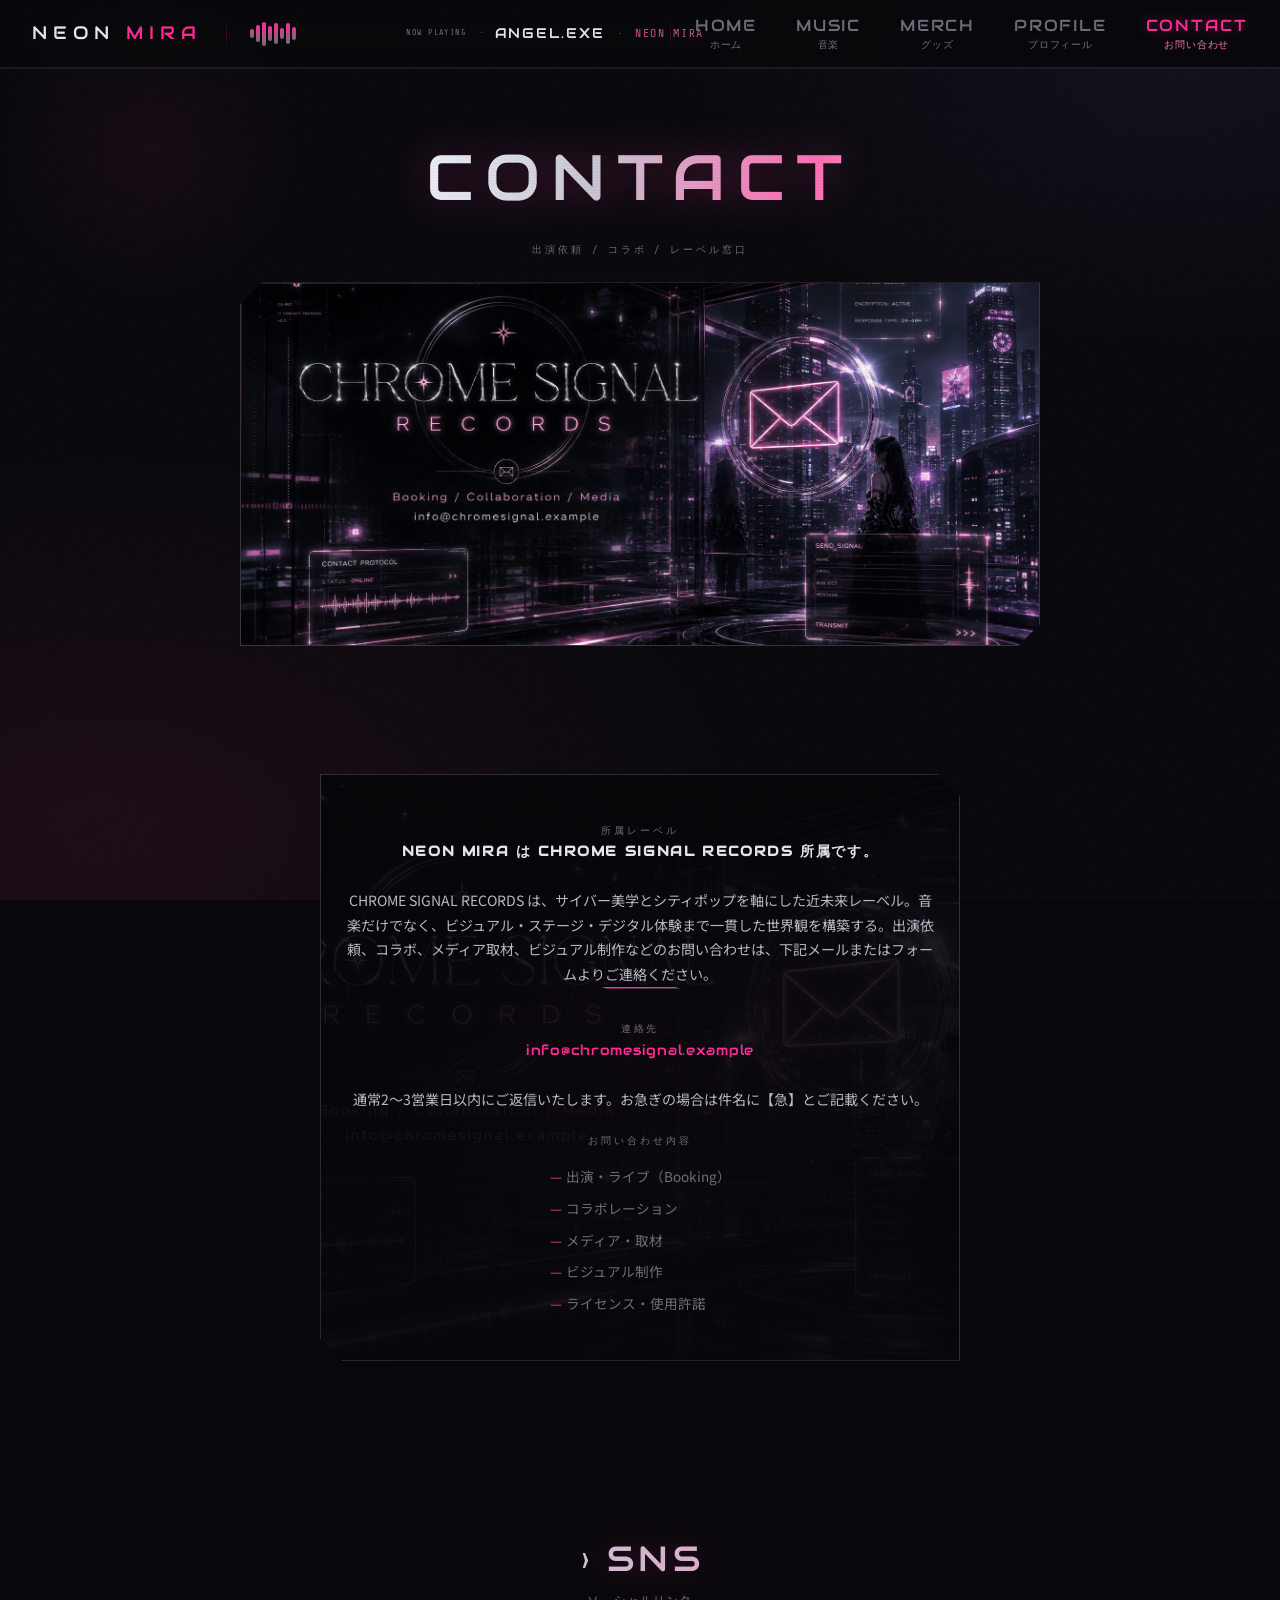
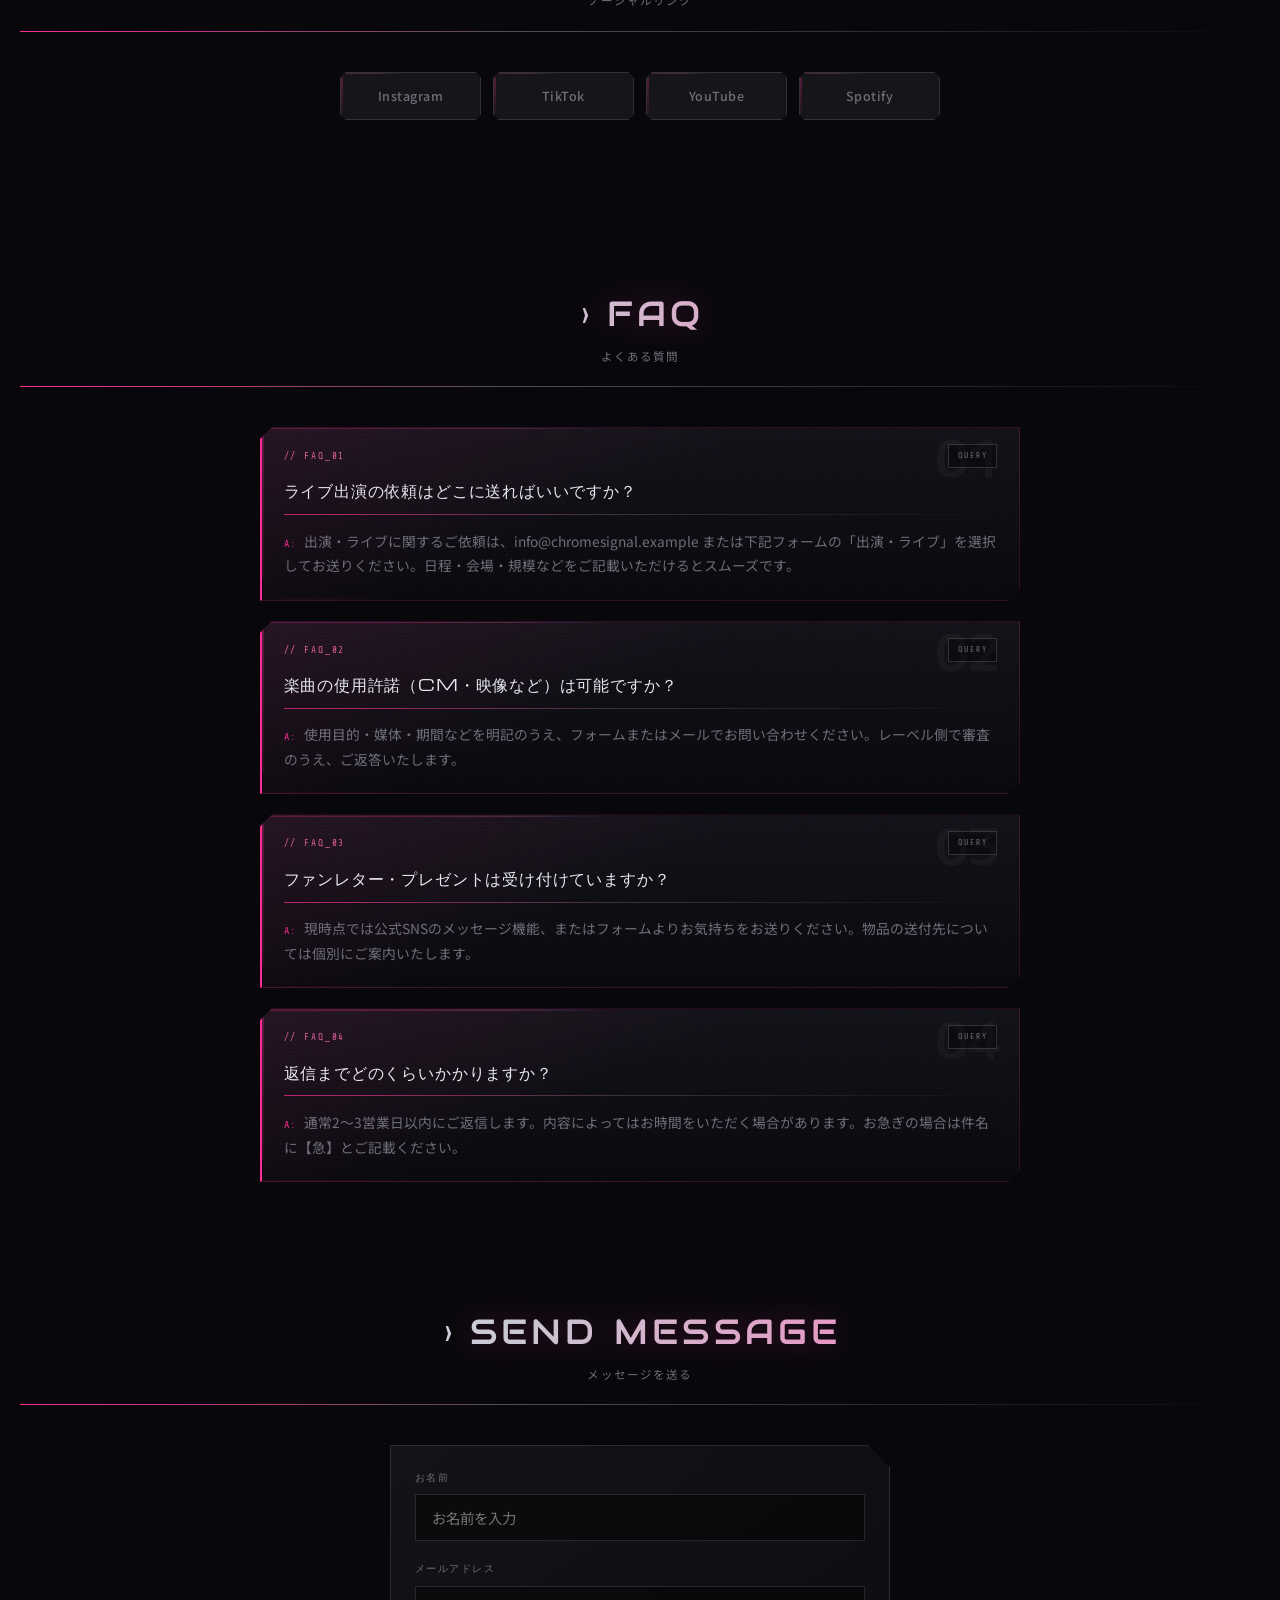
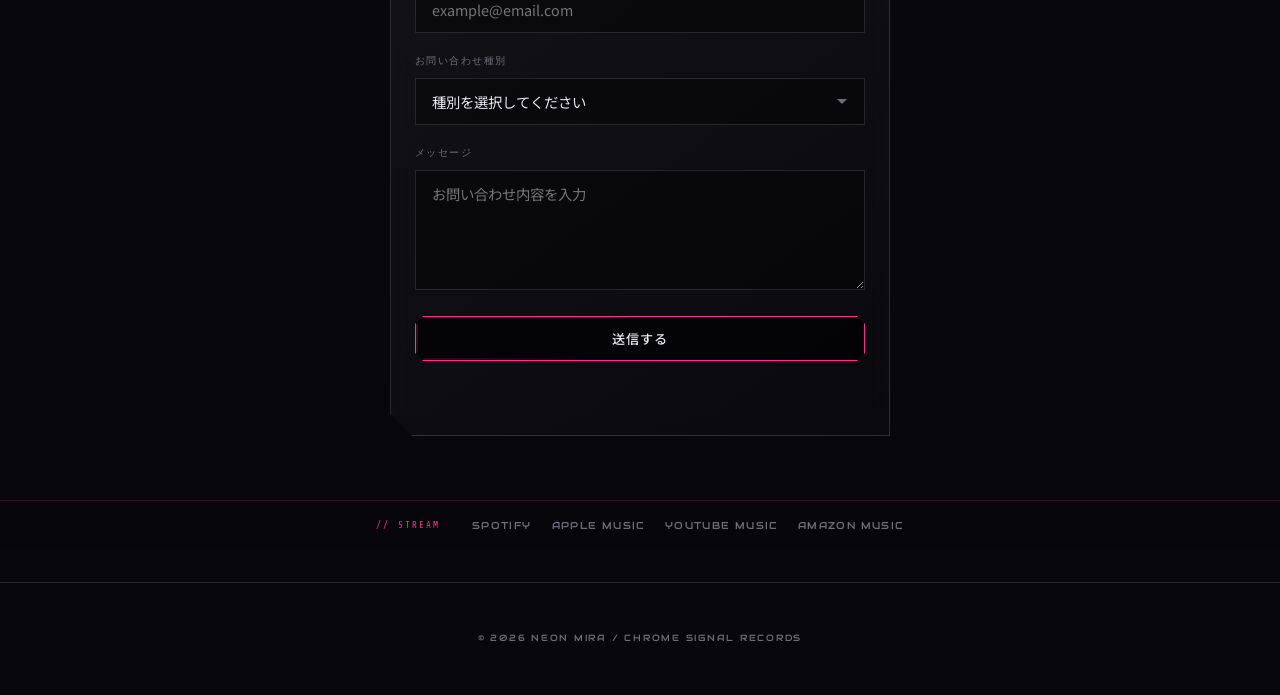
<file: contact.html>
<!DOCTYPE html>
<html lang="ja">
<head>
  <meta charset="UTF-8">
  <meta name="viewport" content="width=device-width, initial-scale=1.0">
  <title>お問い合わせ — NEON MIRA 公式サイト</title>
  <meta name="description" content="NEON MIRA — 出演・コラボ・レーベルへのお問い合わせ">
  <meta property="og:title" content="お問い合わせ — NEON MIRA 公式サイト">
  <meta property="og:description" content="NEON MIRA — 出演・コラボ・レーベルへのお問い合わせ">
  <meta property="og:image" content="https://example.com/images/og-image.jpg">
  <meta property="og:type" content="website">
  <meta property="og:url" content="https://example.com/contact.html">
  <meta name="twitter:card" content="summary_large_image">
  <meta name="twitter:title" content="お問い合わせ — NEON MIRA 公式サイト">
  <meta name="twitter:description" content="NEON MIRA — 出演・コラボ・レーベルへのお問い合わせ">
  <meta name="twitter:image" content="https://example.com/images/og-image.jpg">
  <link rel="preconnect" href="https://fonts.googleapis.com">
  <link rel="preconnect" href="https://fonts.gstatic.com" crossorigin>
  <link href="https://fonts.googleapis.com/css2?family=Audiowide&family=M+PLUS+1:wght@400;500;700&family=Michroma&family=Noto+Sans+JP:wght@300;400;500&family=Orbitron:wght@400;500;600&family=Share+Tech+Mono&display=swap" rel="stylesheet">
  <link rel="stylesheet" href="style.css">
</head>
<body>

  <div class="ambient-bg" aria-hidden="true"></div>
  <div class="scanlines" aria-hidden="true"></div>

  <header class="site-header">
    <a href="index.html" class="site-logo">NEON <span>MIRA</span></a>
    <a href="music.html" class="header-now-playing" aria-label="Angel.exe 試聴ページへ">
      <div class="header-now-playing__wave waveform waveform--header" aria-hidden="true">
        <span class="waveform__bar"></span>
        <span class="waveform__bar"></span>
        <span class="waveform__bar"></span>
        <span class="waveform__bar"></span>
        <span class="waveform__bar"></span>
        <span class="waveform__bar"></span>
        <span class="waveform__bar"></span>
        <span class="waveform__bar"></span>
        <span class="waveform__bar"></span>
        <span class="waveform__bar"></span>
      </div>
      <span class="header-now-playing__info">
        <span class="header-now-playing__tag">NOW PLAYING</span>
        <span class="header-now-playing__track">Angel.exe</span>
        <span class="header-now-playing__artist">NEON MIRA</span>
      </span>
    </a>
    <nav class="header-nav" aria-label="メインナビゲーション">
      <a href="index.html"><span class="nav-link__en">Home</span><span class="nav-link__ja">ホーム</span></a>
      <a href="music.html"><span class="nav-link__en">Music</span><span class="nav-link__ja">音楽</span></a>
      <a href="merch.html"><span class="nav-link__en">Merch</span><span class="nav-link__ja">グッズ</span></a>
      <a href="profile.html"><span class="nav-link__en">Profile</span><span class="nav-link__ja">プロフィール</span></a>
      <a href="contact.html"><span class="nav-link__en">Contact</span><span class="nav-link__ja">お問い合わせ</span></a>
    </nav>
    <button type="button" class="menu-toggle" aria-expanded="false" aria-controls="mobile-menu" aria-label="メニューを開く">
      <span class="menu-toggle__bar" aria-hidden="true"></span>
      <span class="menu-toggle__bar" aria-hidden="true"></span>
      <span class="menu-toggle__bar" aria-hidden="true"></span>
    </button>
  </header>

  <div class="mobile-menu" id="mobile-menu" aria-hidden="true" inert>
    <button type="button" class="mobile-menu__close" aria-label="メニューを閉じる">
      <span class="mobile-menu__close-x" aria-hidden="true"></span>
    </button>
    <div class="mobile-menu__inner">
      <p class="mobile-menu__tag">// NAV</p>
      <nav class="mobile-menu__nav" aria-label="モバイルナビゲーション">
        <a href="index.html"><span class="nav-link__en">Home</span><span class="nav-link__ja">ホーム</span></a>
        <a href="music.html"><span class="nav-link__en">Music</span><span class="nav-link__ja">音楽</span></a>
        <a href="merch.html"><span class="nav-link__en">Merch</span><span class="nav-link__ja">グッズ</span></a>
        <a href="profile.html"><span class="nav-link__en">Profile</span><span class="nav-link__ja">プロフィール</span></a>
        <a href="contact.html"><span class="nav-link__en">Contact</span><span class="nav-link__ja">お問い合わせ</span></a>
      </nav>
    </div>
  </div>

  <main>
    <section class="page-hero page-hero--visual">
      <div class="container page-hero__content">
        <h1 class="heading-display heading-xl">Contact</h1>
        <p class="label">出演依頼 / コラボ / レーベル窓口</p>
        <div class="contact-hero-visual glow-image reveal">
          <img src="images/contact-visual.jpg" alt="CHROME SIGNAL RECORDS ビジュアル" class="img-fade" width="1000" height="500" loading="eager" decoding="async">
        </div>
      </div>
    </section>

    <section class="section">
      <div class="container">
        <div class="glass-card label-contact reveal">
          <div class="label-contact__bg" aria-hidden="true">
            <img src="images/contact-visual.jpg" alt="" width="1000" height="500" loading="lazy" decoding="async">
            <div class="visual-overlay visual-overlay--dark"></div>
          </div>
          <div class="label-contact__content">
            <span class="label">所属レーベル</span>
            <h3>NEON MIRA は CHROME SIGNAL RECORDS 所属です。</h3>
            <p class="label-about">CHROME SIGNAL RECORDS は、サイバー美学とシティポップを軸にした近未来レーベル。音楽だけでなく、ビジュアル・ステージ・デジタル体験まで一貫した世界観を構築する。出演依頼、コラボ、メディア取材、ビジュアル制作などのお問い合わせは、下記メールまたはフォームよりご連絡ください。</p>
            <div class="divider"></div>
            <span class="label">連絡先</span>
            <a href="mailto:info@chromesignal.example" class="label-email">info@chromesignal.example</a>
            <p class="label-about" style="margin-top: 0.5rem;">通常2〜3営業日以内にご返信いたします。お急ぎの場合は件名に【急】とご記載ください。</p>
            <span class="label" style="display: block; margin: 1.25rem 0 0.75rem;">お問い合わせ内容</span>
            <ul class="label-for">
              <li>出演・ライブ（Booking）</li>
              <li>コラボレーション</li>
              <li>メディア・取材</li>
              <li>ビジュアル制作</li>
              <li>ライセンス・使用許諾</li>
            </ul>
          </div>
        </div>
      </div>
    </section>

    <section class="section">
      <div class="container">
        <div class="section-header reveal section-header--y2k" style="text-align: center;">
          <h2 class="heading-display heading-lg">SNS</h2>
          <span class="label label--ja">ソーシャルリンク</span>
        </div>

        <div class="sns-grid reveal" style="max-width: 600px; margin: 0 auto;">
          <a href="#" class="sns-link">Instagram</a>
          <a href="#" class="sns-link">TikTok</a>
          <a href="#" class="sns-link">YouTube</a>
          <a href="#" class="sns-link">Spotify</a>
        </div>
        <p class="text-ja reveal" style="text-align: center; margin-top: 1.25rem; font-size: 0.85rem; color: var(--text-muted);">最新情報・MV・ライブ告知はInstagramとYouTubeを中心に更新しています。</p>
      </div>
    </section>

    <section class="section">
      <div class="container">
        <div class="section-header reveal section-header--y2k" style="text-align: center;">
          <h2 class="heading-display heading-lg">FAQ</h2>
          <span class="label label--ja">よくある質問</span>
        </div>

        <div class="faq-list">
          <article class="glass-card faq-item reveal" data-num="01">
            <span class="hover-border" aria-hidden="true"></span>
            <span class="faq-item__grain" aria-hidden="true"></span>
            <span class="faq-item__scanlines" aria-hidden="true"></span>
            <div class="faq-item__top">
              <span class="faq-item__id">// FAQ_01</span>
              <span class="faq-item__tag">QUERY</span>
            </div>
            <h4 class="faq-item__q">ライブ出演の依頼はどこに送ればいいですか？</h4>
            <div class="faq-item__line" aria-hidden="true"></div>
            <p class="faq-item__a"><span class="faq-item__prefix">A:</span>出演・ライブに関するご依頼は、info@chromesignal.example または下記フォームの「出演・ライブ」を選択してお送りください。日程・会場・規模などをご記載いただけるとスムーズです。</p>
          </article>
          <article class="glass-card faq-item reveal" data-num="02">
            <span class="hover-border" aria-hidden="true"></span>
            <span class="faq-item__grain" aria-hidden="true"></span>
            <span class="faq-item__scanlines" aria-hidden="true"></span>
            <div class="faq-item__top">
              <span class="faq-item__id">// FAQ_02</span>
              <span class="faq-item__tag">QUERY</span>
            </div>
            <h4 class="faq-item__q">楽曲の使用許諾（CM・映像など）は可能ですか？</h4>
            <div class="faq-item__line" aria-hidden="true"></div>
            <p class="faq-item__a"><span class="faq-item__prefix">A:</span>使用目的・媒体・期間などを明記のうえ、フォームまたはメールでお問い合わせください。レーベル側で審査のうえ、ご返答いたします。</p>
          </article>
          <article class="glass-card faq-item reveal" data-num="03">
            <span class="hover-border" aria-hidden="true"></span>
            <span class="faq-item__grain" aria-hidden="true"></span>
            <span class="faq-item__scanlines" aria-hidden="true"></span>
            <div class="faq-item__top">
              <span class="faq-item__id">// FAQ_03</span>
              <span class="faq-item__tag">QUERY</span>
            </div>
            <h4 class="faq-item__q">ファンレター・プレゼントは受け付けていますか？</h4>
            <div class="faq-item__line" aria-hidden="true"></div>
            <p class="faq-item__a"><span class="faq-item__prefix">A:</span>現時点では公式SNSのメッセージ機能、またはフォームよりお気持ちをお送りください。物品の送付先については個別にご案内いたします。</p>
          </article>
          <article class="glass-card faq-item reveal" data-num="04">
            <span class="hover-border" aria-hidden="true"></span>
            <span class="faq-item__grain" aria-hidden="true"></span>
            <span class="faq-item__scanlines" aria-hidden="true"></span>
            <div class="faq-item__top">
              <span class="faq-item__id">// FAQ_04</span>
              <span class="faq-item__tag">QUERY</span>
            </div>
            <h4 class="faq-item__q">返信までどのくらいかかりますか？</h4>
            <div class="faq-item__line" aria-hidden="true"></div>
            <p class="faq-item__a"><span class="faq-item__prefix">A:</span>通常2〜3営業日以内にご返信します。内容によってはお時間をいただく場合があります。お急ぎの場合は件名に【急】とご記載ください。</p>
          </article>
        </div>
      </div>
    </section>

    <section class="section">
      <div class="container">
        <div class="section-header reveal section-header--y2k" style="text-align: center;">
          <h2 class="heading-display heading-lg">SEND MESSAGE</h2>
          <span class="label label--ja">メッセージを送る</span>
        </div>

        <form class="contact-form glass-card reveal" id="contact-form">
          <div class="form-group">
            <label for="name">お名前</label>
            <input type="text" id="name" name="name" required placeholder="お名前を入力">
          </div>

          <div class="form-group">
            <label for="email">メールアドレス</label>
            <input type="email" id="email" name="email" required placeholder="example@email.com">
          </div>

          <div class="form-group">
            <label for="type">お問い合わせ種別</label>
            <select id="type" name="type" required>
              <option value="" disabled selected>種別を選択してください</option>
              <option value="booking">出演・ライブ</option>
              <option value="collaboration">コラボレーション</option>
              <option value="media">メディア・取材</option>
              <option value="visual">ビジュアル制作</option>
              <option value="license">ライセンス・使用許諾</option>
              <option value="other">その他</option>
            </select>
          </div>

          <div class="form-group">
            <label for="message">メッセージ</label>
            <textarea id="message" name="message" required placeholder="お問い合わせ内容を入力"></textarea>
          </div>

          <button type="submit" class="btn btn-primary btn--full">送信する</button>

          <p class="form-message" id="form-message" role="status" aria-live="polite"></p>
        </form>
      </div>
    </section>
  </main>

  <aside class="streaming-bar" aria-label="ストリーミングサービス">
    <div class="container streaming-bar__inner">
      <span class="streaming-bar__label">// STREAM</span>
      <nav class="streaming-bar__nav">
        <a href="#">Spotify</a>
        <a href="#">Apple Music</a>
        <a href="#">YouTube Music</a>
        <a href="#">Amazon Music</a>
      </nav>
    </div>
  </aside>

  <footer class="site-footer">
    <div class="container">
      <p>&copy; 2026 NEON MIRA / CHROME SIGNAL RECORDS</p>
    </div>
  </footer>

  <script src="script.js"></script>
</body>
</html>
</file>
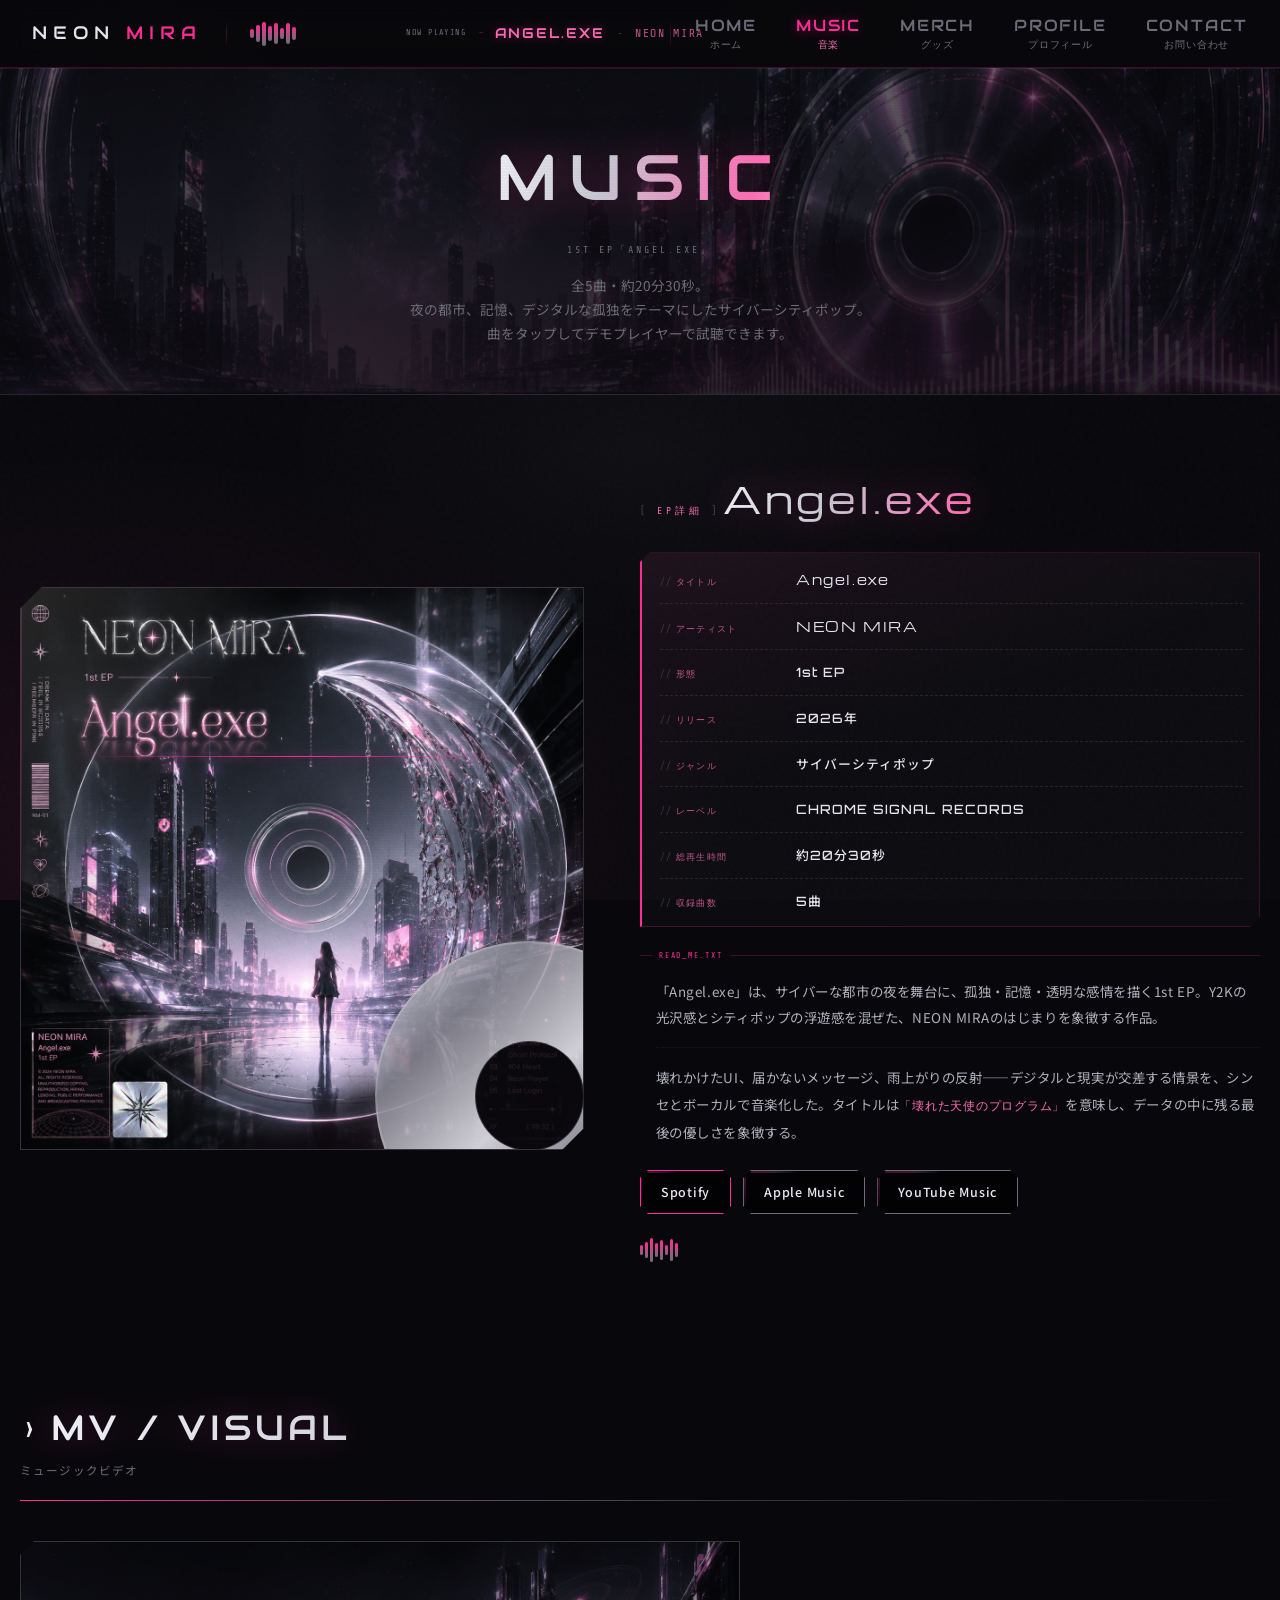
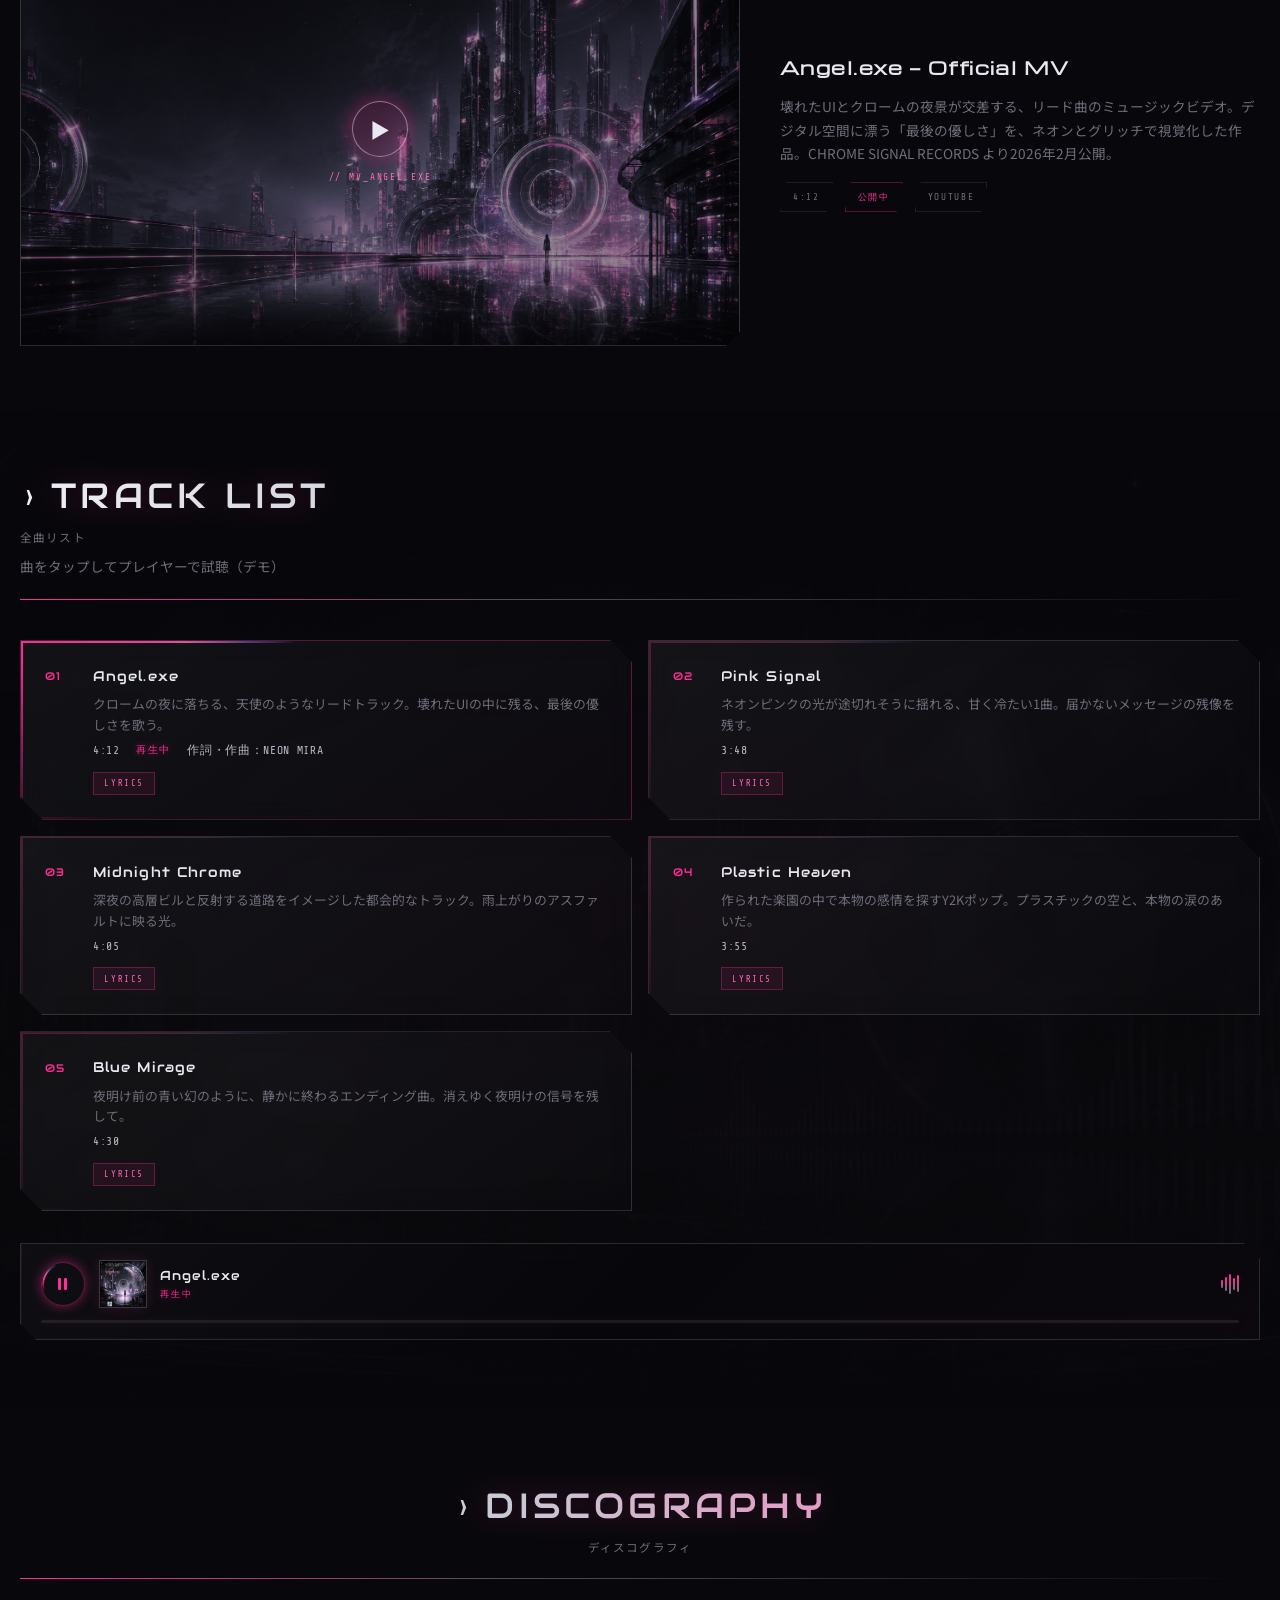
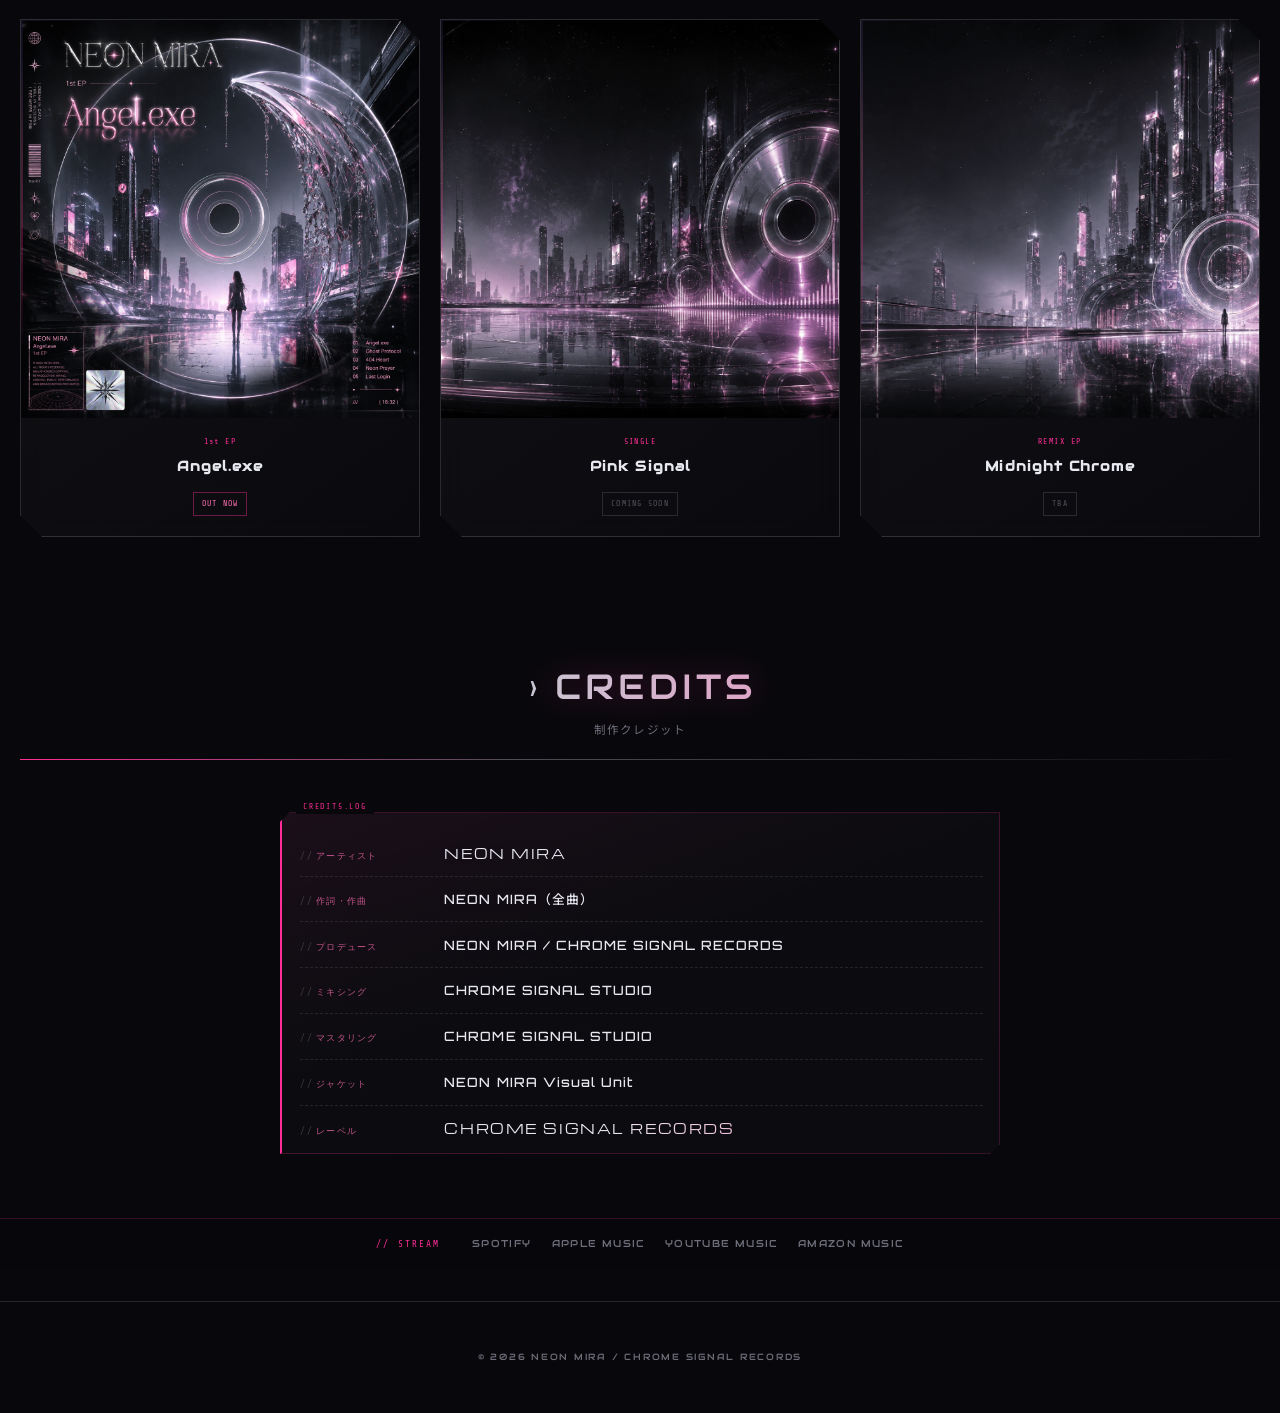
<file: music.html>
<!DOCTYPE html>
<html lang="ja">
<head>
  <meta charset="UTF-8">
  <meta name="viewport" content="width=device-width, initial-scale=1.0">
  <title>音楽 — NEON MIRA 公式サイト</title>
  <meta name="description" content="NEON MIRA 1st EP「Angel.exe」— 収録曲・詳細情報">
  <meta property="og:title" content="音楽 — NEON MIRA 公式サイト">
  <meta property="og:description" content="NEON MIRA 1st EP「Angel.exe」— 収録曲・詳細情報">
  <meta property="og:image" content="https://example.com/images/og-image.jpg">
  <meta property="og:type" content="website">
  <meta property="og:url" content="https://example.com/music.html">
  <meta name="twitter:card" content="summary_large_image">
  <meta name="twitter:title" content="音楽 — NEON MIRA 公式サイト">
  <meta name="twitter:description" content="NEON MIRA 1st EP「Angel.exe」— 収録曲・詳細情報">
  <meta name="twitter:image" content="https://example.com/images/og-image.jpg">
  <link rel="preconnect" href="https://fonts.googleapis.com">
  <link rel="preconnect" href="https://fonts.gstatic.com" crossorigin>
  <link href="https://fonts.googleapis.com/css2?family=Audiowide&family=M+PLUS+1:wght@400;500;700&family=Michroma&family=Noto+Sans+JP:wght@300;400;500&family=Orbitron:wght@400;500;600&family=Share+Tech+Mono&display=swap" rel="stylesheet">
  <link rel="stylesheet" href="style.css">
</head>
<body class="page-music">

  <div class="ambient-bg" aria-hidden="true"></div>
  <div class="scanlines" aria-hidden="true"></div>

  <header class="site-header">
    <a href="index.html" class="site-logo">NEON <span>MIRA</span></a>
    <a href="music.html" class="header-now-playing" aria-label="Angel.exe 試聴ページへ">
      <div class="header-now-playing__wave waveform waveform--header" aria-hidden="true">
        <span class="waveform__bar"></span>
        <span class="waveform__bar"></span>
        <span class="waveform__bar"></span>
        <span class="waveform__bar"></span>
        <span class="waveform__bar"></span>
        <span class="waveform__bar"></span>
        <span class="waveform__bar"></span>
        <span class="waveform__bar"></span>
        <span class="waveform__bar"></span>
        <span class="waveform__bar"></span>
      </div>
      <span class="header-now-playing__info">
        <span class="header-now-playing__tag">NOW PLAYING</span>
        <span class="header-now-playing__track">Angel.exe</span>
        <span class="header-now-playing__artist">NEON MIRA</span>
      </span>
    </a>
    <nav class="header-nav" aria-label="メインナビゲーション">
      <a href="index.html"><span class="nav-link__en">Home</span><span class="nav-link__ja">ホーム</span></a>
      <a href="music.html"><span class="nav-link__en">Music</span><span class="nav-link__ja">音楽</span></a>
      <a href="merch.html"><span class="nav-link__en">Merch</span><span class="nav-link__ja">グッズ</span></a>
      <a href="profile.html"><span class="nav-link__en">Profile</span><span class="nav-link__ja">プロフィール</span></a>
      <a href="contact.html"><span class="nav-link__en">Contact</span><span class="nav-link__ja">お問い合わせ</span></a>
    </nav>
    <button type="button" class="menu-toggle" aria-expanded="false" aria-controls="mobile-menu" aria-label="メニューを開く">
      <span class="menu-toggle__bar" aria-hidden="true"></span>
      <span class="menu-toggle__bar" aria-hidden="true"></span>
      <span class="menu-toggle__bar" aria-hidden="true"></span>
    </button>
  </header>

  <div class="mobile-menu" id="mobile-menu" aria-hidden="true" inert>
    <button type="button" class="mobile-menu__close" aria-label="メニューを閉じる">
      <span class="mobile-menu__close-x" aria-hidden="true"></span>
    </button>
    <div class="mobile-menu__inner">
      <p class="mobile-menu__tag">// NAV</p>
      <nav class="mobile-menu__nav" aria-label="モバイルナビゲーション">
        <a href="index.html"><span class="nav-link__en">Home</span><span class="nav-link__ja">ホーム</span></a>
        <a href="music.html"><span class="nav-link__en">Music</span><span class="nav-link__ja">音楽</span></a>
        <a href="merch.html"><span class="nav-link__en">Merch</span><span class="nav-link__ja">グッズ</span></a>
        <a href="profile.html"><span class="nav-link__en">Profile</span><span class="nav-link__ja">プロフィール</span></a>
        <a href="contact.html"><span class="nav-link__en">Contact</span><span class="nav-link__ja">お問い合わせ</span></a>
      </nav>
    </div>
  </div>

  <main>
    <section class="page-hero page-hero--visual page-hero--music">
      <div class="hero-bg" aria-hidden="true">
        <img src="images/music-player-bg.jpg" alt="" class="hero-bg__img" width="1200" height="400" loading="eager" decoding="async">
        <div class="visual-overlay visual-overlay--dark"></div>
        <div class="hero-bg__noise"></div>
      </div>
      <div class="container page-hero__content">
        <h1 class="heading-display heading-xl">Music</h1>
        <p class="label">1st EP「Angel.exe」</p>
        <p class="text-ja music-hero__lead">
          <span class="music-hero__line">全5曲・約20分30秒。</span>
          <span class="music-hero__line">夜の都市、記憶、デジタルな孤独をテーマにしたサイバーシティポップ。</span>
          <span class="music-hero__line">曲をタップしてデモプレイヤーで試聴できます。</span>
        </p>
      </div>
    </section>

    <section class="section">
      <div class="container">
        <div class="ep-detail reveal">
          <div class="image-frame cover-art cover-art--lg glow-image">
            <img src="images/cover-angel-exe.jpg" alt="NEON MIRA 1st EP「Angel.exe」ジャケット" class="cover-art__img img-fade" width="800" height="800" loading="eager" decoding="async">
            <span class="image-frame__noise" aria-hidden="true"></span>
            <span class="cover-art__chrome-ring" aria-hidden="true"></span>
            <div class="cover-art__frame-deco" aria-hidden="true">
              <div class="cd-jacket__neon-line cd-jacket__neon-line--1"></div>
            </div>
          </div>

          <div class="ep-detail__info">
            <span class="label ep-detail__label">EP詳細</span>
            <h2 class="ep-detail__title">Angel.exe</h2>

            <dl class="meta-list meta-list--y2k">
              <div class="meta-list__item meta-list__item--accent">
                <dt>タイトル</dt>
                <dd>Angel.exe</dd>
              </div>
              <div class="meta-list__item meta-list__item--accent">
                <dt>アーティスト</dt>
                <dd>NEON MIRA</dd>
              </div>
              <div class="meta-list__item">
                <dt>形態</dt>
                <dd>1st EP</dd>
              </div>
              <div class="meta-list__item">
                <dt>リリース</dt>
                <dd>2026年</dd>
              </div>
              <div class="meta-list__item">
                <dt>ジャンル</dt>
                <dd>サイバーシティポップ</dd>
              </div>
              <div class="meta-list__item">
                <dt>レーベル</dt>
                <dd>CHROME SIGNAL RECORDS</dd>
              </div>
              <div class="meta-list__item">
                <dt>総再生時間</dt>
                <dd>約20分30秒</dd>
              </div>
              <div class="meta-list__item">
                <dt>収録曲数</dt>
                <dd>5曲</dd>
              </div>
            </dl>

            <div class="ep-prose prose">
              <p>「Angel.exe」は、サイバーな都市の夜を舞台に、孤独・記憶・透明な感情を描く1st EP。Y2Kの光沢感とシティポップの浮遊感を混ぜた、NEON MIRAのはじまりを象徴する作品。</p>
              <p>壊れかけたUI、届かないメッセージ、雨上がりの反射——デジタルと現実が交差する情景を、シンセとボーカルで音楽化した。タイトルは<em>「壊れた天使のプログラム」</em>を意味し、データの中に残る最後の優しさを象徴する。</p>
            </div>

            <div class="stream-links">
              <a href="#" class="btn btn-primary">Spotify</a>
              <a href="#" class="btn">Apple Music</a>
              <a href="#" class="btn">YouTube Music</a>
            </div>

            <div class="waveform" aria-hidden="true" style="margin-top: 1.5rem;">
              <span class="waveform__bar"></span>
              <span class="waveform__bar"></span>
              <span class="waveform__bar"></span>
              <span class="waveform__bar"></span>
              <span class="waveform__bar"></span>
              <span class="waveform__bar"></span>
              <span class="waveform__bar"></span>
              <span class="waveform__bar"></span>
            </div>
          </div>
        </div>
      </div>
    </section>

    <!-- MV / Visual -->
    <section class="section" id="mv">
      <div class="container">
        <div class="section-header reveal section-header--y2k">
          <h2 class="heading-display heading-lg">MV / VISUAL</h2>
          <span class="label label--ja">ミュージックビデオ</span>
        </div>

        <div class="mv-block reveal">
          <a href="#" class="mv-player glow-image">
            <img src="images/chrome-city-bg.jpg" alt="Angel.exe ミュージックビデオ サムネイル" class="mv-player__img" width="1920" height="1080" loading="lazy" decoding="async">
            <div class="mv-player__overlay">
              <span class="mv-player__play" aria-hidden="true">▶</span>
              <span class="mv-player__tag">// MV_ANGEL.EXE</span>
            </div>
          </a>
          <div class="mv-info">
            <h3 class="mv-info__title">Angel.exe — Official MV</h3>
            <p class="text-ja">壊れたUIとクロームの夜景が交差する、リード曲のミュージックビデオ。デジタル空間に漂う「最後の優しさ」を、ネオンとグリッチで視覚化した作品。CHROME SIGNAL RECORDS より2026年2月公開。</p>
            <div class="release-meta" style="margin-top: 1rem;">
              <span class="meta-tag">4:12</span>
              <span class="meta-tag meta-tag--pink">公開中</span>
              <span class="meta-tag">YouTube</span>
            </div>
          </div>
        </div>
      </div>
    </section>

    <section class="section track-list-section">
      <div class="track-list-section__bg" aria-hidden="true">
        <img src="images/music-player-bg.jpg" alt="" width="1200" height="400" loading="lazy" decoding="async">
        <div class="visual-overlay visual-overlay--dark"></div>
      </div>
      <div class="container">
        <div class="section-header reveal section-header--y2k">
          <h2 class="heading-display heading-lg">TRACK LIST</h2>
          <span class="label label--ja">全曲リスト</span>
          <p class="text-ja" style="margin-top: 0.5rem;">曲をタップしてプレイヤーで試聴（デモ）</p>
        </div>

        <div class="track-grid">
          <div class="glass-card track-card track-card--clickable reveal" data-track="Angel.exe">
            <span class="hover-border" aria-hidden="true"></span>
            <span class="track-number">01</span>
            <div>
              <p class="track-name">Angel.exe</p>
              <p class="track-desc">クロームの夜に落ちる、天使のようなリードトラック。壊れたUIの中に残る、最後の優しさを歌う。</p>
              <p class="track-meta"><span class="track-duration">4:12</span><span class="track-playing-label" hidden>再生中</span><span>作詞・作曲：NEON MIRA</span></p>
              <div class="track-card__actions">
                <button type="button" class="track-lyrics-btn" data-lyrics="Angel.exe">LYRICS</button>
              </div>
            </div>
          </div>
          <div class="glass-card track-card track-card--clickable reveal" data-track="Pink Signal">
            <span class="hover-border" aria-hidden="true"></span>
            <span class="track-number">02</span>
            <div>
              <p class="track-name">Pink Signal</p>
              <p class="track-desc">ネオンピンクの光が途切れそうに揺れる、甘く冷たい1曲。届かないメッセージの残像を残す。</p>
              <p class="track-meta"><span class="track-duration">3:48</span><span class="track-playing-label" hidden>再生中</span></p>
              <div class="track-card__actions">
                <button type="button" class="track-lyrics-btn" data-lyrics="Pink Signal">LYRICS</button>
              </div>
            </div>
          </div>
          <div class="glass-card track-card track-card--clickable reveal" data-track="Midnight Chrome">
            <span class="hover-border" aria-hidden="true"></span>
            <span class="track-number">03</span>
            <div>
              <p class="track-name">Midnight Chrome</p>
              <p class="track-desc">深夜の高層ビルと反射する道路をイメージした都会的なトラック。雨上がりのアスファルトに映る光。</p>
              <p class="track-meta"><span class="track-duration">4:05</span><span class="track-playing-label" hidden>再生中</span></p>
              <div class="track-card__actions">
                <button type="button" class="track-lyrics-btn" data-lyrics="Midnight Chrome">LYRICS</button>
              </div>
            </div>
          </div>
          <div class="glass-card track-card track-card--clickable reveal" data-track="Plastic Heaven">
            <span class="hover-border" aria-hidden="true"></span>
            <span class="track-number">04</span>
            <div>
              <p class="track-name">Plastic Heaven</p>
              <p class="track-desc">作られた楽園の中で本物の感情を探すY2Kポップ。プラスチックの空と、本物の涙のあいだ。</p>
              <p class="track-meta"><span class="track-duration">3:55</span><span class="track-playing-label" hidden>再生中</span></p>
              <div class="track-card__actions">
                <button type="button" class="track-lyrics-btn" data-lyrics="Plastic Heaven">LYRICS</button>
              </div>
            </div>
          </div>
          <div class="glass-card track-card track-card--clickable reveal" data-track="Blue Mirage">
            <span class="hover-border" aria-hidden="true"></span>
            <span class="track-number">05</span>
            <div>
              <p class="track-name">Blue Mirage</p>
              <p class="track-desc">夜明け前の青い幻のように、静かに終わるエンディング曲。消えゆく夜明けの信号を残して。</p>
              <p class="track-meta"><span class="track-duration">4:30</span><span class="track-playing-label" hidden>再生中</span></p>
              <div class="track-card__actions">
                <button type="button" class="track-lyrics-btn" data-lyrics="Blue Mirage">LYRICS</button>
              </div>
            </div>
          </div>
        </div>

        <div class="music-player" id="music-player">
          <div class="player-top">
            <button class="player-btn" aria-label="再生 / 一時停止">
              <span class="player-btn__icon"></span>
            </button>
            <div class="player-thumb">
              <img src="images/cover-angel-exe.jpg" alt="NEON MIRA 1st EP「Angel.exe」ジャケット" width="96" height="96" loading="lazy" decoding="async">
            </div>
            <div class="player-track-info">
              <p class="player-track-name">Angel.exe</p>
              <p class="player-status">停止中</p>
            </div>
            <div class="player-waveform" aria-hidden="true">
              <span class="waveform__bar"></span>
              <span class="waveform__bar"></span>
              <span class="waveform__bar"></span>
              <span class="waveform__bar"></span>
              <span class="waveform__bar"></span>
            </div>
          </div>
          <div class="player-progress">
            <div class="player-progress__bar"></div>
          </div>
        </div>
      </div>
    </section>

    <!-- Discography -->
    <section class="section" id="discography">
      <div class="container">
        <div class="section-header reveal section-header--y2k" style="text-align: center;">
          <h2 class="heading-display heading-lg">DISCOGRAPHY</h2>
          <span class="label label--ja">ディスコグラフィ</span>
        </div>

        <div class="disco-grid">
          <article class="glass-card disco-card reveal">
            <span class="hover-border" aria-hidden="true"></span>
            <div class="disco-card__cover">
              <img src="images/cover-angel-exe.jpg" alt="1st EP Angel.exe ジャケット" width="800" height="800" loading="lazy" decoding="async">
            </div>
            <div class="disco-card__body">
              <p class="disco-card__type">1st EP</p>
              <h3 class="disco-card__title">Angel.exe</h3>
              <span class="disco-card__status disco-card__status--out">OUT NOW</span>
            </div>
          </article>
          <article class="glass-card disco-card disco-card--soon reveal">
            <span class="hover-border" aria-hidden="true"></span>
            <div class="disco-card__cover">
              <img src="images/music-player-bg.jpg" alt="シングル Pink Signal ジャケット（準備中）" width="1200" height="400" loading="lazy" decoding="async">
            </div>
            <div class="disco-card__body">
              <p class="disco-card__type">SINGLE</p>
              <h3 class="disco-card__title">Pink Signal</h3>
              <span class="disco-card__status disco-card__status--soon">COMING SOON</span>
            </div>
          </article>
          <article class="glass-card disco-card disco-card--soon reveal">
            <span class="hover-border" aria-hidden="true"></span>
            <div class="disco-card__cover">
              <img src="images/chrome-city-bg.jpg" alt="リミックス EP Midnight Chrome（準備中）" width="1920" height="1080" loading="lazy" decoding="async">
            </div>
            <div class="disco-card__body">
              <p class="disco-card__type">REMIX EP</p>
              <h3 class="disco-card__title">Midnight Chrome</h3>
              <span class="disco-card__status disco-card__status--soon">TBA</span>
            </div>
          </article>
        </div>
      </div>
    </section>

    <section class="section">
      <div class="container">
        <div class="section-header reveal section-header--y2k" style="text-align: center;">
          <h2 class="heading-display heading-lg">CREDITS</h2>
          <span class="label label--ja">制作クレジット</span>
        </div>

        <div class="credits-panel reveal">
          <p class="credits-panel__tag" aria-hidden="true">CREDITS.LOG</p>
          <dl class="meta-list meta-list--y2k">
            <div class="meta-list__item meta-list__item--accent">
              <dt>アーティスト</dt>
              <dd>NEON MIRA</dd>
            </div>
            <div class="meta-list__item">
              <dt>作詞・作曲</dt>
              <dd>NEON MIRA（全曲）</dd>
            </div>
            <div class="meta-list__item">
              <dt>プロデュース</dt>
              <dd>NEON MIRA / CHROME SIGNAL RECORDS</dd>
            </div>
            <div class="meta-list__item">
              <dt>ミキシング</dt>
              <dd>CHROME SIGNAL STUDIO</dd>
            </div>
            <div class="meta-list__item">
              <dt>マスタリング</dt>
              <dd>CHROME SIGNAL STUDIO</dd>
            </div>
            <div class="meta-list__item">
              <dt>ジャケット</dt>
              <dd>NEON MIRA Visual Unit</dd>
            </div>
            <div class="meta-list__item meta-list__item--accent">
              <dt>レーベル</dt>
              <dd>CHROME SIGNAL RECORDS</dd>
            </div>
          </dl>
        </div>
      </div>
    </section>
  </main>

  <aside class="streaming-bar" aria-label="ストリーミングサービス">
    <div class="container streaming-bar__inner">
      <span class="streaming-bar__label">// STREAM</span>
      <nav class="streaming-bar__nav">
        <a href="#">Spotify</a>
        <a href="#">Apple Music</a>
        <a href="#">YouTube Music</a>
        <a href="#">Amazon Music</a>
      </nav>
    </div>
  </aside>

  <footer class="site-footer">
    <div class="container">
      <p>&copy; 2026 NEON MIRA / CHROME SIGNAL RECORDS</p>
    </div>
  </footer>

  <div class="lyrics-modal" id="lyrics-modal" aria-hidden="true" role="dialog" aria-labelledby="lyrics-modal-title">
    <div class="lyrics-modal__backdrop"></div>
    <div class="lyrics-modal__panel">
      <div class="lyrics-modal__bar">
        <span class="lyrics-modal__tag">// LYRICS.SYS</span>
        <button type="button" class="lyrics-modal__close" aria-label="閉じる">×</button>
      </div>
      <h3 class="lyrics-modal__title" id="lyrics-modal-title"></h3>
      <div class="lyrics-modal__body"></div>
    </div>
  </div>

  <script src="script.js"></script>
</body>
</html>
</file>
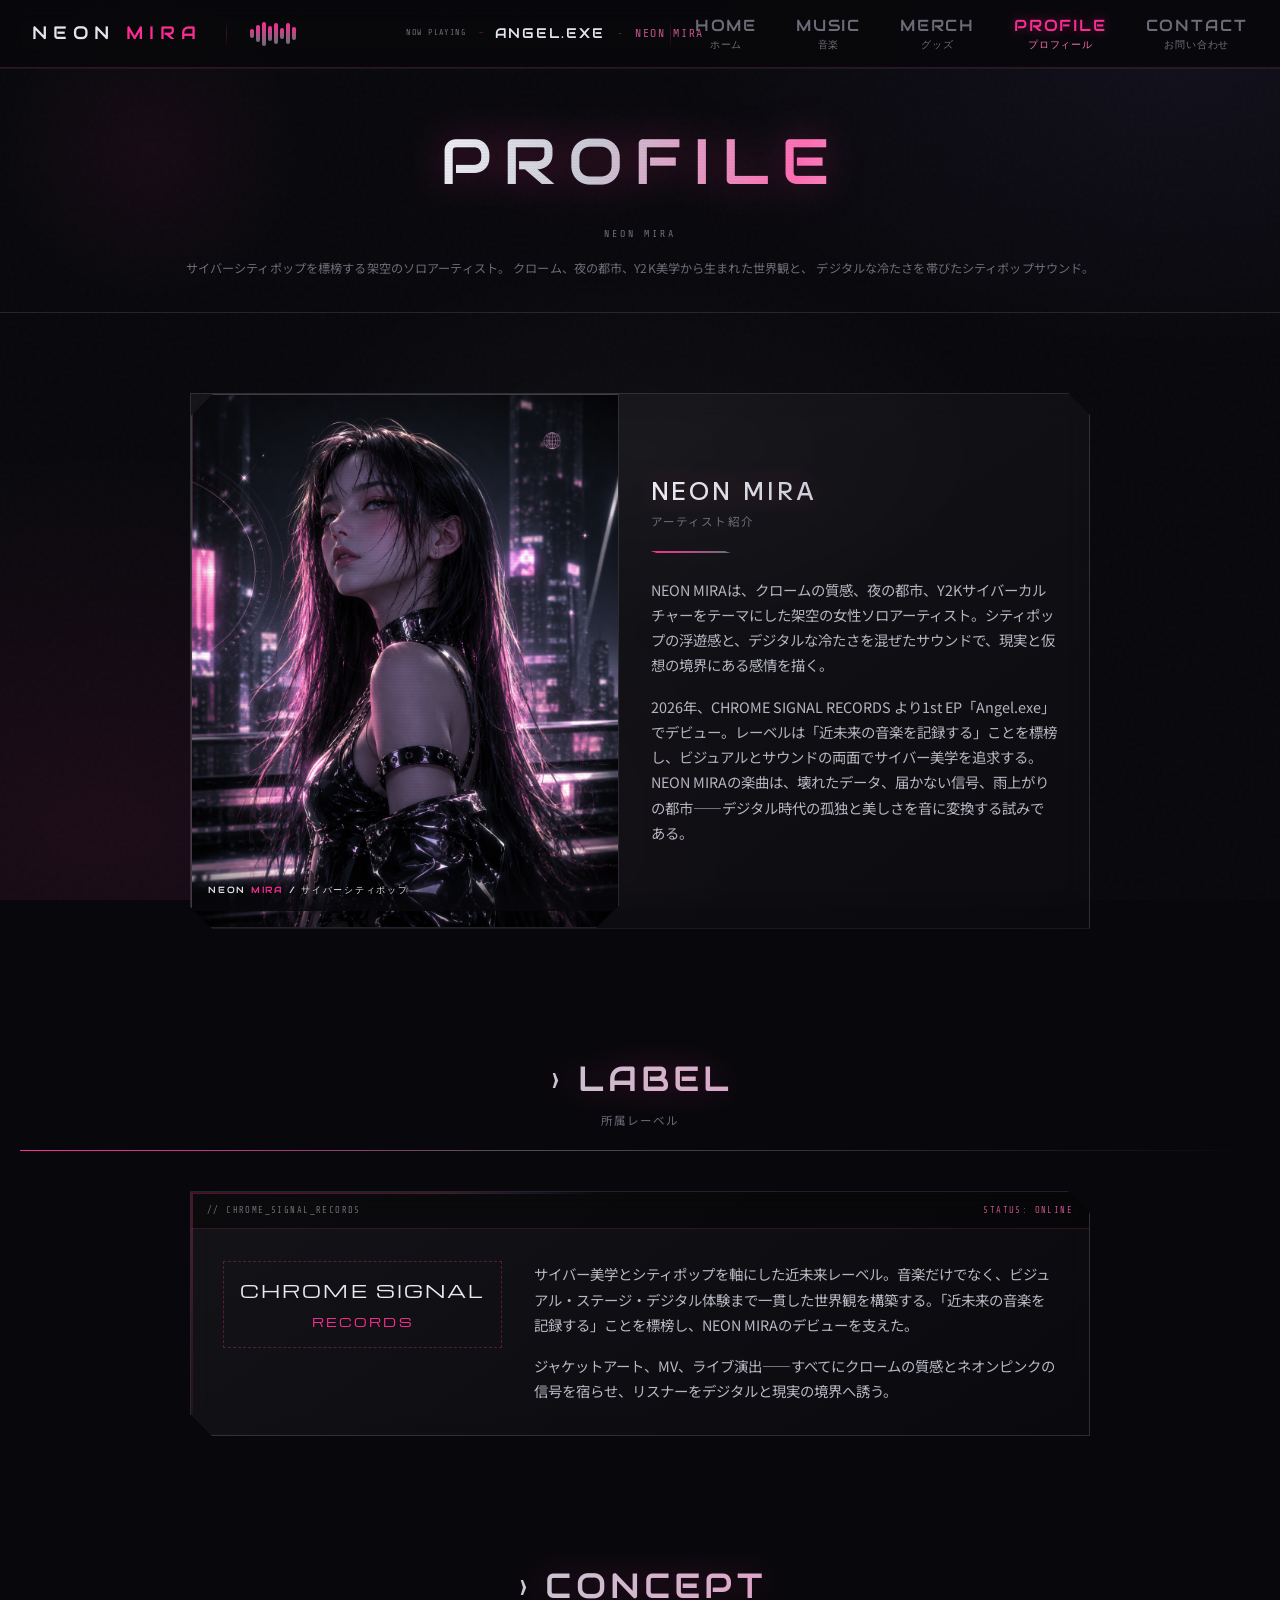
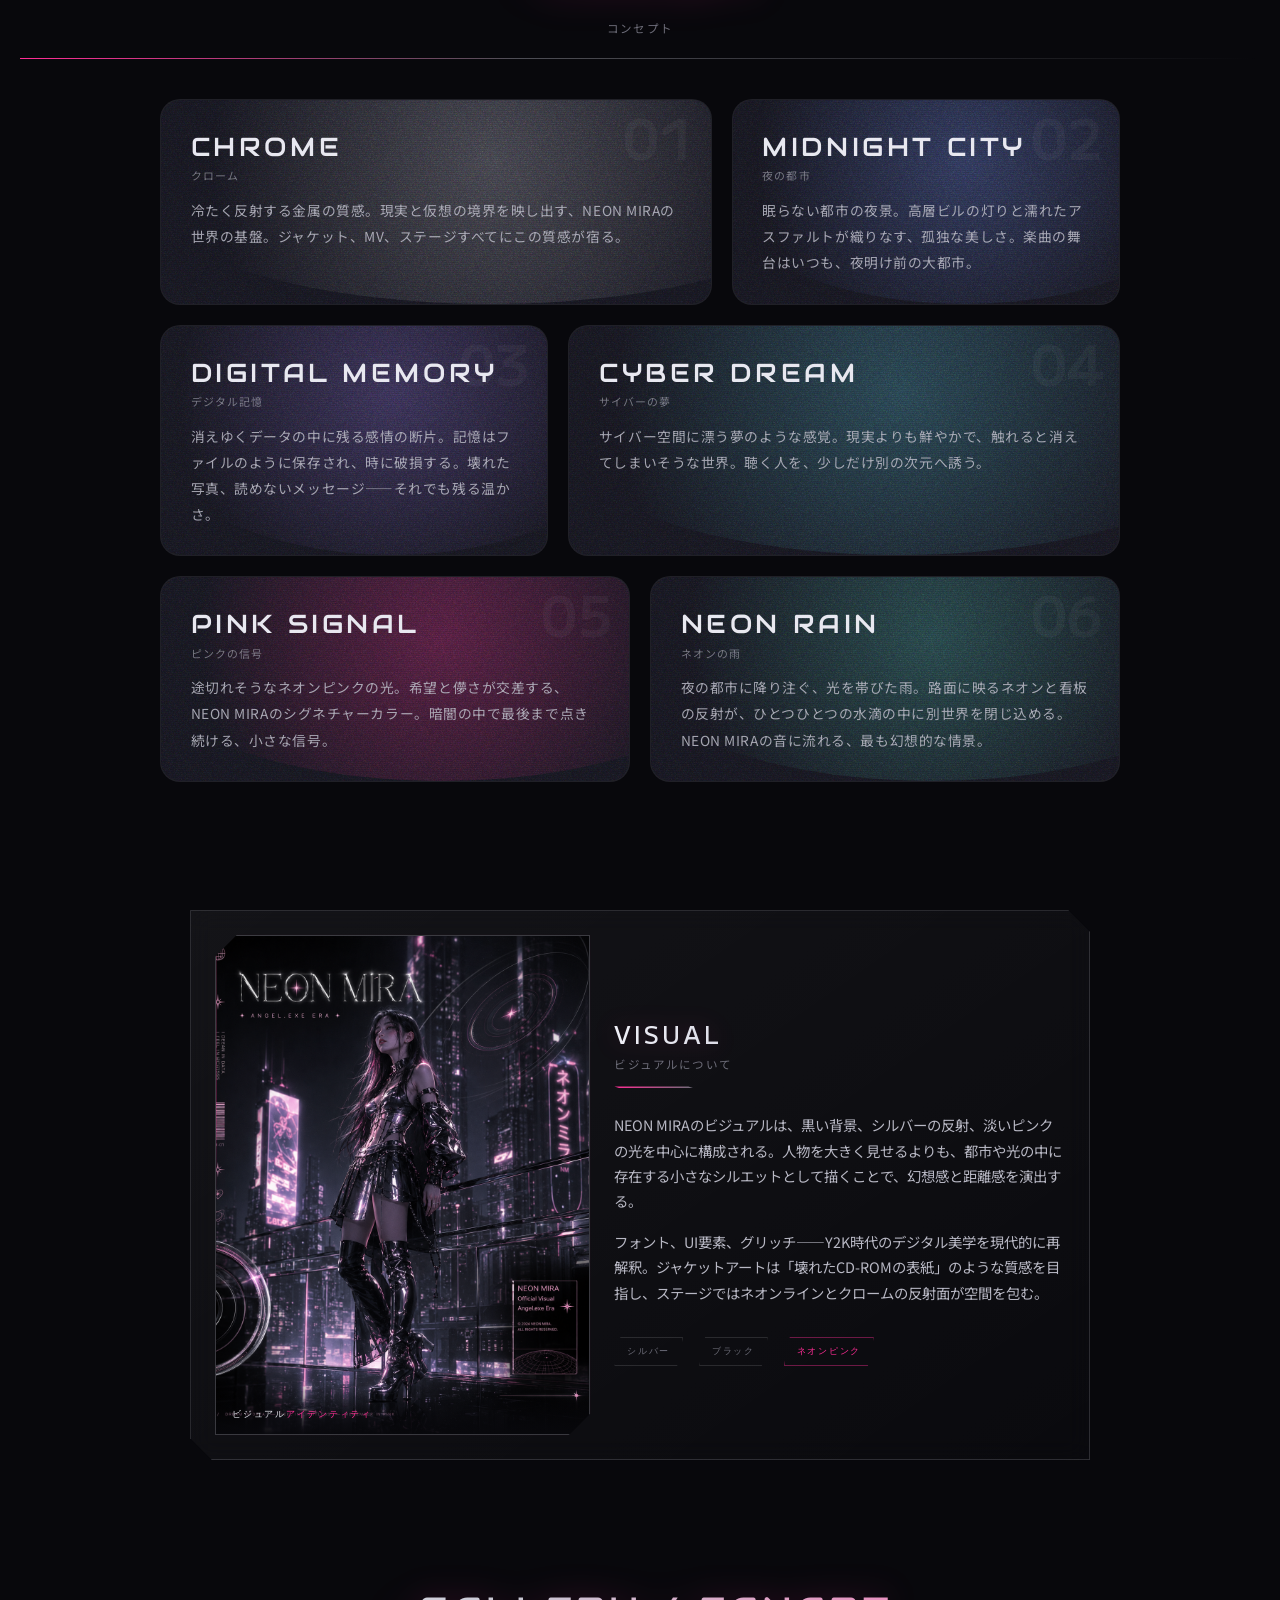
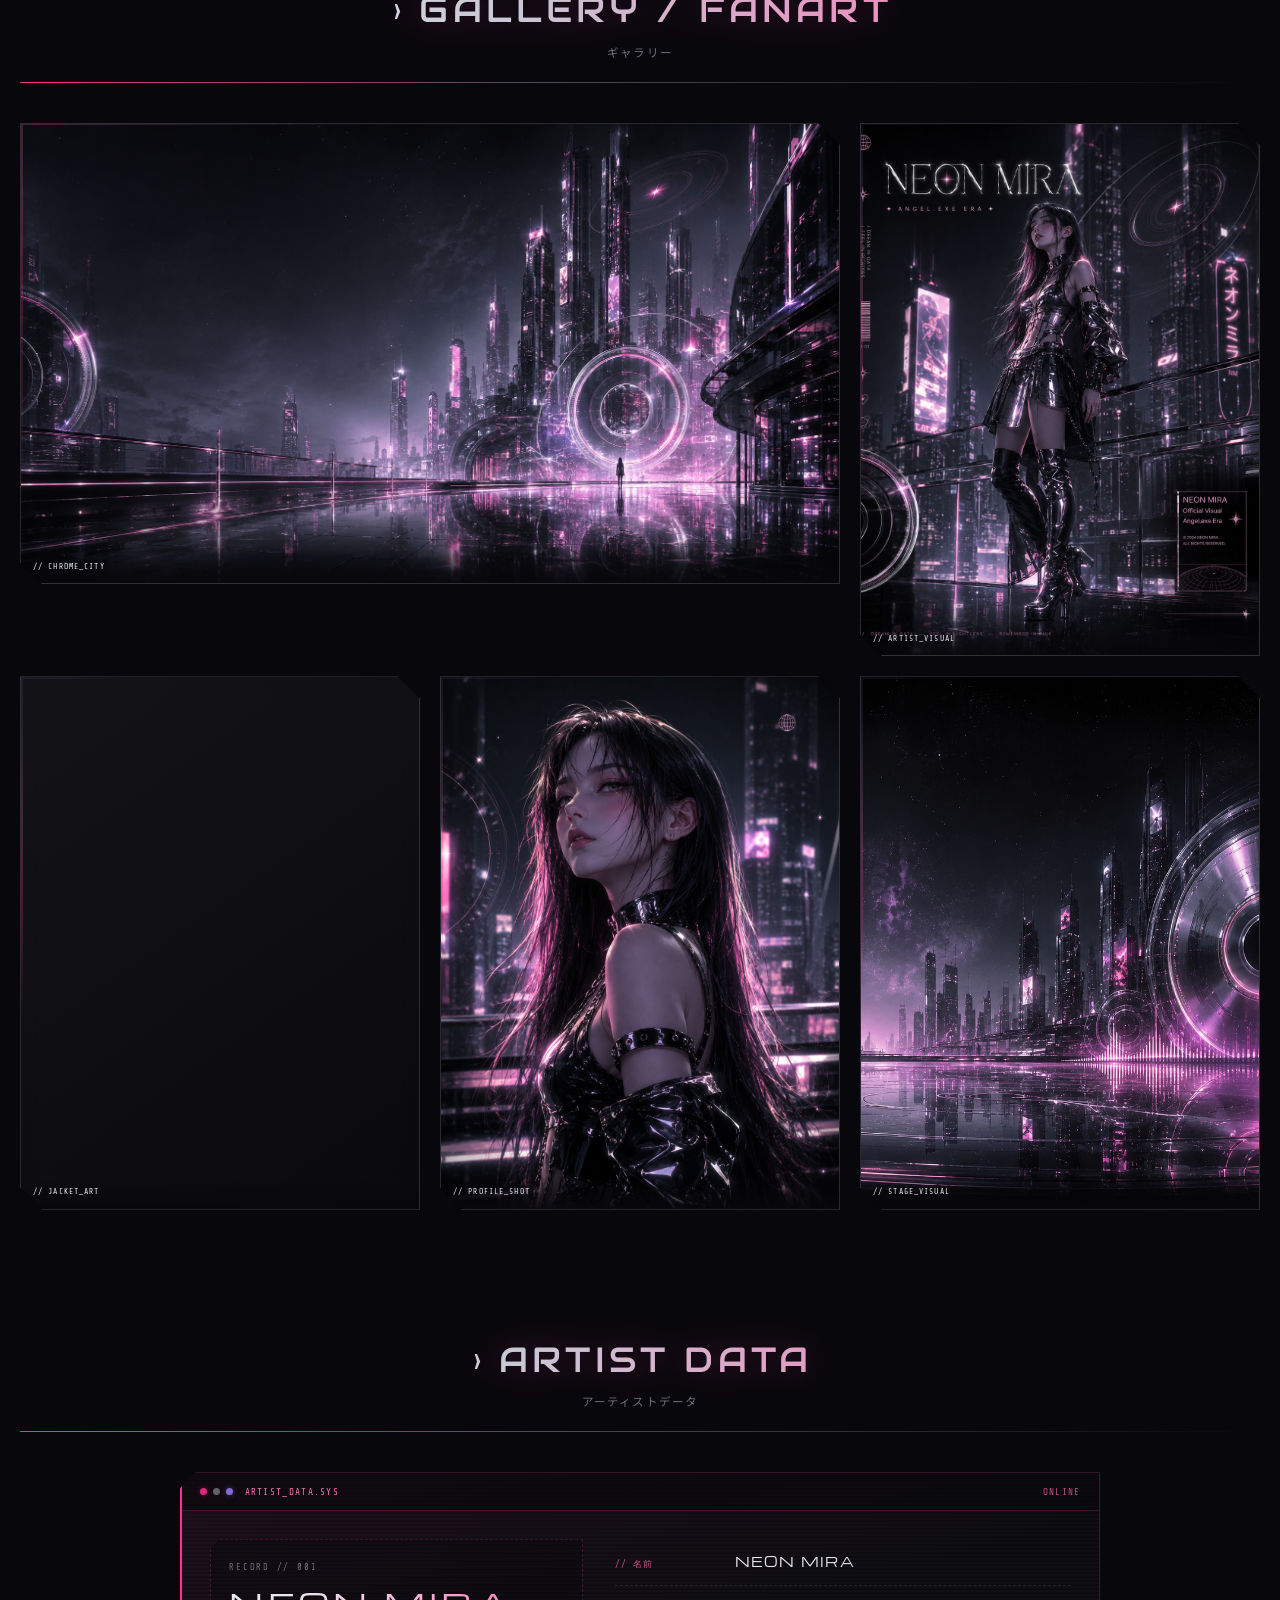
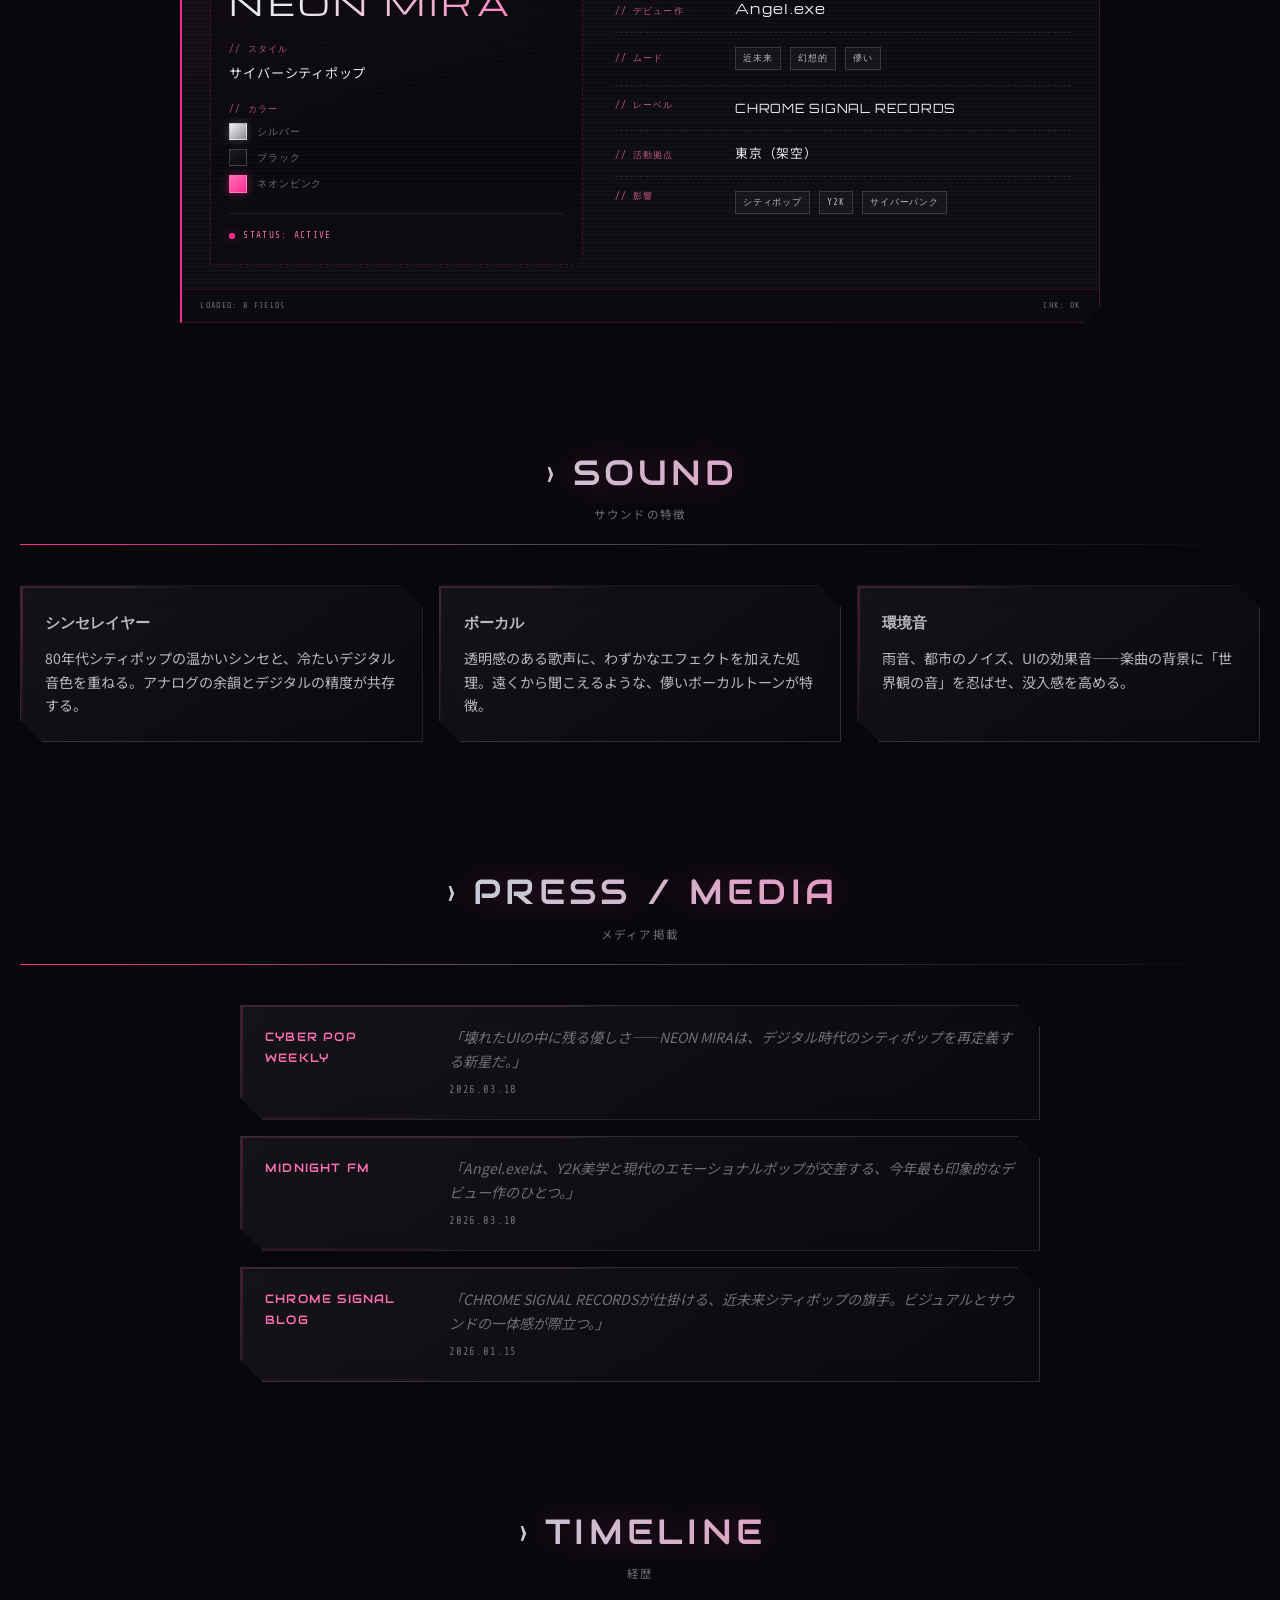
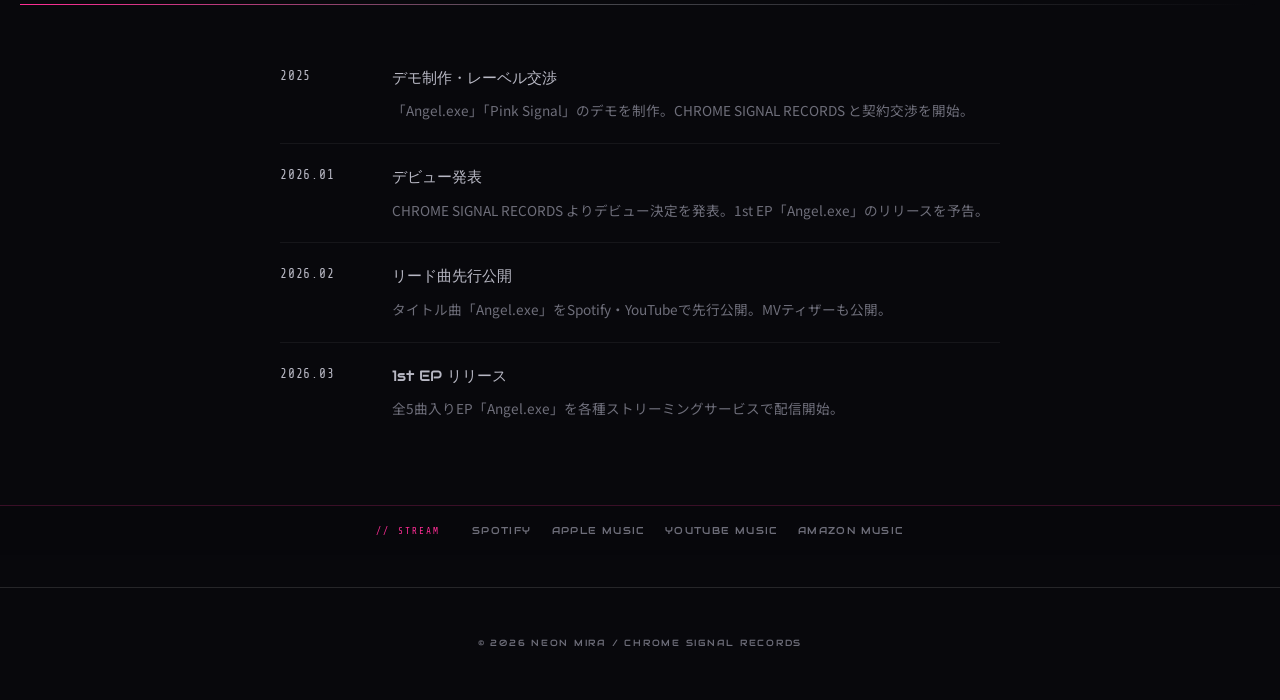
<file: profile.html>
<!DOCTYPE html>
<html lang="ja">
<head>
  <meta charset="UTF-8">
  <meta name="viewport" content="width=device-width, initial-scale=1.0">
  <title>プロフィール — NEON MIRA 公式サイト</title>
  <meta name="description" content="NEON MIRA — アーティストプロフィール・コンセプト・ビジュアル">
  <meta property="og:title" content="プロフィール — NEON MIRA 公式サイト">
  <meta property="og:description" content="NEON MIRA — アーティストプロフィール・コンセプト・ビジュアル">
  <meta property="og:image" content="https://example.com/images/og-image.jpg">
  <meta property="og:type" content="website">
  <meta property="og:url" content="https://example.com/profile.html">
  <meta name="twitter:card" content="summary_large_image">
  <meta name="twitter:title" content="プロフィール — NEON MIRA 公式サイト">
  <meta name="twitter:description" content="NEON MIRA — アーティストプロフィール・コンセプト・ビジュアル">
  <meta name="twitter:image" content="https://example.com/images/og-image.jpg">
  <link rel="preconnect" href="https://fonts.googleapis.com">
  <link rel="preconnect" href="https://fonts.gstatic.com" crossorigin>
  <link href="https://fonts.googleapis.com/css2?family=Audiowide&family=M+PLUS+1:wght@400;500;700&family=Michroma&family=Noto+Sans+JP:wght@300;400;500&family=Orbitron:wght@400;500;600&family=Share+Tech+Mono&display=swap" rel="stylesheet">
  <link rel="stylesheet" href="style.css">
</head>
<body>

  <div class="ambient-bg" aria-hidden="true"></div>
  <div class="scanlines" aria-hidden="true"></div>

  <header class="site-header">
    <a href="index.html" class="site-logo">NEON <span>MIRA</span></a>
    <a href="music.html" class="header-now-playing" aria-label="Angel.exe 試聴ページへ">
      <div class="header-now-playing__wave waveform waveform--header" aria-hidden="true">
        <span class="waveform__bar"></span>
        <span class="waveform__bar"></span>
        <span class="waveform__bar"></span>
        <span class="waveform__bar"></span>
        <span class="waveform__bar"></span>
        <span class="waveform__bar"></span>
        <span class="waveform__bar"></span>
        <span class="waveform__bar"></span>
        <span class="waveform__bar"></span>
        <span class="waveform__bar"></span>
      </div>
      <span class="header-now-playing__info">
        <span class="header-now-playing__tag">NOW PLAYING</span>
        <span class="header-now-playing__track">Angel.exe</span>
        <span class="header-now-playing__artist">NEON MIRA</span>
      </span>
    </a>
    <nav class="header-nav" aria-label="メインナビゲーション">
      <a href="index.html"><span class="nav-link__en">Home</span><span class="nav-link__ja">ホーム</span></a>
      <a href="music.html"><span class="nav-link__en">Music</span><span class="nav-link__ja">音楽</span></a>
      <a href="merch.html"><span class="nav-link__en">Merch</span><span class="nav-link__ja">グッズ</span></a>
      <a href="profile.html"><span class="nav-link__en">Profile</span><span class="nav-link__ja">プロフィール</span></a>
      <a href="contact.html"><span class="nav-link__en">Contact</span><span class="nav-link__ja">お問い合わせ</span></a>
    </nav>
    <button type="button" class="menu-toggle" aria-expanded="false" aria-controls="mobile-menu" aria-label="メニューを開く">
      <span class="menu-toggle__bar" aria-hidden="true"></span>
      <span class="menu-toggle__bar" aria-hidden="true"></span>
      <span class="menu-toggle__bar" aria-hidden="true"></span>
    </button>
  </header>

  <div class="mobile-menu" id="mobile-menu" aria-hidden="true" inert>
    <button type="button" class="mobile-menu__close" aria-label="メニューを閉じる">
      <span class="mobile-menu__close-x" aria-hidden="true"></span>
    </button>
    <div class="mobile-menu__inner">
      <p class="mobile-menu__tag">// NAV</p>
      <nav class="mobile-menu__nav" aria-label="モバイルナビゲーション">
        <a href="index.html"><span class="nav-link__en">Home</span><span class="nav-link__ja">ホーム</span></a>
        <a href="music.html"><span class="nav-link__en">Music</span><span class="nav-link__ja">音楽</span></a>
        <a href="merch.html"><span class="nav-link__en">Merch</span><span class="nav-link__ja">グッズ</span></a>
        <a href="profile.html"><span class="nav-link__en">Profile</span><span class="nav-link__ja">プロフィール</span></a>
        <a href="contact.html"><span class="nav-link__en">Contact</span><span class="nav-link__ja">お問い合わせ</span></a>
      </nav>
    </div>
  </div>

  <main>
    <section class="page-hero">
      <div class="container">
        <h1 class="heading-display heading-xl">Profile</h1>
        <p class="label">NEON MIRA</p>
        <p class="text-ja profile-hero__lead">
          <span class="profile-hero__line">サイバーシティポップを標榜する架空のソロアーティスト。</span>
          <span class="profile-hero__line">クローム、夜の都市、Y2K美学から生まれた世界観と、</span>
          <span class="profile-hero__line">デジタルな冷たさを帯びたシティポップサウンド。</span>
        </p>
      </div>
    </section>

    <section class="section">
      <div class="container">
        <div class="glass-card profile-card reveal">
          <div class="profile-card__layout">
            <div class="profile-visual profile-card__visual glow-image">
              <img src="images/profile-detail.jpg" alt="NEON MIRA プロフィール写真" class="img-fade" width="900" height="600" loading="eager" decoding="async">
              <p class="profile-visual__label">NEON <span>MIRA</span> / サイバーシティポップ</p>
            </div>
            <div class="profile-card__body">
              <h2 class="heading-display heading-md block-title">NEON MIRA</h2>
              <span class="label label--ja">アーティスト紹介</span>
              <div class="divider" style="margin-left: 0;"></div>
              <div class="prose">
                <p>NEON MIRAは、クロームの質感、夜の都市、Y2Kサイバーカルチャーをテーマにした架空の女性ソロアーティスト。シティポップの浮遊感と、デジタルな冷たさを混ぜたサウンドで、現実と仮想の境界にある感情を描く。</p>
                <p>2026年、CHROME SIGNAL RECORDS より1st EP「Angel.exe」でデビュー。レーベルは「近未来の音楽を記録する」ことを標榜し、ビジュアルとサウンドの両面でサイバー美学を追求する。NEON MIRAの楽曲は、壊れたデータ、届かない信号、雨上がりの都市——デジタル時代の孤独と美しさを音に変換する試みである。</p>
              </div>
            </div>
          </div>
        </div>
      </div>
    </section>

    <!-- Label -->
    <section class="section" id="label">
      <div class="container">
        <div class="section-header reveal section-header--y2k" style="text-align: center;">
          <h2 class="heading-display heading-lg">LABEL</h2>
          <span class="label label--ja">所属レーベル</span>
        </div>

        <article class="glass-card label-panel reveal">
          <span class="hover-border" aria-hidden="true"></span>
          <div class="label-panel__bar">
            <span>// CHROME_SIGNAL_RECORDS</span>
            <span>STATUS: ONLINE</span>
          </div>
          <div class="label-panel__body">
            <p class="label-panel__logo">CHROME SIGNAL<em>RECORDS</em></p>
            <div class="prose">
              <p>サイバー美学とシティポップを軸にした近未来レーベル。音楽だけでなく、ビジュアル・ステージ・デジタル体験まで一貫した世界観を構築する。「近未来の音楽を記録する」ことを標榜し、NEON MIRAのデビューを支えた。</p>
              <p>ジャケットアート、MV、ライブ演出——すべてにクロームの質感とネオンピンクの信号を宿らせ、リスナーをデジタルと現実の境界へ誘う。</p>
            </div>
          </div>
        </article>
      </div>
    </section>

    <section class="section">
      <div class="container">
        <div class="section-header reveal section-header--y2k" style="text-align: center;">
          <h2 class="heading-display heading-lg">CONCEPT</h2>
          <span class="label label--ja">コンセプト</span>
        </div>

        <div class="concept-bento reveal">
          <article class="concept-card concept-card--chrome concept-card--wide">
            <span class="concept-card__grain" aria-hidden="true"></span>
            <span class="concept-card__grain concept-card__grain--fine" aria-hidden="true"></span>
            <span class="concept-card__num" aria-hidden="true">01</span>
            <h3 class="concept-card__en">Chrome</h3>
            <p class="concept-card__ja">クローム</p>
            <p class="concept-card__text">冷たく反射する金属の質感。現実と仮想の境界を映し出す、NEON MIRAの世界の基盤。ジャケット、MV、ステージすべてにこの質感が宿る。</p>
          </article>

          <article class="concept-card concept-card--city">
            <span class="concept-card__grain" aria-hidden="true"></span>
            <span class="concept-card__grain concept-card__grain--fine" aria-hidden="true"></span>
            <span class="concept-card__num" aria-hidden="true">02</span>
            <h3 class="concept-card__en">Midnight City</h3>
            <p class="concept-card__ja">夜の都市</p>
            <p class="concept-card__text">眠らない都市の夜景。高層ビルの灯りと濡れたアスファルトが織りなす、孤独な美しさ。楽曲の舞台はいつも、夜明け前の大都市。</p>
          </article>

          <article class="concept-card concept-card--memory">
            <span class="concept-card__grain" aria-hidden="true"></span>
            <span class="concept-card__grain concept-card__grain--fine" aria-hidden="true"></span>
            <span class="concept-card__num" aria-hidden="true">03</span>
            <h3 class="concept-card__en">Digital Memory</h3>
            <p class="concept-card__ja">デジタル記憶</p>
            <p class="concept-card__text">消えゆくデータの中に残る感情の断片。記憶はファイルのように保存され、時に破損する。壊れた写真、読めないメッセージ——それでも残る温かさ。</p>
          </article>

          <article class="concept-card concept-card--dream concept-card--wide">
            <span class="concept-card__grain" aria-hidden="true"></span>
            <span class="concept-card__grain concept-card__grain--fine" aria-hidden="true"></span>
            <span class="concept-card__num" aria-hidden="true">04</span>
            <h3 class="concept-card__en">Cyber Dream</h3>
            <p class="concept-card__ja">サイバーの夢</p>
            <p class="concept-card__text">サイバー空間に漂う夢のような感覚。現実よりも鮮やかで、触れると消えてしまいそうな世界。聴く人を、少しだけ別の次元へ誘う。</p>
          </article>

          <article class="concept-card concept-card--signal">
            <span class="concept-card__grain" aria-hidden="true"></span>
            <span class="concept-card__grain concept-card__grain--fine" aria-hidden="true"></span>
            <span class="concept-card__num" aria-hidden="true">05</span>
            <h3 class="concept-card__en">Pink Signal</h3>
            <p class="concept-card__ja">ピンクの信号</p>
            <p class="concept-card__text">途切れそうなネオンピンクの光。希望と儚さが交差する、NEON MIRAのシグネチャーカラー。暗闇の中で最後まで点き続ける、小さな信号。</p>
          </article>

          <article class="concept-card concept-card--rain">
            <span class="concept-card__grain" aria-hidden="true"></span>
            <span class="concept-card__grain concept-card__grain--fine" aria-hidden="true"></span>
            <span class="concept-card__num" aria-hidden="true">06</span>
            <h3 class="concept-card__en">Neon Rain</h3>
            <p class="concept-card__ja">ネオンの雨</p>
            <p class="concept-card__text">夜の都市に降り注ぐ、光を帯びた雨。路面に映るネオンと看板の反射が、ひとつひとつの水滴の中に別世界を閉じ込める。NEON MIRAの音に流れる、最も幻想的な情景。</p>
          </article>
        </div>
      </div>
    </section>

    <section class="section">
      <div class="container">
        <div class="glass-card reveal" style="max-width: 900px; margin: 0 auto;">
          <div class="visual-identity__layout">
            <div class="profile-visual visual-identity__visual glow-image">
              <img src="images/artist-neon-mira.jpg" alt="NEON MIRA アーティストビジュアル" width="600" height="800" loading="lazy" decoding="async">
              <p class="profile-visual__label">ビジュアル<span>アイデンティティ</span></p>
            </div>
            <div class="visual-identity__text">
              <h2 class="heading-display heading-md block-title">VISUAL</h2>
              <span class="label label--ja">ビジュアルについて</span>
              <div class="divider"></div>
              <div class="prose">
                <p>NEON MIRAのビジュアルは、黒い背景、シルバーの反射、淡いピンクの光を中心に構成される。人物を大きく見せるよりも、都市や光の中に存在する小さなシルエットとして描くことで、幻想感と距離感を演出する。</p>
                <p>フォント、UI要素、グリッチ——Y2K時代のデジタル美学を現代的に再解釈。ジャケットアートは「壊れたCD-ROMの表紙」のような質感を目指し、ステージではネオンラインとクロームの反射面が空間を包む。</p>
              </div>
              <div style="display: flex; gap: 1rem; margin-top: 2rem; flex-wrap: wrap;">
                <span class="meta-tag">シルバー</span>
                <span class="meta-tag">ブラック</span>
                <span class="meta-tag meta-tag--pink">ネオンピンク</span>
              </div>
            </div>
          </div>
        </div>
      </div>
    </section>

    <!-- Gallery -->
    <section class="section" id="gallery">
      <div class="container">
        <div class="section-header reveal section-header--y2k" style="text-align: center;">
          <h2 class="heading-display heading-lg">GALLERY / FANART</h2>
          <span class="label label--ja">ギャラリー</span>
        </div>

        <div class="gallery-grid">
          <figure class="glass-card gallery-item gallery-item--wide reveal">
            <span class="hover-border" aria-hidden="true"></span>
            <img src="images/chrome-city-bg.jpg" alt="クロームシティの夜景ビジュアル" width="1920" height="1080" loading="lazy" decoding="async">
            <figcaption class="gallery-item__label">// CHROME_CITY</figcaption>
          </figure>
          <figure class="glass-card gallery-item reveal">
            <span class="hover-border" aria-hidden="true"></span>
            <img src="images/artist-neon-mira.jpg" alt="NEON MIRA アーティストビジュアル" width="600" height="800" loading="lazy" decoding="async">
            <figcaption class="gallery-item__label">// ARTIST_VISUAL</figcaption>
          </figure>
          <figure class="glass-card gallery-item reveal">
            <span class="hover-border" aria-hidden="true"></span>
            <img src="images/cover-angel-exe.jpg" alt="Angel.exe ジャケットアート" width="800" height="800" loading="lazy" decoding="async">
            <figcaption class="gallery-item__label">// JACKET_ART</figcaption>
          </figure>
          <figure class="glass-card gallery-item reveal">
            <span class="hover-border" aria-hidden="true"></span>
            <img src="images/profile-detail.jpg" alt="NEON MIRA プロフィール写真" width="900" height="600" loading="lazy" decoding="async">
            <figcaption class="gallery-item__label">// PROFILE_SHOT</figcaption>
          </figure>
          <figure class="glass-card gallery-item reveal">
            <span class="hover-border" aria-hidden="true"></span>
            <img src="images/music-player-bg.jpg" alt="ミュージックプレイヤー背景ビジュアル" width="1200" height="400" loading="lazy" decoding="async">
            <figcaption class="gallery-item__label">// STAGE_VISUAL</figcaption>
          </figure>
        </div>
      </div>
    </section>

    <section class="section">
      <div class="container">
        <div class="section-header reveal section-header--y2k" style="text-align: center;">
          <h2 class="heading-display heading-lg">ARTIST DATA</h2>
          <span class="label label--ja">アーティストデータ</span>
        </div>

        <div class="artist-data reveal">
          <div class="artist-data-panel">
            <div class="artist-data-panel__bar">
              <span class="artist-data-panel__dots" aria-hidden="true"><i></i><i></i><i></i></span>
              <span class="artist-data-panel__filename">ARTIST_DATA.SYS</span>
              <span class="artist-data-panel__status">ONLINE</span>
            </div>

            <div class="artist-data-panel__body">
              <div class="artist-data-identity">
                <p class="artist-data-identity__id">RECORD // 001</p>
                <p class="artist-data-identity__name">NEON MIRA</p>
                <p class="artist-data-identity__field">// スタイル</p>
                <p class="artist-data-identity__value">サイバーシティポップ</p>

                <p class="artist-data-identity__field">// カラー</p>
                <div class="artist-data-colors">
                  <div class="artist-data-colors__item">
                    <span class="artist-data-colors__swatch artist-data-colors__swatch--silver" aria-hidden="true"></span>
                    <span>シルバー</span>
                  </div>
                  <div class="artist-data-colors__item">
                    <span class="artist-data-colors__swatch artist-data-colors__swatch--black" aria-hidden="true"></span>
                    <span>ブラック</span>
                  </div>
                  <div class="artist-data-colors__item">
                    <span class="artist-data-colors__swatch artist-data-colors__swatch--pink" aria-hidden="true"></span>
                    <span>ネオンピンク</span>
                  </div>
                </div>

                <div class="artist-data-status">
                  <span class="artist-data-status__led" aria-hidden="true"></span>
                  <span>STATUS: ACTIVE</span>
                </div>
              </div>

              <dl class="artist-data-specs">
                <div class="artist-data-specs__item artist-data-specs__item--accent">
                  <dt>// 名前</dt>
                  <dd>NEON MIRA</dd>
                </div>
                <div class="artist-data-specs__item artist-data-specs__item--accent">
                  <dt>// デビュー作</dt>
                  <dd>Angel.exe</dd>
                </div>
                <div class="artist-data-specs__item">
                  <dt>// ムード</dt>
                  <dd>
                    <span class="artist-data-tag">近未来</span>
                    <span class="artist-data-tag">幻想的</span>
                    <span class="artist-data-tag">儚い</span>
                  </dd>
                </div>
                <div class="artist-data-specs__item artist-data-specs__item--wide">
                  <dt>// レーベル</dt>
                  <dd>CHROME SIGNAL RECORDS</dd>
                </div>
                <div class="artist-data-specs__item">
                  <dt>// 活動拠点</dt>
                  <dd>東京（架空）</dd>
                </div>
                <div class="artist-data-specs__item artist-data-specs__item--wide">
                  <dt>// 影響</dt>
                  <dd>
                    <span class="artist-data-tag">シティポップ</span>
                    <span class="artist-data-tag">Y2K</span>
                    <span class="artist-data-tag">サイバーパンク</span>
                  </dd>
                </div>
              </dl>
            </div>

            <div class="artist-data-panel__footer" aria-hidden="true">
              <span>LOADED: 8 FIELDS</span>
              <span>CHK: OK</span>
            </div>
          </div>
        </div>
      </div>
    </section>

    <section class="section">
      <div class="container">
        <div class="section-header reveal section-header--y2k" style="text-align: center;">
          <h2 class="heading-display heading-lg">SOUND</h2>
          <span class="label label--ja">サウンドの特徴</span>
        </div>

        <div class="feature-grid">
          <div class="glass-card feature-card reveal">
            <span class="hover-border" aria-hidden="true"></span>
            <h4>シンセレイヤー</h4>
            <p>80年代シティポップの温かいシンセと、冷たいデジタル音色を重ねる。アナログの余韻とデジタルの精度が共存する。</p>
          </div>
          <div class="glass-card feature-card reveal">
            <span class="hover-border" aria-hidden="true"></span>
            <h4>ボーカル</h4>
            <p>透明感のある歌声に、わずかなエフェクトを加えた処理。遠くから聞こえるような、儚いボーカルトーンが特徴。</p>
          </div>
          <div class="glass-card feature-card reveal">
            <span class="hover-border" aria-hidden="true"></span>
            <h4>環境音</h4>
            <p>雨音、都市のノイズ、UIの効果音——楽曲の背景に「世界観の音」を忍ばせ、没入感を高める。</p>
          </div>
        </div>
      </div>
    </section>

    <!-- Press -->
    <section class="section" id="press">
      <div class="container">
        <div class="section-header reveal section-header--y2k" style="text-align: center;">
          <h2 class="heading-display heading-lg">PRESS / MEDIA</h2>
          <span class="label label--ja">メディア掲載</span>
        </div>

        <div class="press-list">
          <article class="glass-card press-item reveal">
            <span class="hover-border" aria-hidden="true"></span>
            <p class="press-item__source">Cyber Pop Weekly</p>
            <div>
              <blockquote class="press-item__quote">「壊れたUIの中に残る優しさ——NEON MIRAは、デジタル時代のシティポップを再定義する新星だ。」</blockquote>
              <time class="press-item__date" datetime="2026-03-18">2026.03.18</time>
            </div>
          </article>
          <article class="glass-card press-item reveal">
            <span class="hover-border" aria-hidden="true"></span>
            <p class="press-item__source">Midnight FM</p>
            <div>
              <blockquote class="press-item__quote">「Angel.exeは、Y2K美学と現代のエモーショナルポップが交差する、今年最も印象的なデビュー作のひとつ。」</blockquote>
              <time class="press-item__date" datetime="2026-03-10">2026.03.10</time>
            </div>
          </article>
          <article class="glass-card press-item reveal">
            <span class="hover-border" aria-hidden="true"></span>
            <p class="press-item__source">Chrome Signal Blog</p>
            <div>
              <blockquote class="press-item__quote">「CHROME SIGNAL RECORDSが仕掛ける、近未来シティポップの旗手。ビジュアルとサウンドの一体感が際立つ。」</blockquote>
              <time class="press-item__date" datetime="2026-01-15">2026.01.15</time>
            </div>
          </article>
        </div>
      </div>
    </section>

    <section class="section">
      <div class="container">
        <div class="section-header reveal section-header--y2k" style="text-align: center;">
          <h2 class="heading-display heading-lg">TIMELINE</h2>
          <span class="label label--ja">経歴</span>
        </div>

        <div class="timeline reveal">
          <div class="timeline-item">
            <span class="timeline-item__year">2025</span>
            <div>
              <p class="timeline-item__title">デモ制作・レーベル交渉</p>
              <p class="text-ja">「Angel.exe」「Pink Signal」のデモを制作。CHROME SIGNAL RECORDS と契約交渉を開始。</p>
            </div>
          </div>
          <div class="timeline-item">
            <span class="timeline-item__year">2026.01</span>
            <div>
              <p class="timeline-item__title">デビュー発表</p>
              <p class="text-ja">CHROME SIGNAL RECORDS よりデビュー決定を発表。1st EP「Angel.exe」のリリースを予告。</p>
            </div>
          </div>
          <div class="timeline-item">
            <span class="timeline-item__year">2026.02</span>
            <div>
              <p class="timeline-item__title">リード曲先行公開</p>
              <p class="text-ja">タイトル曲「Angel.exe」をSpotify・YouTubeで先行公開。MVティザーも公開。</p>
            </div>
          </div>
          <div class="timeline-item">
            <span class="timeline-item__year">2026.03</span>
            <div>
              <p class="timeline-item__title">1st EP リリース</p>
              <p class="text-ja">全5曲入りEP「Angel.exe」を各種ストリーミングサービスで配信開始。</p>
            </div>
          </div>
        </div>
      </div>
    </section>
  </main>

  <aside class="streaming-bar" aria-label="ストリーミングサービス">
    <div class="container streaming-bar__inner">
      <span class="streaming-bar__label">// STREAM</span>
      <nav class="streaming-bar__nav">
        <a href="#">Spotify</a>
        <a href="#">Apple Music</a>
        <a href="#">YouTube Music</a>
        <a href="#">Amazon Music</a>
      </nav>
    </div>
  </aside>

  <footer class="site-footer">
    <div class="container">
      <p>&copy; 2026 NEON MIRA / CHROME SIGNAL RECORDS</p>
    </div>
  </footer>

  <script src="script.js"></script>
</body>
</html>
</file>
<file: style.css>
/* ========================================
   NEON MIRA Official Site — style.css
   Mobile-first / Y2K Cyber Chrome
   ======================================== */

/* --- CSS Variables --- */
@property --border-angle {
  syntax: '<angle>';
  initial-value: 0deg;
  inherits: false;
}

:root {
  --black: #08080c;
  --black-soft: #111118;
  --silver: #b8b8c4;
  --silver-dim: #6e6e7a;
  --silver-bright: #e8e8f0;
  --chrome: linear-gradient(135deg, #d4d4dc 0%, #8a8a96 25%, #f0f0f8 50%, #7a7a88 75%, #c8c8d4 100%);
  --pink: #ff2d95;
  --pink-soft: #ff6eb4;
  --pink-glow: rgba(255, 45, 149, 0.45);
  --purple: #9b7aff;
  --white: #f0f0f5;
  --glass: rgba(255, 255, 255, 0.06);
  --glass-border: rgba(255, 255, 255, 0.12);
  --font-display: 'Audiowide', 'Orbitron', 'Arial Narrow', sans-serif;
  --font-section: 'Audiowide', 'Michroma', 'Orbitron', sans-serif;
  --font-heading: 'M PLUS 1', 'Michroma', 'Orbitron', sans-serif;
  --font-y2k: 'Michroma', 'Orbitron', sans-serif;
  --font-tech: 'Orbitron', 'Noto Sans JP', sans-serif;
  --font-body: 'Noto Sans JP', 'Hiragino Sans', 'Yu Gothic', sans-serif;
  --font-mono: 'Share Tech Mono', 'Courier New', monospace;
  --header-height: 52px;
  --max-width: 1100px;
  --radius: 0px;
  --radius-lg: 0px;
  --cut: 14px;
  --transition: 0.25s cubic-bezier(0.4, 0, 0.2, 1);
  --border-idle-duration: 24s;
  --border-hover-duration: 3.5s;
  --border-idle-opacity: 0.28;
  --border-hover-opacity: 1;
  --noise-texture: url("data:image/svg+xml,%3Csvg viewBox='0 0 256 256' xmlns='http://www.w3.org/2000/svg'%3E%3Cfilter id='n'%3E%3CfeTurbulence type='fractalNoise' baseFrequency='0.85' numOctaves='4' stitchTiles='stitch'/%3E%3C/filter%3E%3Crect width='100%25' height='100%25' filter='url(%23n)'/%3E%3C/svg%3E");
}

/* --- Reset & Base --- */
*,
*::before,
*::after {
  box-sizing: border-box;
  margin: 0;
  padding: 0;
}

html {
  scroll-behavior: smooth;
  -webkit-text-size-adjust: 100%;
}

body {
  font-family: var(--font-body);
  font-size: 0.9rem;
  line-height: 1.75;
  color: var(--silver);
  background-color: var(--black);
  min-height: 100vh;
  overflow-x: hidden;
  padding-bottom: 1rem;
}

@media (min-width: 768px) {
  body {
    padding-bottom: 0;
  }
}

img {
  max-width: 100%;
  height: auto;
  display: block;
}

/* --- Image System --- */
.image-frame {
  position: relative;
  overflow: hidden;
  border: 1px solid rgba(184, 184, 196, 0.25);
  border-radius: 0;
  clip-path: polygon(
    var(--cut) 0, 100% 0, 100% calc(100% - var(--cut)),
    calc(100% - var(--cut)) 100%, 0 100%, 0 var(--cut)
  );
  box-shadow: 0 0 40px rgba(255, 45, 149, 0.12);
  --border-angle: 0deg;
}

.image-frame::before {
  content: '';
  position: absolute;
  inset: 0;
  background:
    linear-gradient(125deg, rgba(255, 255, 255, 0.14) 0%, transparent 28%),
    linear-gradient(315deg, rgba(255, 45, 149, 0.08) 0%, transparent 35%);
  pointer-events: none;
  z-index: 2;
}

.image-frame::after {
  content: '';
  position: absolute;
  inset: -1px;
  padding: 1.5px;
  background: conic-gradient(
    from var(--border-angle),
    transparent 0deg,
    transparent 265deg,
    rgba(255, 45, 149, 0.95) 295deg,
    rgba(255, 110, 180, 0.75) 315deg,
    rgba(155, 122, 255, 0.5) 330deg,
    transparent 350deg,
    transparent 360deg
  );
  -webkit-mask: linear-gradient(#fff 0 0) content-box, linear-gradient(#fff 0 0);
  -webkit-mask-composite: xor;
  mask-composite: exclude;
  pointer-events: none;
  z-index: 6;
  clip-path: polygon(
    var(--cut) 0, 100% 0, 100% calc(100% - var(--cut)),
    calc(100% - var(--cut)) 100%, 0 100%, 0 var(--cut)
  );
}

@keyframes border-travel {
  to { --border-angle: 360deg; }
}

/* 枠アニメ：通常はスロー＋薄く / ホバーで高速＋明るく */
.image-frame::after,
.profile-visual::after,
.hover-border,
.btn::after,
.sns-link::after,
.merch-all-btn::after,
.player-btn::after,
.glass-card:not(.track-card):not(.concept-card):not(.news-item):not(.faq-item):not(.feature-card):not(.media-card)::after,
.music-player::after,
.contact-hero-visual::after {
  opacity: var(--border-idle-opacity);
  animation: border-travel var(--border-idle-duration) linear infinite;
  transition: opacity 0.45s ease;
}

.image-frame:hover::after,
.profile-visual:hover::after,
.track-card:hover .hover-border,
.track-card.track-card--active .hover-border,
.concept-card:hover .hover-border,
.news-item:hover .hover-border,
.faq-item:hover .hover-border,
.feature-card:hover .hover-border,
.media-card:hover .hover-border,
.btn:hover::after,
.btn:focus-visible::after,
.sns-link:hover::after,
.sns-link:focus-visible::after,
.merch-all-btn:hover::after,
.merch-all-btn:focus-visible::after,
.player-btn:hover::after,
.player-btn:focus-visible::after,
.player-btn.playing::after,
.glass-card:not(.track-card):not(.concept-card):not(.news-item):not(.faq-item):not(.feature-card):not(.media-card):hover::after,
.music-player:hover::after,
.contact-hero-visual:hover::after {
  opacity: var(--border-hover-opacity);
  animation: border-travel var(--border-hover-duration) linear infinite;
}

/* ずらして同期感を弱める */
.track-card:nth-child(5n+1) .hover-border,
.concept-card:nth-child(5n+1) .hover-border,
.news-item:nth-child(5n+1) .hover-border,
.faq-item:nth-child(5n+1) .hover-border,
.feature-card:nth-child(5n+1) .hover-border { animation-delay: 0s; }
.track-card:nth-child(5n+2) .hover-border,
.concept-card:nth-child(5n+2) .hover-border,
.news-item:nth-child(5n+2) .hover-border,
.faq-item:nth-child(5n+2) .hover-border,
.feature-card:nth-child(5n+2) .hover-border { animation-delay: calc(var(--border-idle-duration) * -0.2); }
.track-card:nth-child(5n+3) .hover-border,
.concept-card:nth-child(5n+3) .hover-border,
.news-item:nth-child(5n+3) .hover-border,
.faq-item:nth-child(5n+3) .hover-border,
.feature-card:nth-child(5n+3) .hover-border { animation-delay: calc(var(--border-idle-duration) * -0.4); }
.track-card:nth-child(5n+4) .hover-border,
.concept-card:nth-child(5n+4) .hover-border,
.news-item:nth-child(5n+4) .hover-border,
.faq-item:nth-child(5n+4) .hover-border,
.feature-card:nth-child(5n+4) .hover-border { animation-delay: calc(var(--border-idle-duration) * -0.6); }
.track-card:nth-child(5n+5) .hover-border,
.concept-card:nth-child(5n+5) .hover-border,
.news-item:nth-child(5n+5) .hover-border,
.faq-item:nth-child(5n+5) .hover-border,
.feature-card:nth-child(5n+5) .hover-border { animation-delay: calc(var(--border-idle-duration) * -0.8); }

.concept-card:nth-child(5n+2) .hover-border { animation-delay: calc(var(--border-idle-duration) * -0.15); }
.concept-card:nth-child(5n+3) .hover-border { animation-delay: calc(var(--border-idle-duration) * -0.35); }
.concept-card:nth-child(5n+4) .hover-border { animation-delay: calc(var(--border-idle-duration) * -0.55); }
.concept-card:nth-child(5n+5) .hover-border { animation-delay: calc(var(--border-idle-duration) * -0.75); }

.track-card:hover .hover-border,
.track-card.track-card--active .hover-border,
.concept-card:hover .hover-border,
.news-item:hover .hover-border,
.faq-item:hover .hover-border,
.feature-card:hover .hover-border,
.media-card:hover .hover-border {
  animation-delay: 0s;
}

.image-frame__noise {
  position: absolute;
  inset: 0;
  opacity: 0.15;
  background-image: var(--noise-texture);
  mix-blend-mode: overlay;
  pointer-events: none;
  z-index: 3;
}

.glow-image {
  transition: transform var(--transition), box-shadow var(--transition), filter var(--transition);
}

.glow-image:hover img {
  transform: scale(1.03);
}

.cover-art {
  aspect-ratio: 1;
  width: min(280px, 75vw);
  margin: 0 auto 1.5rem;
}

.cover-art--sm {
  width: min(240px, 60vw);
}

.cover-art--lg {
  width: min(320px, 80vw);
}

.cover-art--hero {
  width: min(300px, 78vw);
}

.cover-art__chrome-ring {
  position: absolute;
  bottom: -18%;
  right: -18%;
  width: 55%;
  aspect-ratio: 1;
  border-radius: 50%;
  background: var(--chrome);
  border: 2px solid rgba(255, 255, 255, 0.25);
  box-shadow: 0 0 24px rgba(255, 255, 255, 0.15);
  z-index: 5;
  pointer-events: none;
  opacity: 0.85;
}

.cover-art__chrome-ring::before {
  content: '';
  position: absolute;
  inset: 32%;
  border-radius: 50%;
  background: var(--black);
  border: 1px solid rgba(184, 184, 196, 0.3);
}

.cover-art__img {
  width: 100%;
  height: 100%;
  object-fit: cover;
  transition: transform 0.5s cubic-bezier(0.4, 0, 0.2, 1);
}

.cover-art__frame-deco {
  position: absolute;
  inset: 0;
  pointer-events: none;
  z-index: 4;
}

.cover-art__frame-deco .cd-jacket__neon-line {
  z-index: 1;
}

.visual-overlay {
  position: absolute;
  inset: 0;
  background:
    linear-gradient(180deg, rgba(8, 8, 12, 0.55) 0%, rgba(8, 8, 12, 0.82) 55%, rgba(8, 8, 12, 0.95) 100%),
    radial-gradient(ellipse 80% 60% at 50% 100%, rgba(255, 45, 149, 0.12) 0%, transparent 70%);
  pointer-events: none;
}

.visual-overlay--dark {
  background:
    linear-gradient(180deg, rgba(8, 8, 12, 0.7) 0%, rgba(8, 8, 12, 0.88) 100%),
    radial-gradient(ellipse 60% 50% at 50% 50%, rgba(255, 45, 149, 0.08) 0%, transparent 70%);
}

.hero-bg {
  position: absolute;
  inset: 0;
  z-index: 0;
  overflow: hidden;
}

.hero-bg__img {
  width: 100%;
  height: 100%;
  object-fit: cover;
  object-position: center 40%;
  transform: scale(1.05);
  transition: transform 0.15s ease-out;
  will-change: transform;
}

.hero-bg__noise {
  position: absolute;
  inset: 0;
  opacity: 0.18;
  background-image: var(--noise-texture);
  background-size: 200px 200px;
  mix-blend-mode: overlay;
  pointer-events: none;
  z-index: 1;
}

.media-card {
  display: grid;
  gap: 2rem;
  align-items: center;
  padding: 0;
  overflow: hidden;
}

.media-card .cover-art {
  margin: 0;
  width: 100%;
  border-radius: var(--radius-lg) var(--radius-lg) 0 0;
  border: none;
  box-shadow: none;
}

.media-card__body {
  padding: 0 1.5rem 1.5rem;
}

@media (min-width: 768px) {
  .media-card {
    grid-template-columns: minmax(340px, 400px) 1fr;
    gap: 2.5rem;
    padding: 2rem;
  }

  .media-card .cover-art {
    max-width: none;
    width: 100%;
    clip-path: polygon(
      var(--cut) 0, 100% 0, 100% calc(100% - var(--cut)),
      calc(100% - var(--cut)) 100%, 0 100%, 0 var(--cut)
    );
    border: 1px solid rgba(184, 184, 196, 0.3);
    box-shadow: 8px 8px 0 rgba(255, 45, 149, 0.08);
  }

  .media-card__body {
    padding: 0;
  }
}

.profile-visual {
  position: relative;
  overflow: hidden;
  border: 1px solid rgba(184, 184, 196, 0.25);
  clip-path: polygon(
    var(--cut) 0, 100% 0, 100% calc(100% - var(--cut)),
    calc(100% - var(--cut)) 100%, 0 100%, 0 var(--cut)
  );
  box-shadow: 0 0 32px rgba(255, 45, 149, 0.1);
  --border-angle: 0deg;
}

.profile-visual::after {
  content: '';
  position: absolute;
  inset: -1px;
  padding: 1.5px;
  background: conic-gradient(
    from var(--border-angle),
    transparent 0deg,
    transparent 265deg,
    rgba(255, 45, 149, 0.9) 295deg,
    rgba(255, 110, 180, 0.7) 315deg,
    transparent 350deg,
    transparent 360deg
  );
  -webkit-mask: linear-gradient(#fff 0 0) content-box, linear-gradient(#fff 0 0);
  -webkit-mask-composite: xor;
  mask-composite: exclude;
  pointer-events: none;
  z-index: 4;
}

.profile-visual img {
  width: 100%;
  height: 100%;
  object-fit: cover;
  transition: transform 0.5s ease;
}

.profile-visual:hover img {
  transform: scale(1.04);
}

.profile-visual__label {
  position: absolute;
  bottom: 0;
  left: 0;
  right: 0;
  padding: 0.75rem 1rem;
  background: linear-gradient(0deg, rgba(8, 8, 12, 0.92) 0%, transparent 100%);
  font-family: var(--font-display);
  font-size: 0.55rem;
  letter-spacing: 0.2em;
  color: var(--silver-bright);
  text-transform: uppercase;
  z-index: 2;
}

.profile-visual__label span {
  color: var(--pink);
}

.img-fade {
  opacity: 0;
  transform: scale(1.02);
  transition: opacity 0.8s ease, transform 0.8s ease;
}

.img-fade.loaded {
  opacity: 1;
  transform: scale(1);
}

a {
  color: inherit;
  text-decoration: none;
}

button {
  font-family: inherit;
  cursor: pointer;
  border: none;
  background: none;
}

ul, ol {
  list-style: none;
}

/* --- Ambient Background --- */
.ambient-bg {
  position: fixed;
  inset: 0;
  z-index: -2;
  background: var(--black);
  overflow: hidden;
}

.ambient-bg::before {
  content: '';
  position: absolute;
  width: 140%;
  height: 140%;
  top: -20%;
  left: -20%;
  background:
    radial-gradient(ellipse 60% 50% at 20% 80%, rgba(255, 45, 149, 0.08) 0%, transparent 60%),
    radial-gradient(ellipse 50% 40% at 80% 20%, rgba(155, 122, 255, 0.06) 0%, transparent 55%),
    radial-gradient(ellipse 40% 30% at 50% 50%, rgba(184, 184, 196, 0.04) 0%, transparent 50%);
  animation: ambient-drift 32s ease-in-out infinite alternate;
}

.ambient-bg::after {
  content: '';
  position: absolute;
  inset: 0;
  background-image: url("data:image/svg+xml,%3Csvg viewBox='0 0 256 256' xmlns='http://www.w3.org/2000/svg'%3E%3Cfilter id='n'%3E%3CfeTurbulence type='fractalNoise' baseFrequency='0.85' numOctaves='4' stitchTiles='stitch'/%3E%3C/filter%3E%3Crect width='100%25' height='100%25' filter='url(%23n)' opacity='0.04'/%3E%3C/svg%3E");
  opacity: 0.5;
  pointer-events: none;
}

@keyframes ambient-drift {
  0% { transform: translate(0, 0) rotate(0deg); }
  100% { transform: translate(2%, -1.5%) rotate(1deg); }
}

/* Scanlines overlay */
.scanlines {
  position: fixed;
  inset: 0;
  z-index: 9999;
  pointer-events: none;
  background: repeating-linear-gradient(
    0deg,
    transparent,
    transparent 1px,
    rgba(0, 0, 0, 0.06) 1px,
    rgba(0, 0, 0, 0.06) 3px
  );
  opacity: 0.35;
  mix-blend-mode: multiply;
}

/* --- Typography --- */
.label {
  font-family: var(--font-mono);
  font-size: 0.62rem;
  font-weight: 400;
  letter-spacing: 0.3em;
  text-transform: uppercase;
  color: var(--silver-dim);
}

.label--en {
  font-family: var(--font-y2k), var(--font-mono), monospace;
  font-size: 0.62rem;
  font-weight: 400;
  letter-spacing: 0.32em;
  text-transform: uppercase;
  color: var(--pink-soft);
  opacity: 0.9;
}

.label--ja {
  font-family: var(--font-body);
  font-size: 0.72rem;
  font-weight: 400;
  letter-spacing: 0.1em;
  color: var(--silver-dim);
  display: block;
  margin-top: 0.45rem;
}

.section-header .label--ja {
  margin-top: 0.4rem;
  margin-bottom: 0;
}

.section-header .heading-display {
  font-family: var(--font-section);
  font-weight: 400;
  letter-spacing: 0.12em;
  line-height: 1.25;
  padding-bottom: 0.06em;
  text-transform: uppercase;
  background: linear-gradient(
    105deg,
    #f0f0f8 0%,
    #c8c8d4 20%,
    #ff6eb4 45%,
    #e8e8f0 70%,
    #b8b8c4 100%
  );
  background-size: 200% auto;
  -webkit-background-clip: text;
  background-clip: text;
  -webkit-text-fill-color: transparent;
  -webkit-box-decoration-break: clone;
  box-decoration-break: clone;
  filter: drop-shadow(0 0 16px rgba(255, 45, 149, 0.28));
  animation: chrome-text-shimmer 10s ease-in-out infinite;
}

.block-title {
  margin: 1rem 0 0;
  font-family: var(--font-section);
  font-weight: 400;
  letter-spacing: 0.1em;
  line-height: 1.25;
  text-transform: uppercase;
  background: linear-gradient(
    105deg,
    #f0f0f8 0%,
    #c8c8d4 25%,
    #ff6eb4 50%,
    #e8e8f0 75%,
    #b8b8c4 100%
  );
  background-size: 200% auto;
  -webkit-background-clip: text;
  background-clip: text;
  -webkit-text-fill-color: transparent;
  filter: drop-shadow(0 0 12px rgba(255, 45, 149, 0.22));
  animation: chrome-text-shimmer 10s ease-in-out infinite;
}

.block-title + .label--ja {
  margin-top: 0.35rem;
  margin-bottom: 0.5rem;
}

.block-title + .label--ja + .divider,
.block-title + .label--ja + div.divider {
  margin-top: 0.75rem;
}

.heading-display {
  font-family: var(--font-heading);
  font-weight: 500;
  letter-spacing: 0.12em;
  color: var(--silver-bright);
  line-height: 1.2;
}

.heading-xl {
  font-size: clamp(2rem, 8vw, 3.5rem);
}

.page-hero .heading-display {
  font-family: var(--font-display);
  font-weight: 400;
  letter-spacing: 0.18em;
  line-height: 1.35;
  margin-bottom: 0.5rem;
  padding: 0.05em 0 0.18em;
  display: inline-block;
  text-transform: uppercase;
  background: linear-gradient(
    105deg,
    #f0f0f8 0%,
    #c8c8d4 20%,
    #ff6eb4 45%,
    #e8e8f0 70%,
    #b8b8c4 100%
  );
  background-size: 200% auto;
  -webkit-background-clip: text;
  background-clip: text;
  -webkit-text-fill-color: transparent;
  -webkit-box-decoration-break: clone;
  box-decoration-break: clone;
  filter: drop-shadow(0 0 20px rgba(255, 45, 149, 0.35));
  animation: chrome-text-shimmer 8s ease-in-out infinite;
}

.heading-lg {
  font-size: clamp(1.5rem, 5vw, 2.2rem);
}

.heading-md {
  font-size: clamp(1.1rem, 3.5vw, 1.5rem);
}

.text-pink {
  color: var(--pink);
}

.text-ja {
  font-size: 0.85rem;
  color: var(--silver-dim);
  margin-top: 0.5rem;
}

/* --- Layout --- */
.container {
  width: 100%;
  max-width: var(--max-width);
  margin: 0 auto;
  padding: 0 1.25rem;
}

.section {
  padding: 4rem 0;
}

.section-header {
  margin-bottom: 2.5rem;
  position: relative;
}

.section-header--y2k::after {
  content: '';
  display: block;
  height: 1px;
  margin-top: 1.25rem;
  background: linear-gradient(90deg, var(--pink), rgba(184, 184, 196, 0.4) 40%, transparent 100%);
}

.section-header--y2k h2::before {
  content: '›';
  font-family: var(--font-mono);
  color: var(--pink);
  margin-right: 0.5rem;
}

.section-header h2 + .label--ja {
  margin-bottom: 0;
  margin-top: 0.4rem;
}

/* --- Header --- */
.site-header {
  position: sticky;
  top: 0;
  z-index: 200;
  height: var(--header-height);
  display: grid;
  grid-template-columns: 44px 1fr 44px;
  align-items: center;
  padding: 0 1rem;
  background: rgba(8, 8, 12, 0.9);
  backdrop-filter: blur(12px);
  -webkit-backdrop-filter: blur(12px);
  border-bottom: 1px solid rgba(255, 45, 149, 0.2);
  box-shadow: 0 1px 0 rgba(184, 184, 196, 0.08);
}

.site-logo {
  grid-column: 2;
  grid-row: 1;
  justify-self: center;
  font-family: var(--font-display);
  font-size: 0.95rem;
  font-weight: 500;
  letter-spacing: 0.28em;
  color: var(--silver-bright);
  text-transform: uppercase;
  text-align: center;
}

.site-logo span {
  color: var(--pink);
}

.header-now-playing {
  display: none;
}

/* Desktop header nav */
.header-nav {
  display: none;
}

/* --- Mobile Menu Toggle --- */
.menu-toggle {
  grid-column: 3;
  grid-row: 1;
  justify-self: end;
  display: flex;
  flex-direction: column;
  justify-content: center;
  align-items: center;
  gap: 5px;
  flex-shrink: 0;
  width: 44px;
  height: 44px;
  margin-right: -0.35rem;
  padding: 0;
  background: none;
  border: none;
  cursor: pointer;
  position: relative;
  z-index: 202;
}

.menu-toggle__bar {
  display: block;
  width: 22px;
  height: 1.5px;
  background: var(--silver-bright);
  transition: transform 0.35s cubic-bezier(0.4, 0, 0.2, 1),
    opacity 0.25s ease,
    background 0.25s ease;
}

.menu-toggle.is-open .menu-toggle__bar {
  background: var(--pink);
}

.menu-toggle.is-open .menu-toggle__bar:nth-child(1) {
  transform: translateY(6.5px) rotate(45deg);
}

.menu-toggle.is-open .menu-toggle__bar:nth-child(2) {
  opacity: 0;
  transform: scaleX(0);
}

.menu-toggle.is-open .menu-toggle__bar:nth-child(3) {
  transform: translateY(-6.5px) rotate(-45deg);
}

/* --- Mobile Fullscreen Menu --- */
.mobile-menu {
  --menu-origin-x: calc(100% - 1.75rem);
  --menu-origin-y: calc(var(--header-height) / 2);
  position: fixed;
  inset: 0;
  z-index: 201;
  background: rgba(8, 8, 12, 0.97);
  backdrop-filter: blur(20px);
  -webkit-backdrop-filter: blur(20px);
  clip-path: circle(0% at var(--menu-origin-x) var(--menu-origin-y));
  visibility: hidden;
  pointer-events: none;
  transition:
    clip-path 0.55s cubic-bezier(0.4, 0, 0.2, 1),
    visibility 0s linear 0.55s;
}

.mobile-menu::before {
  content: '';
  position: absolute;
  inset: 0;
  background:
    linear-gradient(180deg, rgba(255, 45, 149, 0.06) 0%, transparent 35%),
    repeating-linear-gradient(
      0deg,
      transparent,
      transparent 2px,
      rgba(255, 255, 255, 0.015) 2px,
      rgba(255, 255, 255, 0.015) 4px
    );
  pointer-events: none;
}

.mobile-menu.is-open {
  clip-path: circle(150vmax at var(--menu-origin-x) var(--menu-origin-y));
  visibility: visible;
  pointer-events: auto;
  transition:
    clip-path 0.55s cubic-bezier(0.4, 0, 0.2, 1),
    visibility 0s linear 0s;
}

.mobile-menu__close {
  position: absolute;
  top: calc(var(--header-height) / 2);
  right: 0.65rem;
  z-index: 2;
  display: flex;
  align-items: center;
  justify-content: center;
  width: 44px;
  height: 44px;
  padding: 0;
  background: none;
  border: none;
  cursor: pointer;
  transform: translateY(-50%);
  opacity: 0;
  transition: opacity 0.3s ease 0.2s;
}

.mobile-menu.is-open .mobile-menu__close {
  opacity: 1;
}

.mobile-menu__close:hover .mobile-menu__close-x::before,
.mobile-menu__close:hover .mobile-menu__close-x::after,
.mobile-menu__close:focus-visible .mobile-menu__close-x::before,
.mobile-menu__close:focus-visible .mobile-menu__close-x::after {
  background: var(--pink-soft);
  box-shadow: 0 0 8px var(--pink-glow);
}

.mobile-menu__close-x {
  position: relative;
  width: 22px;
  height: 22px;
}

.mobile-menu__close-x::before,
.mobile-menu__close-x::after {
  content: '';
  position: absolute;
  top: 50%;
  left: 50%;
  width: 22px;
  height: 1.5px;
  background: var(--silver-bright);
  transition: background 0.25s ease, box-shadow 0.25s ease;
}

.mobile-menu__close-x::before {
  transform: translate(-50%, -50%) rotate(45deg);
}

.mobile-menu__close-x::after {
  transform: translate(-50%, -50%) rotate(-45deg);
}


.mobile-menu__inner {
  position: relative;
  z-index: 1;
  display: flex;
  flex-direction: column;
  justify-content: center;
  min-height: 100%;
  padding: calc(var(--header-height) + 2.5rem) 2rem 3rem;
}

.mobile-menu__tag {
  font-family: var(--font-mono);
  font-size: 0.65rem;
  letter-spacing: 0.22em;
  color: var(--pink);
  margin-bottom: 2rem;
  opacity: 0;
  transform: translateY(8px);
  transition: opacity 0.35s ease 0.12s, transform 0.35s ease 0.12s;
}

.mobile-menu.is-open .mobile-menu__tag {
  opacity: 1;
  transform: translateY(0);
}

.mobile-menu__nav {
  display: flex;
  flex-direction: column;
  gap: 0;
  width: 100%;
}

.mobile-menu__nav a {
  display: flex;
  flex-direction: column;
  gap: 0.3rem;
  text-decoration: none;
  color: var(--silver-dim);
  padding: 0.85rem 0;
  border-bottom: 1px solid rgba(255, 255, 255, 0.06);
  opacity: 0;
  transform: translateY(16px);
  transition:
    color 0.25s ease,
    text-shadow 0.25s ease,
    opacity 0.4s ease,
    transform 0.4s ease;
}

.mobile-menu__nav .nav-link__en {
  font-family: var(--font-display);
  font-size: clamp(1.85rem, 9vw, 2.6rem);
  font-weight: 400;
  letter-spacing: 0.1em;
  text-transform: uppercase;
  line-height: 1.1;
  transition: color 0.25s ease, text-shadow 0.25s ease;
}

.mobile-menu__nav .nav-link__ja {
  font-family: var(--font-mono);
  font-size: clamp(0.65rem, 3.2vw, 0.82rem);
  font-weight: 400;
  letter-spacing: 0.1em;
  color: rgba(184, 184, 196, 0.55);
  line-height: 1.2;
  transition: color 0.25s ease;
}

.mobile-menu.is-open .mobile-menu__nav a {
  opacity: 1;
  transform: translateY(0);
}

.mobile-menu.is-open .mobile-menu__nav a:nth-child(1) { transition-delay: 0.18s; }
.mobile-menu.is-open .mobile-menu__nav a:nth-child(2) { transition-delay: 0.26s; }
.mobile-menu.is-open .mobile-menu__nav a:nth-child(3) { transition-delay: 0.34s; }
.mobile-menu.is-open .mobile-menu__nav a:nth-child(4) { transition-delay: 0.42s; }
.mobile-menu.is-open .mobile-menu__nav a:nth-child(5) { transition-delay: 0.50s; }

.mobile-menu__nav a.active .nav-link__en,
.mobile-menu__nav a:hover .nav-link__en,
.mobile-menu__nav a:focus-visible .nav-link__en {
  color: var(--silver-bright);
  text-shadow: 0 0 20px var(--pink-glow);
}

.mobile-menu__nav a.active .nav-link__ja,
.mobile-menu__nav a:hover .nav-link__ja,
.mobile-menu__nav a:focus-visible .nav-link__ja {
  color: var(--pink-soft);
}

body.menu-open {
  overflow: hidden;
}

body.menu-open .menu-toggle {
  visibility: hidden;
  pointer-events: none;
}

@media (min-width: 768px) {
  .site-header {
    display: grid;
    grid-template-columns: auto minmax(320px, 1fr) auto;
    align-items: center;
    height: 68px;
    padding: 0 2rem;
    gap: 1.5rem;
    justify-content: initial;
  }

  .menu-toggle,
  .mobile-menu {
    display: none;
  }

  .site-logo {
    grid-column: auto;
    grid-row: auto;
    justify-self: start;
    text-align: left;
    font-size: 1.15rem;
    letter-spacing: 0.32em;
  }

  .header-now-playing {
    position: relative;
    display: flex;
    align-items: center;
    gap: 1.25rem;
    justify-self: stretch;
    width: 100%;
    max-width: 520px;
    margin: 0 auto;
    padding: 0 1.5rem;
    border: none;
    background: none;
    clip-path: none;
    transition: opacity var(--transition);
  }

  .header-now-playing::before,
  .header-now-playing::after {
    content: '';
    position: absolute;
    top: 50%;
    transform: translateY(-50%);
    width: 1px;
    height: 28px;
    background: linear-gradient(
      180deg,
      transparent 0%,
      rgba(255, 45, 149, 0.22) 50%,
      transparent 100%
    );
    pointer-events: none;
  }

  .header-now-playing::before {
    left: 0;
  }

  .header-now-playing::after {
    right: 0;
  }

  .header-now-playing:hover .header-now-playing__track {
    color: var(--pink-soft);
    text-shadow: 0 0 14px var(--pink-glow);
  }

  .header-now-playing:hover::before,
  .header-now-playing:hover::after {
    background: linear-gradient(
      180deg,
      transparent 0%,
      rgba(255, 45, 149, 0.45) 50%,
      transparent 100%
    );
  }

  .header-now-playing__wave {
    margin: 0;
    flex: 1 1 auto;
    min-width: 8.5rem;
    height: 26px;
    gap: 3px;
  }

  .waveform--header .waveform__bar {
    width: 3px;
    flex: 1;
    max-width: 4px;
    animation-duration: 1.4s;
  }

  .waveform--header .waveform__bar:nth-child(9) { animation-delay: 0.12s; }
  .waveform--header .waveform__bar:nth-child(10) { animation-delay: 0.28s; }

  .header-now-playing__info {
    display: flex;
    flex-direction: row;
    align-items: center;
    gap: 0.75rem;
    flex-shrink: 0;
    line-height: 1;
    white-space: nowrap;
  }

  .header-now-playing__tag {
    font-family: var(--font-mono);
    font-size: 0.52rem;
    letter-spacing: 0.18em;
    color: var(--silver-dim);
  }

  .header-now-playing__tag::after {
    content: '—';
    margin-left: 0.75rem;
    color: rgba(255, 45, 149, 0.45);
    letter-spacing: 0;
  }

  .header-now-playing__track {
    font-family: var(--font-section);
    font-size: 0.88rem;
    letter-spacing: 0.14em;
    color: var(--silver-bright);
    text-transform: uppercase;
    transition: color var(--transition), text-shadow var(--transition);
  }

  .header-now-playing__artist {
    font-family: var(--font-mono);
    font-size: 0.72rem;
    letter-spacing: 0.14em;
    color: rgba(255, 110, 180, 0.75);
  }

  .header-now-playing__artist::before {
    content: '·';
    margin-right: 0.65rem;
    color: var(--silver-dim);
  }

  .header-nav {
    display: flex;
    gap: 2rem;
    justify-self: end;
    align-items: flex-end;
  }

  .header-nav a {
    display: flex;
    flex-direction: column;
    align-items: center;
    gap: 0.22rem;
    text-align: center;
    line-height: 1.2;
    text-decoration: none;
    transition: color var(--transition), text-shadow var(--transition);
  }

  .header-nav .nav-link__en {
    font-family: var(--font-display);
    font-size: 0.95rem;
    font-weight: 400;
    letter-spacing: 0.12em;
    text-transform: uppercase;
    color: var(--silver-dim);
    transition: color var(--transition), text-shadow var(--transition);
  }

  .header-nav .nav-link__ja {
    font-family: var(--font-mono);
    font-size: 0.58rem;
    font-weight: 400;
    letter-spacing: 0.08em;
    color: rgba(184, 184, 196, 0.6);
    transition: color var(--transition);
  }

  .header-nav a:hover .nav-link__en,
  .header-nav a.active .nav-link__en {
    color: var(--pink);
    text-shadow: 0 0 12px var(--pink-glow);
  }

  .header-nav a:hover .nav-link__ja,
  .header-nav a.active .nav-link__ja {
    color: var(--pink-soft);
  }
}

@media (min-width: 1024px) {
  .header-nav {
    gap: 2.4rem;
  }

  .header-nav .nav-link__en {
    font-size: 1rem;
  }

  .header-nav .nav-link__ja {
    font-size: 0.62rem;
  }
}


/* --- Buttons --- */
.btn {
  display: inline-flex;
  align-items: center;
  justify-content: center;
  gap: 0.5rem;
  padding: 0.85rem 1.75rem;
  min-height: 44px;
  font-family: var(--font-body);
  font-size: 0.82rem;
  font-weight: 500;
  letter-spacing: 0.06em;
  text-transform: none;
  color: var(--silver-bright);
  background: rgba(0, 0, 0, 0.65);
  border: 1px solid var(--silver-dim);
  border-radius: 0;
  clip-path: polygon(
    8px 0, calc(100% - 8px) 0, 100% 8px,
    100% calc(100% - 8px), calc(100% - 8px) 100%, 8px 100%,
    0 calc(100% - 8px), 0 8px
  );
  transition: color var(--transition), box-shadow var(--transition), border-color var(--transition);
  position: relative;
  overflow: hidden;
  --border-angle: 0deg;
  isolation: isolate;
  line-height: 1.2;
  text-align: center;
  vertical-align: middle;
  box-sizing: border-box;
  flex-shrink: 0;
}

.btn::before {
  content: '';
  position: absolute;
  inset: 0;
  background: linear-gradient(135deg, transparent 40%, rgba(255, 45, 149, 0.1) 100%);
  opacity: 0;
  transition: opacity var(--transition);
  z-index: 0;
}

.btn::after {
  content: '';
  position: absolute;
  inset: 0;
  padding: 1.5px;
  background: conic-gradient(
    from var(--border-angle),
    transparent 0deg,
    transparent 248deg,
    rgba(255, 45, 149, 0.95) 282deg,
    rgba(255, 110, 180, 0.8) 302deg,
    rgba(155, 122, 255, 0.45) 318deg,
    transparent 342deg,
    transparent 360deg
  );
  -webkit-mask: linear-gradient(#fff 0 0) content-box, linear-gradient(#fff 0 0);
  -webkit-mask-composite: xor;
  mask-composite: exclude;
  pointer-events: none;
  z-index: 1;
  clip-path: polygon(
    8px 0, calc(100% - 8px) 0, 100% 8px,
    100% calc(100% - 8px), calc(100% - 8px) 100%, 8px 100%,
    0 calc(100% - 8px), 0 8px
  );
}

.btn:hover {
  border-color: rgba(255, 45, 149, 0.35);
  box-shadow: 0 0 20px var(--pink-glow);
  color: var(--pink-soft);
}

.btn:hover::before {
  opacity: 1;
}

.btn-group {
  display: flex;
  flex-wrap: wrap;
  align-items: center;
  justify-content: center;
  gap: 0.75rem;
  margin-top: 1.5rem;
  width: 100%;
}

.btn--full {
  width: 100%;
  display: flex;
}

.release-info .btn,
.about-preview__layout .btn {
  margin-top: 0.25rem;
}

.btn-primary {
  border-color: var(--pink);
  box-shadow: 0 0 12px rgba(255, 45, 149, 0.2);
}

/* --- Glass Card --- */
.glass-card {
  position: relative;
  background: linear-gradient(145deg, rgba(255, 255, 255, 0.05) 0%, rgba(255, 255, 255, 0.01) 100%);
  border: 1px solid rgba(184, 184, 196, 0.18);
  border-radius: 0;
  clip-path: polygon(
    0 0, calc(100% - var(--cut)) 0, 100% var(--cut),
    100% 100%, var(--cut) 100%, 0 calc(100% - var(--cut))
  );
  backdrop-filter: blur(12px);
  -webkit-backdrop-filter: blur(12px);
  padding: 1.5rem;
  transition: border-color var(--transition), box-shadow var(--transition);
  --border-angle: 0deg;
  overflow: hidden;
}

.glass-card::after {
  content: '';
  position: absolute;
  inset: -1px;
  padding: 1px;
  background: conic-gradient(
    from var(--border-angle),
    transparent 0deg,
    transparent 270deg,
    rgba(255, 45, 149, 0.7) 300deg,
    rgba(255, 110, 180, 0.5) 320deg,
    transparent 345deg,
    transparent 360deg
  );
  -webkit-mask: linear-gradient(#fff 0 0) content-box, linear-gradient(#fff 0 0);
  -webkit-mask-composite: xor;
  mask-composite: exclude;
  pointer-events: none;
  z-index: 0;
}

.glass-card > * {
  position: relative;
  z-index: 1;
}

.glass-card:hover {
  border-color: rgba(255, 45, 149, 0.35);
  box-shadow: 0 0 28px rgba(255, 45, 149, 0.1);
}

/* --- Reveal Animation --- */
.reveal {
  opacity: 0;
  transform: translateY(24px);
  transition: opacity 0.7s ease, transform 0.7s ease;
}

.reveal.visible {
  opacity: 1;
  transform: translateY(0);
}

/* --- Hero Section (Home) --- */
.hero {
  min-height: calc(100vh - var(--header-height));
  display: flex;
  flex-direction: column;
  align-items: center;
  justify-content: center;
  text-align: center;
  padding: 2rem 0 3rem;
  position: relative;
}

.hero--home {
  overflow-x: hidden;
  overflow-y: visible;
}

.hero__content {
  position: relative;
  z-index: 1;
  width: 100%;
}

.hero__grid {
  display: flex;
  flex-direction: column;
  align-items: center;
  gap: 1.5rem;
}

.hero__visual {
  position: relative;
  width: 100%;
  display: flex;
  justify-content: center;
}

.hero__text .btn-group {
  justify-content: center;
}

.hero__text {
  text-align: center;
}

.home-hero__lead {
  max-width: 36rem;
  margin-left: auto;
  margin-right: auto;
}

.home-hero__line {
  display: block;
}

@media (min-width: 768px) {
  .home-hero__line--3a,
  .home-hero__line--3b {
    display: inline;
    white-space: normal;
    font-size: inherit;
    letter-spacing: inherit;
    line-height: inherit;
  }
}

@media (max-width: 767px) {
  .hero--home > .container {
    padding-left: 0.75rem;
    padding-right: 0.75rem;
  }

  .hero--home .hero__text {
    padding-left: 0;
    padding-right: 0;
  }

  .hero--home .hero-copy {
    font-size: clamp(0.92rem, 4.2vw, 1.05rem);
    line-height: 1.7;
    max-width: 100%;
    margin-bottom: 0.15rem;
  }

  .home-hero__lead {
    max-width: 100%;
    line-height: 1.85;
    margin-top: 0.65rem;
  }

  .home-hero__line {
    white-space: nowrap;
    font-size: clamp(0.58rem, 2.85vw, 0.85rem);
    letter-spacing: -0.02em;
    line-height: 1.85;
  }
}

.hero__headline {
  position: relative;
  z-index: 2;
  transform: translateY(-1.25rem);
  margin-bottom: 0;
  padding-bottom: 0.35rem;
  overflow: visible;
}

.hero-label {
  margin-bottom: 1rem;
}

.y2k-tag {
  position: absolute;
  top: 0.5rem;
  left: 0;
  font-family: var(--font-mono);
  font-size: 0.55rem;
  letter-spacing: 0.15em;
  color: var(--pink);
  background: rgba(8, 8, 12, 0.85);
  border: 1px solid var(--pink);
  padding: 0.25rem 0.5rem;
  z-index: 6;
}

.hero--home .cover-art {
  margin-bottom: 0;
}

/* CD Jacket Visual */
.cd-jacket {
  width: min(280px, 75vw);
  aspect-ratio: 1;
  margin: 0 auto 2rem;
  position: relative;
  border-radius: var(--radius-lg);
  overflow: hidden;
  border: 1px solid var(--glass-border);
  box-shadow:
    0 0 40px rgba(255, 45, 149, 0.15),
    0 20px 60px rgba(0, 0, 0, 0.6);
}

.cd-jacket__bg {
  position: absolute;
  inset: 0;
  background:
    linear-gradient(180deg, #0a0a14 0%, #15152a 40%, #0d0d18 100%);
}

.cd-jacket__city {
  position: absolute;
  bottom: 0;
  left: 0;
  right: 0;
  height: 45%;
  background:
    linear-gradient(0deg, rgba(255, 45, 149, 0.15) 0%, transparent 100%);
}

.cd-jacket__building {
  position: absolute;
  bottom: 0;
  background: linear-gradient(180deg, #1a1a28 0%, #0a0a12 100%);
  border-top: 1px solid rgba(184, 184, 196, 0.15);
}

.cd-jacket__building--1 { left: 5%; width: 18%; height: 35%; }
.cd-jacket__building--2 { left: 24%; width: 14%; height: 50%; }
.cd-jacket__building--3 { left: 40%; width: 20%; height: 40%; }
.cd-jacket__building--4 { right: 20%; width: 16%; height: 55%; }
.cd-jacket__building--5 { right: 5%; width: 12%; height: 30%; }

.cd-jacket__neon-line {
  position: absolute;
  height: 1px;
  background: linear-gradient(90deg, transparent, var(--pink), transparent);
  box-shadow: 0 0 8px var(--pink-glow);
}

.cd-jacket__neon-line--1 { top: 30%; left: 10%; right: 10%; }
.cd-jacket__neon-line--2 { top: 55%; left: 20%; right: 20%; opacity: 0.6; }

.cd-jacket__cd {
  position: absolute;
  top: 50%;
  left: 50%;
  transform: translate(-50%, -50%);
  width: 55%;
  aspect-ratio: 1;
  border-radius: 50%;
  background: var(--chrome);
  box-shadow:
    inset 0 0 20px rgba(0, 0, 0, 0.4),
    0 0 30px rgba(255, 255, 255, 0.1);
}

.cd-jacket__cd::before {
  content: '';
  position: absolute;
  inset: 30%;
  border-radius: 50%;
  background: var(--black);
  border: 2px solid rgba(184, 184, 196, 0.3);
}

.cd-jacket__cd::after {
  content: '';
  position: absolute;
  inset: 42%;
  border-radius: 50%;
  background: var(--black-soft);
}

.cd-jacket__silhouette {
  position: absolute;
  bottom: 22%;
  left: 50%;
  transform: translateX(-50%);
  width: 12px;
  height: 28px;
  background: linear-gradient(180deg, var(--pink-soft) 0%, transparent 100%);
  border-radius: 6px 6px 0 0;
  box-shadow: 0 0 12px var(--pink-glow);
  opacity: 0.8;
}

.cd-jacket__silhouette::before {
  content: '';
  position: absolute;
  top: -8px;
  left: 50%;
  transform: translateX(-50%);
  width: 10px;
  height: 10px;
  border-radius: 50%;
  background: var(--pink-soft);
  box-shadow: 0 0 8px var(--pink-glow);
}

.cd-jacket__particles {
  position: absolute;
  inset: 0;
  background-image:
    radial-gradient(1px 1px at 20% 30%, rgba(255, 255, 255, 0.4) 0%, transparent 100%),
    radial-gradient(1px 1px at 60% 20%, rgba(255, 45, 149, 0.5) 0%, transparent 100%),
    radial-gradient(1px 1px at 80% 70%, rgba(255, 255, 255, 0.3) 0%, transparent 100%),
    radial-gradient(1px 1px at 40% 80%, rgba(155, 122, 255, 0.4) 0%, transparent 100%);
}

.cd-jacket__noise {
  position: absolute;
  inset: 0;
  opacity: 0.15;
  background-image: url("data:image/svg+xml,%3Csvg viewBox='0 0 200 200' xmlns='http://www.w3.org/2000/svg'%3E%3Cfilter id='n'%3E%3CfeTurbulence type='fractalNoise' baseFrequency='0.9' numOctaves='3'/%3E%3C/filter%3E%3Crect width='100%25' height='100%25' filter='url(%23n)'/%3E%3C/svg%3E");
  mix-blend-mode: overlay;
}

.hero-title {
  font-family: var(--font-y2k);
  font-size: clamp(2rem, 8vw, 3.5rem);
  font-weight: 400;
  letter-spacing: 0.1em;
  line-height: 1.3;
  margin-bottom: 0.5rem;
  padding: 0.05em 0 0.2em;
  display: inline-block;
  background: linear-gradient(
    105deg,
    #f0f0f8 0%,
    #c8c8d4 22%,
    #ff6eb4 48%,
    #e8e8f0 72%,
    #b8b8c4 100%
  );
  background-size: 200% auto;
  -webkit-background-clip: text;
  background-clip: text;
  -webkit-text-fill-color: transparent;
  -webkit-box-decoration-break: clone;
  box-decoration-break: clone;
  filter: drop-shadow(0 0 20px rgba(255, 45, 149, 0.4));
  animation: chrome-text-shimmer 8s ease-in-out infinite;
}

.hero--home .hero-sub {
  position: relative;
  z-index: 1;
  margin-top: -0.5rem;
}

.hero-sub {
  font-family: var(--font-display);
  font-size: 0.7rem;
  letter-spacing: 0.3em;
  color: var(--pink);
  margin-bottom: 1rem;
  text-transform: uppercase;
}

.hero-copy {
  max-width: 420px;
  margin: 0 auto;
  font-size: 0.85rem;
  color: var(--silver-dim);
  font-style: italic;
}

/* --- Page Hero (Sub pages) --- */
.page-hero {
  padding: 3rem 0 2rem;
  text-align: center;
  border-bottom: 1px solid var(--glass-border);
  margin-bottom: 1rem;
  position: relative;
  overflow: hidden;
}

.page-hero__content {
  position: relative;
  z-index: 1;
}

.profile-hero__lead {
  margin-top: 1rem;
  max-width: 36rem;
  margin-left: auto;
  margin-right: auto;
}

.profile-hero__line {
  display: block;
  white-space: nowrap;
  font-size: clamp(0.52rem, 3.15vw, 0.72rem);
  letter-spacing: -0.02em;
  line-height: 1.9;
}

@media (min-width: 768px) {
  .profile-hero__lead {
    max-width: none;
    white-space: nowrap;
    font-size: clamp(0.68rem, 0.95vw, 0.82rem);
    letter-spacing: 0.01em;
  }

  .profile-hero__line {
    display: inline;
    white-space: nowrap;
    font-size: inherit;
    letter-spacing: inherit;
    line-height: inherit;
  }
}

.page-hero--visual {
  padding: 4rem 0 3rem;
  min-height: 220px;
  display: flex;
  align-items: center;
  border-bottom: none;
}

.page-hero--visual .visual-overlay {
  background:
    linear-gradient(180deg, rgba(8, 8, 12, 0.65) 0%, rgba(8, 8, 12, 0.88) 100%),
    radial-gradient(ellipse 70% 60% at 50% 80%, rgba(255, 45, 149, 0.1) 0%, transparent 70%);
}

.page-hero--music {
  margin-bottom: 0;
  border-bottom: 1px solid var(--glass-border);
}

.music-hero__lead {
  margin-top: 1rem;
  max-width: 36rem;
  margin-left: auto;
  margin-right: auto;
}

.music-hero__line {
  display: block;
}

@media (max-width: 767px) {
  .music-hero__lead {
    max-width: 100%;
    line-height: 1.9;
  }

  .music-hero__line {
    white-space: nowrap;
    font-size: clamp(0.5rem, 2.85vw, 0.72rem);
    letter-spacing: -0.02em;
    line-height: 1.9;
  }
}

.page-hero--music .hero-bg__img {
  object-position: center 50%;
}

/* --- Release Card --- */
.release-card {
  display: grid;
  gap: 2rem;
  align-items: center;
}

@media (min-width: 768px) {
  .release-card {
    grid-template-columns: 1fr 1.2fr;
    gap: 3rem;
  }
}

.release-info {
  display: flex;
  flex-direction: column;
  align-items: flex-start;
  width: 100%;
}

.release-info h3 {
  font-family: var(--font-display);
  font-size: 1.4rem;
  letter-spacing: 0.1em;
  color: var(--silver-bright);
  margin-bottom: 0.25rem;
}

.release-meta {
  display: flex;
  flex-wrap: wrap;
  gap: 0.75rem;
  margin: 1rem 0 1.5rem;
}

.meta-tag {
  font-family: var(--font-mono);
  font-size: 0.58rem;
  letter-spacing: 0.18em;
  padding: 0.35rem 0.75rem;
  border: 1px solid var(--glass-border);
  border-radius: 0;
  color: var(--silver-dim);
  text-transform: uppercase;
  clip-path: polygon(6px 0, 100% 0, calc(100% - 6px) 100%, 0 100%);
}

.meta-tag--pink {
  border-color: rgba(255, 45, 149, 0.4);
  color: var(--pink);
}

/* --- Track Cards --- */
.track-grid {
  display: grid;
  gap: 1rem;
}

@media (min-width: 600px) {
  .track-grid {
    grid-template-columns: repeat(2, 1fr);
  }
}

@media (min-width: 900px) {
  .track-grid--home {
    grid-template-columns: repeat(3, 1fr);
  }
}

/* 共通：ホバー時に枠を伝う光 */
.hover-border {
  position: absolute;
  inset: 0;
  padding: 1.5px;
  background: conic-gradient(
    from var(--border-angle),
    transparent 0deg,
    transparent 248deg,
    rgba(255, 45, 149, 0.95) 282deg,
    rgba(255, 110, 180, 0.8) 302deg,
    rgba(155, 122, 255, 0.45) 318deg,
    transparent 342deg,
    transparent 360deg
  );
  -webkit-mask: linear-gradient(#fff 0 0) content-box, linear-gradient(#fff 0 0);
  -webkit-mask-composite: xor;
  mask-composite: exclude;
  pointer-events: none;
  z-index: 3;
  clip-path: polygon(
    0 0, calc(100% - var(--cut)) 0, 100% var(--cut),
    100% 100%, var(--cut) 100%, 0 calc(100% - var(--cut))
  );
}

.hover-border--btn {
  clip-path: polygon(
    8px 0, calc(100% - 8px) 0, 100% 8px,
    100% calc(100% - 8px), calc(100% - 8px) 100%, 8px 100%,
    0 calc(100% - 8px), 0 8px
  );
}

.hover-border--sns {
  clip-path: polygon(
    6px 0, calc(100% - 6px) 0, 100% 6px,
    100% calc(100% - 6px), calc(100% - 6px) 100%, 6px 100%,
    0 calc(100% - 6px), 0 6px
  );
}

.track-card {
  display: flex;
  gap: 1rem;
  align-items: flex-start;
  cursor: default;
  position: relative;
}

/* トラックカード等：glass-card 既定の枠を無効化（hover-border を使用） */
.track-card.glass-card::after,
.concept-card.glass-card::after,
.news-item.glass-card::after,
.faq-item.glass-card::after,
.feature-card.glass-card::after,
.media-card.glass-card::after {
  display: none;
}

.track-card.glass-card:hover,
.track-card.glass-card.track-card--active,
.concept-card.glass-card:hover,
.news-item.glass-card:hover,
.faq-item.glass-card:hover,
.feature-card.glass-card:hover,
.media-card.glass-card:hover {
  border-color: rgba(255, 45, 149, 0.3);
  box-shadow: 0 0 24px rgba(255, 45, 149, 0.14);
}

.concept-card {
  position: relative;
}

.track-card--clickable {
  cursor: pointer;
}

.track-number {
  font-family: var(--font-display);
  font-size: 0.7rem;
  color: var(--pink);
  letter-spacing: 0.1em;
  min-width: 2rem;
  padding-top: 0.15rem;
}

.track-name {
  font-family: var(--font-display);
  font-size: 0.85rem;
  letter-spacing: 0.08em;
  color: var(--silver-bright);
  margin-bottom: 0.35rem;
}

.track-desc {
  font-size: 0.8rem;
  color: var(--silver-dim);
  line-height: 1.6;
}

/* --- Waveform Decoration --- */
.waveform {
  display: flex;
  align-items: center;
  gap: 2px;
  height: 24px;
  margin: 1rem 0;
}

.waveform__bar {
  width: 3px;
  background: linear-gradient(180deg, var(--pink) 0%, var(--silver-dim) 100%);
  border-radius: 2px;
  animation: wave-pulse 1.2s ease-in-out infinite;
}

.waveform__bar:nth-child(1) { height: 40%; animation-delay: 0s; }
.waveform__bar:nth-child(2) { height: 70%; animation-delay: 0.1s; }
.waveform__bar:nth-child(3) { height: 100%; animation-delay: 0.2s; }
.waveform__bar:nth-child(4) { height: 60%; animation-delay: 0.3s; }
.waveform__bar:nth-child(5) { height: 85%; animation-delay: 0.15s; }
.waveform__bar:nth-child(6) { height: 45%; animation-delay: 0.25s; }
.waveform__bar:nth-child(7) { height: 90%; animation-delay: 0.05s; }
.waveform__bar:nth-child(8) { height: 55%; animation-delay: 0.35s; }

@keyframes wave-pulse {
  0%, 100% { transform: scaleY(0.6); opacity: 0.45; }
  50% { transform: scaleY(1); opacity: 0.9; }
}

.waveform__bar {
  animation-duration: 2.8s;
}

/* --- SNS Links --- */
.sns-grid {
  display: grid;
  grid-template-columns: repeat(2, 1fr);
  gap: 0.75rem;
}

@media (min-width: 600px) {
  .sns-grid {
    grid-template-columns: repeat(4, 1fr);
  }
}

.sns-link {
  display: flex;
  align-items: center;
  justify-content: center;
  padding: 1rem;
  min-height: 44px;
  font-family: var(--font-body);
  font-size: 0.78rem;
  font-weight: 500;
  letter-spacing: 0.04em;
  text-transform: none;
  color: var(--silver-dim);
  background: var(--glass);
  border: 1px solid var(--glass-border);
  border-radius: 0;
  clip-path: polygon(
    6px 0, calc(100% - 6px) 0, 100% 6px,
    100% calc(100% - 6px), calc(100% - 6px) 100%, 6px 100%,
    0 calc(100% - 6px), 0 6px
  );
  transition: color var(--transition), box-shadow var(--transition), border-color var(--transition);
  position: relative;
  overflow: hidden;
  --border-angle: 0deg;
  isolation: isolate;
  line-height: 1.2;
  text-align: center;
  box-sizing: border-box;
}

.sns-link::after {
  content: '';
  position: absolute;
  inset: 0;
  padding: 1.5px;
  background: conic-gradient(
    from var(--border-angle),
    transparent 0deg,
    transparent 248deg,
    rgba(255, 45, 149, 0.95) 282deg,
    rgba(255, 110, 180, 0.8) 302deg,
    rgba(155, 122, 255, 0.45) 318deg,
    transparent 342deg,
    transparent 360deg
  );
  -webkit-mask: linear-gradient(#fff 0 0) content-box, linear-gradient(#fff 0 0);
  -webkit-mask-composite: xor;
  mask-composite: exclude;
  pointer-events: none;
  z-index: 1;
  clip-path: polygon(
    6px 0, calc(100% - 6px) 0, 100% 6px,
    100% calc(100% - 6px), calc(100% - 6px) 100%, 6px 100%,
    0 calc(100% - 6px), 0 6px
  );
}

.sns-link:hover {
  color: var(--pink);
  border-color: rgba(255, 45, 149, 0.35);
  box-shadow: 0 0 16px var(--pink-glow);
}

/* --- About Preview --- */
.about-preview {
  text-align: center;
  max-width: 640px;
  margin: 0 auto;
}

.about-preview p {
  margin-bottom: 1.5rem;
}

.about-preview__layout {
  display: flex;
  flex-direction: column;
  align-items: center;
  gap: 1.75rem;
}

.about-preview__intro {
  width: 100%;
  display: flex;
  flex-direction: column;
  align-items: center;
}

.about-preview__body {
  width: 100%;
  display: flex;
  flex-direction: column;
  align-items: center;
}

.about-preview__visual {
  width: min(300px, 88vw);
  aspect-ratio: 3 / 4;
  flex-shrink: 0;
  margin: 0 auto;
}

.about-preview__visual img {
  width: 100%;
  height: 100%;
  object-fit: cover;
  border-radius: var(--radius-lg);
}

/* --- EP Detail (Music page) --- */
.ep-detail {
  display: grid;
  gap: 2.5rem;
  align-items: start;
}

@media (min-width: 768px) {
  .ep-detail {
    grid-template-columns: 1fr 1.2fr;
    gap: 3rem;
  }
}

.ep-info-list {
  display: grid;
  gap: 0.75rem;
  margin: 1.5rem 0;
}

.ep-info-item {
  display: flex;
  gap: 1rem;
  font-size: 0.85rem;
}

.ep-info-item dt {
  font-family: var(--font-display);
  font-size: 0.6rem;
  letter-spacing: 0.15em;
  color: var(--silver-dim);
  text-transform: uppercase;
  min-width: 80px;
}

.ep-info-item dd {
  color: var(--silver-bright);
}

/* EP詳細 — Y2Kタイポグラフィ */
.ep-detail__label {
  color: var(--pink-soft);
  letter-spacing: 0.38em;
}

.ep-detail__label::before {
  content: '[ ';
  color: var(--silver-dim);
  opacity: 0.6;
}

.ep-detail__label::after {
  content: ' ]';
  color: var(--silver-dim);
  opacity: 0.6;
}

.ep-detail__title {
  font-family: var(--font-y2k);
  font-size: clamp(1.6rem, 4.5vw, 2.25rem);
  font-weight: 400;
  letter-spacing: 0.1em;
  line-height: 1.35;
  margin: 0.85rem 0 1.35rem;
  padding: 0.05em 0 0.22em;
  display: inline-block;
  background: linear-gradient(
    105deg,
    #f0f0f8 0%,
    #c8c8d4 22%,
    #ff6eb4 48%,
    #e8e8f0 72%,
    #b8b8c4 100%
  );
  background-size: 200% auto;
  -webkit-background-clip: text;
  background-clip: text;
  -webkit-text-fill-color: transparent;
  -webkit-box-decoration-break: clone;
  box-decoration-break: clone;
  filter: drop-shadow(0 0 18px rgba(255, 45, 149, 0.35));
  animation: chrome-text-shimmer 8s ease-in-out infinite;
}

@keyframes chrome-text-shimmer {
  0%, 100% { background-position: 0% center; }
  50% { background-position: 100% center; }
}

.meta-list--y2k {
  gap: 0;
  margin: 0;
  padding: 0.25rem 1rem 0.5rem 1.15rem;
  border: 1px solid rgba(255, 45, 149, 0.18);
  border-left: 2px solid var(--pink);
  background:
    linear-gradient(160deg, rgba(255, 45, 149, 0.06) 0%, transparent 45%),
    rgba(255, 255, 255, 0.02);
  clip-path: polygon(
    10px 0, 100% 0, 100% calc(100% - 10px),
    calc(100% - 10px) 100%, 0 100%, 0 10px
  );
}

.meta-list--y2k .meta-list__item {
  display: grid;
  grid-template-columns: 6.8rem 1fr;
  gap: 0.35rem 1rem;
  padding: 0.7rem 0;
  border-bottom: 1px dashed rgba(184, 184, 196, 0.14);
  font-size: 0.82rem;
  align-items: baseline;
}

.meta-list--y2k .meta-list__item:last-child {
  border-bottom: none;
  padding-bottom: 0.35rem;
}

.meta-list--y2k .meta-list__item dt {
  font-family: var(--font-mono);
  font-size: 0.56rem;
  font-weight: 400;
  letter-spacing: 0.14em;
  text-transform: none;
  color: rgba(255, 110, 180, 0.75);
  min-width: unset;
}

.meta-list--y2k .meta-list__item dt::before {
  content: '//';
  margin-right: 0.35em;
  color: var(--silver-dim);
  opacity: 0.45;
}

.meta-list--y2k .meta-list__item dd {
  font-family: var(--font-tech);
  font-size: 0.8rem;
  font-weight: 500;
  letter-spacing: 0.08em;
  color: var(--silver-bright);
  text-shadow: 0 0 24px rgba(232, 232, 240, 0.12);
}

.meta-list--y2k .meta-list__item--accent dd {
  font-family: var(--font-y2k);
  font-size: 0.82rem;
  letter-spacing: 0.12em;
  background: linear-gradient(90deg, var(--silver-bright) 30%, var(--pink-soft) 100%);
  -webkit-background-clip: text;
  background-clip: text;
  -webkit-text-fill-color: transparent;
}

.credits-panel {
  position: relative;
  max-width: 720px;
  margin: 0 auto;
  padding-top: 0.75rem;
}

.credits-panel__tag {
  position: absolute;
  top: 0;
  left: 1rem;
  font-family: var(--font-mono);
  font-size: 0.5rem;
  letter-spacing: 0.22em;
  color: var(--pink);
  background: var(--black);
  padding: 0 0.45rem;
  z-index: 1;
}

.credits-panel .meta-list--y2k {
  padding-top: 1.1rem;
}

.ep-detail__info .meta-list--y2k {
  margin: 0 0 0.5rem;
}

.ep-prose {
  margin-top: 1.75rem;
  padding: 1.35rem 0 0 1rem;
  border-top: 1px solid rgba(255, 45, 149, 0.22);
  position: relative;
}

.ep-prose::before {
  content: 'READ_ME.TXT';
  position: absolute;
  top: -0.45rem;
  left: 0.75rem;
  font-family: var(--font-mono);
  font-size: 0.5rem;
  letter-spacing: 0.22em;
  color: var(--pink);
  background: var(--black);
  padding: 0 0.45rem;
}

.ep-prose p {
  font-size: 0.84rem;
  line-height: 2;
  color: rgba(184, 184, 196, 0.95);
  letter-spacing: 0.04em;
}

.ep-prose p + p {
  margin-top: 1.1rem;
  padding-top: 1rem;
  border-top: 1px dotted rgba(184, 184, 196, 0.1);
}

.ep-prose p em {
  font-family: var(--font-mono);
  font-style: normal;
  font-size: 0.78rem;
  letter-spacing: 0.06em;
  color: var(--pink-soft);
}

@media (max-width: 480px) {
  .meta-list--y2k .meta-list__item {
    grid-template-columns: 1fr;
    gap: 0.2rem;
    padding: 0.6rem 0;
  }

  .meta-list--y2k .meta-list__item dd {
    padding-left: 1.1rem;
  }
}

@media (min-width: 768px) {
  .meta-list--y2k .meta-list__item {
    grid-template-columns: 7.5rem 1fr;
  }

  .credits-panel .meta-list--y2k .meta-list__item {
    grid-template-columns: 8rem 1fr;
  }
}

/* --- Track List Section BG --- */
.track-list-section {
  position: relative;
  overflow: hidden;
}

.track-list-section__bg {
  position: absolute;
  inset: 0;
  z-index: 0;
}

.track-list-section__bg img {
  width: 100%;
  height: 100%;
  object-fit: cover;
  opacity: 0.18;
  filter: saturate(0.6) brightness(0.5);
}

.track-list-section .container {
  position: relative;
  z-index: 1;
}

/* --- Fake Music Player --- */
.music-player {
  position: sticky;
  bottom: 1rem;
  z-index: 50;
  background: rgba(8, 8, 12, 0.78);
  border: 1px solid rgba(184, 184, 196, 0.2);
  border-radius: 0;
  clip-path: polygon(
    0 0, calc(100% - 16px) 0, 100% 16px,
    100% 100%, 16px 100%, 0 calc(100% - 16px)
  );
  padding: 1rem 1.25rem;
  backdrop-filter: blur(20px);
  -webkit-backdrop-filter: blur(20px);
  box-shadow: 0 -4px 32px rgba(0, 0, 0, 0.5);
  margin-top: 2rem;
  --border-angle: 0deg;
  overflow: hidden;
}

.music-player::after {
  content: '';
  position: absolute;
  inset: -1px;
  padding: 1.5px;
  background: conic-gradient(
    from var(--border-angle),
    transparent 0deg,
    transparent 260deg,
    rgba(255, 45, 149, 0.85) 290deg,
    rgba(255, 110, 180, 0.65) 310deg,
    transparent 340deg,
    transparent 360deg
  );
  -webkit-mask: linear-gradient(#fff 0 0) content-box, linear-gradient(#fff 0 0);
  -webkit-mask-composite: xor;
  mask-composite: exclude;
  pointer-events: none;
  z-index: 0;
}

.music-player::before {
  content: '';
  position: absolute;
  inset: 0;
  border-radius: inherit;
  background: linear-gradient(135deg, rgba(255, 255, 255, 0.03) 0%, transparent 50%, rgba(255, 45, 149, 0.02) 100%);
  pointer-events: none;
  z-index: 0;
}

.player-top,
.player-progress {
  position: relative;
  z-index: 1;
}

@media (min-width: 768px) {
  .music-player {
    bottom: 1rem;
    margin-top: 3rem;
  }
}

.player-top {
  display: flex;
  align-items: center;
  gap: 0.85rem;
  margin-bottom: 0.75rem;
  position: relative;
  z-index: 1;
}

.player-thumb {
  width: 48px;
  height: 48px;
  border-radius: var(--radius);
  overflow: hidden;
  flex-shrink: 0;
  border: 1px solid rgba(184, 184, 196, 0.25);
  box-shadow: 0 0 12px rgba(255, 45, 149, 0.15);
}

.player-thumb img {
  width: 100%;
  height: 100%;
  object-fit: cover;
}

.player-waveform {
  display: flex;
  align-items: center;
  gap: 2px;
  height: 20px;
  margin-left: auto;
  flex-shrink: 0;
}

.player-waveform .waveform__bar {
  width: 2px;
}

.player-waveform.playing .waveform__bar {
  animation: wave-pulse 1s ease-in-out infinite;
}

.player-btn {
  width: 44px;
  height: 44px;
  border-radius: 50%;
  border: 1px solid var(--silver-dim);
  display: flex;
  align-items: center;
  justify-content: center;
  color: var(--silver-bright);
  transition: color var(--transition), box-shadow var(--transition), border-color var(--transition);
  flex-shrink: 0;
  position: relative;
  overflow: hidden;
  --border-angle: 0deg;
  padding: 0;
}

.player-btn::after {
  content: '';
  position: absolute;
  inset: 0;
  padding: 1.5px;
  border-radius: 50%;
  background: conic-gradient(
    from var(--border-angle),
    transparent 0deg,
    transparent 248deg,
    rgba(255, 45, 149, 0.95) 282deg,
    rgba(255, 110, 180, 0.8) 302deg,
    rgba(155, 122, 255, 0.45) 318deg,
    transparent 342deg,
    transparent 360deg
  );
  -webkit-mask: linear-gradient(#fff 0 0) content-box, linear-gradient(#fff 0 0);
  -webkit-mask-composite: xor;
  mask-composite: exclude;
  pointer-events: none;
  z-index: 1;
}

.player-btn:hover,
.player-btn.playing {
  border-color: rgba(255, 45, 149, 0.35);
  box-shadow: 0 0 12px var(--pink-glow);
  color: var(--pink);
}

.player-btn__icon {
  position: relative;
  z-index: 2;
  width: 0;
  height: 0;
  border-style: solid;
  border-width: 6px 0 6px 10px;
  border-color: transparent transparent transparent currentColor;
  transform: translateX(2px);
  flex-shrink: 0;
}

.player-btn.playing .player-btn__icon {
  width: 10px;
  height: 12px;
  border: none;
  margin-left: 0;
  background: none;
  display: flex;
  gap: 3px;
  transform: none;
}

.player-btn.playing .player-btn__icon::before,
.player-btn.playing .player-btn__icon::after {
  content: '';
  width: 3px;
  height: 12px;
  background: currentColor;
  border-radius: 1px;
}

.player-track-info {
  flex: 1;
  min-width: 0;
}

.player-track-name {
  font-family: var(--font-display);
  font-size: 0.8rem;
  letter-spacing: 0.08em;
  color: var(--silver-bright);
  white-space: nowrap;
  overflow: hidden;
  text-overflow: ellipsis;
}

.player-status {
  font-family: var(--font-display);
  font-size: 0.55rem;
  letter-spacing: 0.2em;
  color: var(--silver-dim);
  text-transform: uppercase;
}

.player-status.playing {
  color: var(--pink);
  text-shadow: 0 0 8px var(--pink-glow);
}

.player-progress {
  height: 3px;
  background: rgba(255, 255, 255, 0.08);
  border-radius: 2px;
  overflow: hidden;
  position: relative;
  z-index: 1;
  box-shadow: 0 0 8px rgba(255, 45, 149, 0.1);
}

.player-progress__bar {
  height: 100%;
  width: 0%;
  background: linear-gradient(90deg, var(--pink), var(--purple));
  border-radius: 2px;
  transition: width 0.1s linear;
}

.player-progress__bar.animating {
  animation: progress-fill 45s linear infinite;
}

@keyframes progress-fill {
  0% { width: 0%; }
  100% { width: 100%; }
}

/* --- Profile --- */
.profile-card {
  max-width: 900px;
  margin: 0 auto;
  padding: 0;
  overflow: hidden;
}

.profile-card__layout {
  display: grid;
  gap: 0;
}

.profile-card__visual {
  aspect-ratio: 4 / 3;
  max-height: 320px;
}

.profile-card__visual img {
  width: 100%;
  height: 100%;
  object-fit: cover;
}

.profile-card__body {
  padding: 1.5rem;
  text-align: center;
}

@media (min-width: 768px) {
  .profile-card__layout {
    grid-template-columns: 1fr 1.1fr;
  }

  .profile-card__visual {
    max-height: none;
    aspect-ratio: auto;
    min-height: 100%;
  }

  .profile-card__body {
    text-align: left;
    display: flex;
    flex-direction: column;
    justify-content: center;
    padding: 2rem;
  }
}

.profile-card p {
  margin-bottom: 1rem;
}

.profile-card__body .divider {
  margin-left: 0;
}

.visual-identity__layout {
  display: grid;
  gap: 1.5rem;
  align-items: center;
}

.visual-identity__visual {
  aspect-ratio: 3 / 4;
  max-width: 280px;
  margin: 0 auto;
}

@media (min-width: 768px) {
  .visual-identity__layout {
    grid-template-columns: 1fr 1.2fr;
    text-align: left;
  }

  .visual-identity__visual {
    margin: 0;
    max-width: none;
  }

  .visual-identity__text {
    text-align: left;
  }

  .visual-identity__text .divider {
    margin-left: 0;
  }
}

/* --- Concept Bento (editorial) --- */
.concept-bento {
  display: grid;
  gap: 1.15rem;
  max-width: 960px;
  margin: 0 auto;
}

.concept-card {
  --card-glow: rgba(255, 45, 149, 0.35);
  position: relative;
  padding: 1.75rem 1.5rem 1.6rem;
  border-radius: 1.25rem;
  overflow: hidden;
  background: #12121a;
  border: 1px solid rgba(255, 255, 255, 0.06);
  transition: transform 0.35s ease, box-shadow 0.35s ease;
}

.concept-card::before {
  content: '';
  position: absolute;
  width: 140%;
  height: 140%;
  top: -40%;
  right: -30%;
  border-radius: 50%;
  background: radial-gradient(circle, var(--card-glow) 0%, transparent 68%);
  opacity: 0.45;
  pointer-events: none;
  z-index: 0;
  transition: opacity 0.35s ease;
}

.concept-card__grain {
  position: absolute;
  inset: -20%;
  z-index: 1;
  pointer-events: none;
  background-image: var(--noise-texture);
  background-size: 90px 90px;
  opacity: 0.62;
  mix-blend-mode: soft-light;
  animation: concept-grain-shift 0.22s steps(4) infinite;
}

.concept-card__grain--fine {
  inset: 0;
  background-size: 55px 55px;
  opacity: 0.45;
  mix-blend-mode: overlay;
  animation-duration: 0.18s;
}

.concept-card::after {
  content: '';
  position: absolute;
  inset: 0;
  z-index: 2;
  pointer-events: none;
  background: repeating-linear-gradient(
    0deg,
    transparent 0px,
    transparent 1px,
    rgba(0, 0, 0, 0.14) 1px,
    rgba(0, 0, 0, 0.14) 2px
  );
  opacity: 0.55;
  mix-blend-mode: multiply;
}

@keyframes concept-grain-shift {
  0% { transform: translate(0, 0); }
  25% { transform: translate(-2%, 1%); }
  50% { transform: translate(1%, -2%); }
  75% { transform: translate(2%, 2%); }
  100% { transform: translate(0, 0); }
}

.concept-card:hover {
  transform: translateY(-5px);
  box-shadow: 0 20px 48px rgba(0, 0, 0, 0.45);
}

.concept-card:hover::before {
  opacity: 0.7;
}

.concept-card--chrome { --card-glow: rgba(200, 200, 212, 0.5); }
.concept-card--city { --card-glow: rgba(107, 140, 255, 0.55); }
.concept-card--memory { --card-glow: rgba(155, 122, 255, 0.5); }
.concept-card--dream { --card-glow: rgba(92, 224, 255, 0.45); }
.concept-card--signal { --card-glow: rgba(255, 45, 149, 0.55); }
.concept-card--rain { --card-glow: rgba(79, 209, 197, 0.5); }

.concept-card__num {
  position: absolute;
  top: 0.5rem;
  right: 1rem;
  z-index: 3;
  font-family: var(--font-heading);
  font-size: clamp(2.5rem, 8vw, 3.5rem);
  font-weight: 700;
  line-height: 1;
  color: rgba(255, 255, 255, 0.04);
  pointer-events: none;
  user-select: none;
}

.concept-card__en {
  position: relative;
  z-index: 3;
  font-family: var(--font-section);
  font-size: clamp(1.15rem, 3.2vw, 1.6rem);
  font-weight: 400;
  letter-spacing: 0.14em;
  text-transform: uppercase;
  line-height: 1.2;
  color: var(--silver-bright);
  margin-bottom: 0.35rem;
}

.concept-card__ja {
  position: relative;
  z-index: 3;
  font-family: var(--font-body);
  font-size: 0.68rem;
  font-weight: 400;
  letter-spacing: 0.1em;
  color: rgba(184, 184, 196, 0.58);
  margin-bottom: 0.85rem;
  line-height: 1.4;
}

.concept-card__text {
  position: relative;
  z-index: 3;
  font-size: 0.86rem;
  line-height: 1.9;
  letter-spacing: 0.04em;
  color: rgba(184, 184, 196, 0.88);
  max-width: 34rem;
}

@media (min-width: 720px) {
  .concept-bento {
    grid-template-columns: repeat(2, 1fr);
    gap: 1.25rem;
  }

  .concept-card--wide {
    grid-column: span 2;
  }

  .concept-card--wide .concept-card__text {
    max-width: 52rem;
  }

  .concept-card {
    padding: 2rem 1.85rem 1.75rem;
  }
}

@media (min-width: 960px) {
  .concept-bento {
    grid-template-columns: repeat(12, 1fr);
  }

  .concept-card--chrome { grid-column: span 7; }
  .concept-card--city { grid-column: span 5; }
  .concept-card--memory { grid-column: span 5; }
  .concept-card--dream { grid-column: span 7; }
  .concept-card--signal { grid-column: span 6; }
  .concept-card--rain { grid-column: span 6; }

  .concept-card--wide {
    grid-column: span 7;
  }
}

/* --- Artist Data Panel --- */
.artist-data {
  max-width: 920px;
  margin: 0 auto;
}

.artist-data-panel {
  position: relative;
  border: 1px solid rgba(255, 45, 149, 0.22);
  border-left: 2px solid var(--pink);
  background:
    linear-gradient(165deg, rgba(255, 45, 149, 0.07) 0%, transparent 42%),
    linear-gradient(0deg, rgba(255, 255, 255, 0.03), rgba(255, 255, 255, 0.01));
  clip-path: polygon(
    16px 0, 100% 0, 100% calc(100% - 16px),
    calc(100% - 16px) 100%, 0 100%, 0 16px
  );
  overflow: hidden;
}

.artist-data-panel::before {
  content: '';
  position: absolute;
  inset: 0;
  background: repeating-linear-gradient(
    0deg,
    transparent 0px,
    transparent 2px,
    rgba(255, 255, 255, 0.015) 2px,
    rgba(255, 255, 255, 0.015) 4px
  );
  pointer-events: none;
  z-index: 0;
}

.artist-data-panel__bar {
  position: relative;
  z-index: 1;
  display: flex;
  align-items: center;
  gap: 0.75rem;
  padding: 0.65rem 1.15rem;
  border-bottom: 1px solid rgba(255, 45, 149, 0.2);
  background: rgba(8, 8, 12, 0.65);
  font-family: var(--font-mono);
  font-size: 0.58rem;
  letter-spacing: 0.14em;
}

.artist-data-panel__dots {
  display: flex;
  gap: 0.35rem;
}

.artist-data-panel__dots i {
  width: 7px;
  height: 7px;
  border-radius: 50%;
  background: var(--pink);
  opacity: 0.85;
  box-shadow: 0 0 6px var(--pink-glow);
}

.artist-data-panel__dots i:nth-child(2) {
  background: var(--silver);
  box-shadow: none;
  opacity: 0.5;
}

.artist-data-panel__dots i:nth-child(3) {
  background: var(--purple);
  box-shadow: 0 0 6px rgba(155, 122, 255, 0.5);
}

.artist-data-panel__filename {
  flex: 1;
  color: var(--pink-soft);
}

.artist-data-panel__status {
  color: rgba(255, 110, 180, 0.7);
  animation: status-blink 2.4s ease-in-out infinite;
}

@keyframes status-blink {
  0%, 100% { opacity: 1; }
  50% { opacity: 0.45; }
}

.artist-data-panel__body {
  position: relative;
  z-index: 1;
  display: grid;
  gap: 1.75rem;
  padding: 1.5rem 1.25rem 1.25rem;
}

@media (min-width: 768px) {
  .artist-data-panel__body {
    grid-template-columns: 0.9fr 1.1fr;
    gap: 2rem;
    padding: 1.75rem 1.75rem 1.5rem;
  }
}

.artist-data-identity {
  padding: 1.25rem 1.15rem;
  border: 1px dashed rgba(255, 45, 149, 0.25);
  background: rgba(8, 8, 12, 0.45);
  clip-path: polygon(
    10px 0, 100% 0, 100% calc(100% - 10px),
    calc(100% - 10px) 100%, 0 100%, 0 10px
  );
}

.artist-data-identity__id {
  font-family: var(--font-mono);
  font-size: 0.55rem;
  letter-spacing: 0.2em;
  color: var(--silver-dim);
  margin-bottom: 0.65rem;
}

.artist-data-identity__name {
  font-family: var(--font-y2k);
  font-size: clamp(1.4rem, 4vw, 1.85rem);
  letter-spacing: 0.14em;
  line-height: 1.2;
  margin-bottom: 1.25rem;
  background: linear-gradient(90deg, var(--silver-bright) 20%, var(--pink-soft) 100%);
  -webkit-background-clip: text;
  background-clip: text;
  -webkit-text-fill-color: transparent;
}

.artist-data-identity__field {
  font-family: var(--font-mono);
  font-size: 0.55rem;
  letter-spacing: 0.12em;
  color: rgba(255, 110, 180, 0.7);
  margin-bottom: 0.3rem;
}

.artist-data-identity__value {
  font-family: var(--font-tech);
  font-size: 0.82rem;
  letter-spacing: 0.06em;
  color: var(--silver-bright);
  margin-bottom: 1.1rem;
}

.artist-data-colors {
  display: flex;
  flex-direction: column;
  gap: 0.55rem;
  margin-bottom: 1.25rem;
}

.artist-data-colors__item {
  display: flex;
  align-items: center;
  gap: 0.65rem;
  font-family: var(--font-mono);
  font-size: 0.62rem;
  letter-spacing: 0.08em;
  color: var(--silver-dim);
}

.artist-data-colors__swatch {
  width: 1.1rem;
  height: 1.1rem;
  border: 1px solid rgba(255, 255, 255, 0.2);
  flex-shrink: 0;
}

.artist-data-colors__swatch--silver {
  background: linear-gradient(135deg, #f0f0f8, #8a8a96);
  box-shadow: 0 0 8px rgba(232, 232, 240, 0.25);
}

.artist-data-colors__swatch--black {
  background: linear-gradient(135deg, #1a1a22, #08080c);
}

.artist-data-colors__swatch--pink {
  background: linear-gradient(135deg, #ff6eb4, #ff2d95);
  box-shadow: 0 0 10px var(--pink-glow);
}

.artist-data-status {
  display: flex;
  align-items: center;
  gap: 0.5rem;
  font-family: var(--font-mono);
  font-size: 0.58rem;
  letter-spacing: 0.14em;
  color: var(--pink-soft);
  padding-top: 0.85rem;
  border-top: 1px solid rgba(184, 184, 196, 0.12);
}

.artist-data-status__led {
  width: 6px;
  height: 6px;
  border-radius: 50%;
  background: var(--pink);
  box-shadow: 0 0 8px var(--pink-glow);
  animation: status-blink 1.8s ease-in-out infinite;
}

.artist-data-specs {
  display: grid;
  gap: 0;
  align-content: start;
}

.artist-data-specs__item {
  display: grid;
  gap: 0.3rem;
  padding: 0.75rem 0;
  border-bottom: 1px dashed rgba(184, 184, 196, 0.14);
}

.artist-data-specs__item:last-child {
  border-bottom: none;
  padding-bottom: 0;
}

@media (min-width: 640px) {
  .artist-data-specs__item:not(.artist-data-specs__item--wide) {
    grid-template-columns: 6.5rem 1fr;
    gap: 0.5rem 1rem;
    align-items: baseline;
  }

  .artist-data-specs__item--wide {
    grid-template-columns: 6.5rem 1fr;
    gap: 0.5rem 1rem;
    align-items: start;
  }
}

.artist-data-specs__item dt {
  font-family: var(--font-mono);
  font-size: 0.56rem;
  letter-spacing: 0.12em;
  color: rgba(255, 110, 180, 0.75);
}

.artist-data-specs__item dd {
  font-family: var(--font-tech);
  font-size: 0.8rem;
  letter-spacing: 0.06em;
  color: var(--silver-bright);
  line-height: 1.6;
}

.artist-data-specs__item--accent dd {
  font-family: var(--font-y2k);
  font-size: 0.82rem;
  letter-spacing: 0.1em;
  background: linear-gradient(90deg, var(--silver-bright) 30%, var(--pink-soft) 100%);
  -webkit-background-clip: text;
  background-clip: text;
  -webkit-text-fill-color: transparent;
}

.artist-data-tag {
  display: inline-block;
  font-family: var(--font-mono);
  font-size: 0.58rem;
  letter-spacing: 0.08em;
  color: var(--silver);
  border: 1px solid rgba(184, 184, 196, 0.22);
  padding: 0.2rem 0.45rem;
  margin: 0.15rem 0.35rem 0.15rem 0;
  background: rgba(255, 255, 255, 0.03);
}

.artist-data-panel__footer {
  position: relative;
  z-index: 1;
  display: flex;
  justify-content: space-between;
  padding: 0.55rem 1.15rem;
  border-top: 1px solid rgba(255, 45, 149, 0.15);
  background: rgba(8, 8, 12, 0.55);
  font-family: var(--font-mono);
  font-size: 0.52rem;
  letter-spacing: 0.16em;
  color: var(--silver-dim);
}

/* --- Contact --- */
.label-contact {
  text-align: center;
  max-width: 640px;
  margin: 0 auto 3rem;
  position: relative;
  overflow: hidden;
  padding: 2.5rem 1.5rem;
}

.label-contact__bg {
  position: absolute;
  inset: 0;
  z-index: 0;
}

.label-contact__bg img {
  width: 100%;
  height: 100%;
  object-fit: cover;
  filter: brightness(0.35) saturate(0.7);
}

.label-contact__content {
  position: relative;
  z-index: 1;
}

.contact-hero-visual {
  width: 100%;
  max-width: 480px;
  margin: 1.5rem auto 0;
  aspect-ratio: 2 / 1;
  overflow: hidden;
  border: 1px solid rgba(184, 184, 196, 0.25);
  clip-path: polygon(
    var(--cut) 0, 100% 0, 100% calc(100% - var(--cut)),
    calc(100% - var(--cut)) 100%, 0 100%, 0 var(--cut)
  );
  box-shadow: 0 0 32px rgba(255, 45, 149, 0.1);
  position: relative;
  --border-angle: 0deg;
}

.contact-hero-visual::after {
  content: '';
  position: absolute;
  inset: -1px;
  padding: 1.5px;
  background: conic-gradient(
    from var(--border-angle),
    transparent 0deg,
    transparent 265deg,
    rgba(255, 45, 149, 0.9) 295deg,
    rgba(255, 110, 180, 0.7) 315deg,
    transparent 350deg,
    transparent 360deg
  );
  -webkit-mask: linear-gradient(#fff 0 0) content-box, linear-gradient(#fff 0 0);
  -webkit-mask-composite: xor;
  mask-composite: exclude;
  pointer-events: none;
  z-index: 2;
}

.contact-hero-visual img {
  width: 100%;
  height: 100%;
  object-fit: cover;
}

.label-contact h3 {
  font-family: var(--font-display);
  font-size: 0.85rem;
  letter-spacing: 0.12em;
  color: var(--silver-bright);
  margin-bottom: 1.5rem;
}

.label-email {
  font-family: var(--font-display);
  font-size: 0.9rem;
  color: var(--pink);
  letter-spacing: 0.05em;
  margin-bottom: 1.5rem;
  display: block;
}

.label-for {
  text-align: left;
  display: inline-block;
}

.label-for li {
  font-size: 0.85rem;
  color: var(--silver-dim);
  padding: 0.25rem 0;
  padding-left: 1rem;
  position: relative;
}

.label-for li::before {
  content: '—';
  position: absolute;
  left: 0;
  color: var(--pink);
}

.contact-form {
  max-width: 500px;
  margin: 0 auto;
}

.form-group {
  margin-bottom: 1.25rem;
}

.form-group label {
  display: block;
  font-family: var(--font-display);
  font-size: 0.6rem;
  letter-spacing: 0.15em;
  color: var(--silver-dim);
  text-transform: uppercase;
  margin-bottom: 0.5rem;
}

.form-group input,
.form-group select,
.form-group textarea {
  width: 100%;
  padding: 0.75rem 1rem;
  font-family: var(--font-body);
  font-size: 0.9rem;
  color: var(--silver-bright);
  background: rgba(0, 0, 0, 0.4);
  border: 1px solid var(--glass-border);
  border-radius: var(--radius);
  transition: border-color var(--transition), box-shadow var(--transition);
}

.form-group input:focus,
.form-group select:focus,
.form-group textarea:focus {
  outline: none;
  border-color: var(--pink);
  box-shadow: 0 0 12px rgba(255, 45, 149, 0.15);
}

.form-group textarea {
  min-height: 120px;
  resize: vertical;
}

.form-group select {
  appearance: none;
  background-image: url("data:image/svg+xml,%3Csvg xmlns='http://www.w3.org/2000/svg' width='12' height='8' viewBox='0 0 12 8'%3E%3Cpath fill='%236e6e7a' d='M1 1l5 5 5-5'/%3E%3C/svg%3E");
  background-repeat: no-repeat;
  background-position: right 1rem center;
}

.form-message {
  text-align: center;
  padding: 1rem;
  margin-top: 1rem;
  font-family: var(--font-display);
  font-size: 0.7rem;
  letter-spacing: 0.1em;
  color: var(--pink);
  border: 1px solid rgba(255, 45, 149, 0.3);
  border-radius: var(--radius);
  background: rgba(255, 45, 149, 0.05);
  opacity: 0;
  transform: translateY(8px);
  transition: all 0.4s ease;
}

.form-message.show {
  opacity: 1;
  transform: translateY(0);
}

/* --- Footer --- */
.site-footer {
  text-align: center;
  padding: 3rem 0 2rem;
  border-top: 1px solid var(--glass-border);
  margin-top: 2rem;
}

.site-footer p {
  font-family: var(--font-display);
  font-size: 0.55rem;
  letter-spacing: 0.2em;
  color: var(--silver-dim);
  text-transform: uppercase;
}

@media (min-width: 768px) {
  .site-footer {
    padding-bottom: 3rem;
  }
}

/* --- Divider --- */
.divider {
  width: 80px;
  height: 2px;
  background: linear-gradient(90deg, var(--pink), var(--silver-dim));
  margin: 0 auto 1.5rem;
  clip-path: polygon(0 0, calc(100% - 6px) 0, 100% 100%, 6px 100%);
}

/* --- Desktop: 大きい画像 + Y2Kレイアウト --- */
@media (min-width: 768px) {
  :root {
    --max-width: 1200px;
    --cut: 18px;
  }

  .cover-art {
    width: min(400px, 44vw);
  }

  .cover-art--hero {
    width: min(460px, 46vw);
  }

  .cover-art--lg {
    width: min(440px, 42vw);
  }

  .cover-art--sm {
    width: 100%;
    max-width: 380px;
  }

  .media-card {
    grid-template-columns: minmax(340px, 400px) 1fr;
    gap: 2.5rem;
    padding: 2rem;
  }

  .media-card .cover-art {
    max-width: none;
    width: 100%;
  }

  .about-preview {
    max-width: 900px;
  }

  .about-preview__layout {
    display: grid;
    grid-template-columns: minmax(240px, 280px) 1fr;
    grid-template-rows: auto 1fr;
    gap: 0 3rem;
    text-align: left;
    align-items: start;
  }

  .about-preview__intro {
    grid-column: 2;
    grid-row: 1;
    align-items: flex-start;
    text-align: left;
  }

  .about-preview__visual {
    grid-column: 1;
    grid-row: 1 / 3;
    width: min(280px, 30vw);
    margin: 0;
    align-self: center;
  }

  .about-preview__body {
    grid-column: 2;
    grid-row: 2;
    align-items: flex-start;
    text-align: left;
  }

  .about-preview__layout .btn-group,
  .about-preview__layout .btn {
    align-self: flex-start;
  }

  .ep-detail {
    grid-template-columns: minmax(380px, 1fr) 1.1fr;
    gap: 3.5rem;
    align-items: center;
  }

  .ep-detail .cover-art--lg {
    width: 100%;
    max-width: 520px;
    margin: 0;
  }

  .profile-card__visual {
    min-height: 440px;
  }

  .visual-identity__visual {
    min-height: 420px;
    max-width: none;
  }

  .contact-hero-visual {
    max-width: 640px;
  }
}

@media (min-width: 1024px) {
  :root {
    --max-width: 1360px;
    --cut: 22px;
  }

  .hero--home {
    text-align: left;
    padding: 3rem 0 4rem;
  }

  .hero__grid {
    display: grid;
    grid-template-columns: 1.15fr 0.85fr;
    gap: 4rem;
    align-items: center;
  }

  .hero__visual {
    justify-content: flex-end;
    padding-right: 1rem;
  }

  .hero__text {
    text-align: left;
  }

  .home-hero__lead {
    margin-left: 0;
    margin-right: auto;
  }

  .hero__headline {
    transform: translateY(-2.75rem);
    margin-bottom: 0;
    padding-bottom: 0.5rem;
  }

  .hero--home .hero-sub {
    margin-top: -1.5rem;
  }

  .cover-art--hero {
    width: min(560px, 100%);
    margin: 0;
  }

  .y2k-tag {
    left: -1rem;
    top: 1rem;
    font-size: 0.6rem;
  }

  .hero-copy {
    margin: 0;
    max-width: 100%;
  }

  .btn-group {
    justify-content: flex-start;
  }

  .hero__text .btn-group {
    justify-content: flex-start;
  }

  .waveform {
    justify-content: flex-start;
  }

  .heading-xl {
    font-size: clamp(3rem, 5vw, 4.5rem);
  }

  .cover-art--lg {
    max-width: 560px;
    width: 100%;
  }

  .media-card {
    grid-template-columns: minmax(400px, 480px) 1fr;
    gap: 3.5rem;
  }

  .about-preview__visual {
    width: min(320px, 28vw);
  }

  .profile-card__visual {
    min-height: 520px;
  }

  .visual-identity__visual {
    min-height: 500px;
  }

  .contact-hero-visual {
    max-width: 800px;
    aspect-ratio: 2.2 / 1;
  }

  .page-hero--visual {
    min-height: 280px;
  }
}

@media (min-width: 1280px) {
  .cover-art--hero {
    width: min(620px, 100%);
  }

  .ep-detail .cover-art--lg {
    max-width: 600px;
  }
}

/* --- コンテンツ拡充 --- */
.prose p + p {
  margin-top: 1rem;
}

.prose--y2k p {
  font-family: var(--font-tech);
  font-size: 0.86rem;
  font-weight: 400;
  letter-spacing: 0.05em;
  line-height: 1.95;
  color: rgba(184, 184, 196, 0.95);
}

.prose--sm {
  font-size: 0.9rem;
  color: var(--text-muted);
}

.track-meta {
  display: flex;
  flex-wrap: wrap;
  gap: 0.5rem 1rem;
  margin-top: 0.35rem;
  font-family: var(--font-mono);
  font-size: 0.72rem;
  color: var(--text-muted);
  letter-spacing: 0.06em;
}

.track-duration {
  color: var(--neon-pink);
}

.track-playing-label {
  color: var(--pink);
  font-family: var(--font-display);
  font-size: 0.62rem;
  letter-spacing: 0.18em;
  text-transform: uppercase;
  text-shadow: 0 0 8px var(--pink-glow);
}

.track-playing-label[hidden] {
  display: none;
}

.news-list {
  display: flex;
  flex-direction: column;
  gap: 1rem;
}

.news-item {
  display: grid;
  gap: 0.35rem 1.25rem;
  padding: 1.25rem 1.5rem;
  position: relative;
}

@media (min-width: 640px) {
  .news-item {
    grid-template-columns: auto 1fr;
    align-items: start;
  }
}

.news-item__date {
  font-family: var(--font-mono);
  font-size: 0.75rem;
  color: var(--neon-pink);
  letter-spacing: 0.08em;
  white-space: nowrap;
}

.news-item__title {
  font-family: var(--font-display);
  font-size: 1rem;
  margin-bottom: 0.35rem;
}

.timeline {
  display: flex;
  flex-direction: column;
  gap: 0;
  max-width: 720px;
  margin: 0 auto;
}

.timeline-item {
  display: grid;
  gap: 0.25rem 1.5rem;
  padding: 1.25rem 0;
  border-bottom: 1px solid rgba(255, 255, 255, 0.06);
}

.timeline-item:last-child {
  border-bottom: none;
}

@media (min-width: 640px) {
  .timeline-item {
    grid-template-columns: 5.5rem 1fr;
  }
}

.timeline-item__year {
  font-family: var(--font-mono);
  font-size: 0.8rem;
  color: var(--neon-pink);
  letter-spacing: 0.06em;
}

.timeline-item__title {
  font-family: var(--font-display);
  font-size: 0.95rem;
  margin-bottom: 0.35rem;
}

.faq-list {
  display: flex;
  flex-direction: column;
  gap: 1.25rem;
  max-width: 760px;
  margin: 0 auto;
}

.faq-item.glass-card {
  padding: 0;
  overflow: hidden;
  background:
    linear-gradient(155deg, rgba(255, 45, 149, 0.08) 0%, transparent 45%),
    linear-gradient(180deg, rgba(16, 16, 22, 0.96) 0%, rgba(8, 8, 12, 0.98) 100%);
  border: 1px solid rgba(255, 45, 149, 0.16);
  border-left: 2px solid var(--pink);
  clip-path: polygon(
    12px 0, 100% 0, 100% calc(100% - 12px),
    calc(100% - 12px) 100%, 0 100%, 0 12px
  );
  transition: transform 0.32s ease, box-shadow 0.32s ease, border-color 0.32s ease;
}

.faq-item.glass-card::before {
  content: attr(data-num);
  position: absolute;
  top: 0.15rem;
  right: 1.1rem;
  font-family: var(--font-heading);
  font-size: clamp(2.4rem, 8vw, 3.2rem);
  font-weight: 700;
  line-height: 1;
  color: rgba(255, 255, 255, 0.035);
  z-index: 1;
  pointer-events: none;
  user-select: none;
}

.faq-item__grain {
  position: absolute;
  inset: -15%;
  z-index: 0;
  pointer-events: none;
  background-image: var(--noise-texture);
  background-size: 80px 80px;
  opacity: 0.35;
  mix-blend-mode: soft-light;
}

.faq-item__scanlines {
  position: absolute;
  inset: 0;
  z-index: 0;
  pointer-events: none;
  background: repeating-linear-gradient(
    0deg,
    transparent 0,
    transparent 2px,
    rgba(0, 0, 0, 0.12) 2px,
    rgba(0, 0, 0, 0.12) 4px
  );
  opacity: 0.45;
}

.faq-item__top {
  position: relative;
  z-index: 2;
  display: flex;
  align-items: center;
  justify-content: space-between;
  gap: 1rem;
  padding: 1rem 1.35rem 0.6rem;
}

.faq-item__id {
  font-family: var(--font-mono);
  font-size: 0.58rem;
  letter-spacing: 0.2em;
  color: rgba(255, 110, 180, 0.85);
}

.faq-item__tag {
  flex-shrink: 0;
  font-family: var(--font-mono);
  font-size: 0.5rem;
  letter-spacing: 0.24em;
  color: var(--silver-dim);
  padding: 0.25rem 0.55rem;
  border: 1px solid rgba(184, 184, 196, 0.22);
  background: rgba(0, 0, 0, 0.35);
}

.faq-item__q {
  position: relative;
  z-index: 2;
  font-family: var(--font-y2k);
  font-size: clamp(0.9rem, 2.6vw, 1.02rem);
  font-weight: 400;
  letter-spacing: 0.05em;
  line-height: 1.55;
  color: var(--silver-bright);
  margin: 0;
  padding: 0 1.35rem 0.7rem;
}

.faq-item__line {
  position: relative;
  z-index: 2;
  height: 1px;
  margin: 0 1.35rem 0.85rem;
  background: linear-gradient(90deg, var(--pink), rgba(184, 184, 196, 0.3) 50%, transparent);
  opacity: 0.7;
}

.faq-item__a {
  position: relative;
  z-index: 2;
  font-size: 0.86rem;
  line-height: 1.8;
  color: var(--silver-dim);
  margin: 0;
  padding: 0 1.35rem 1.35rem;
}

.faq-item__prefix {
  font-family: var(--font-mono);
  font-size: 0.62rem;
  letter-spacing: 0.14em;
  color: var(--pink);
  margin-right: 0.45rem;
}

.faq-item.glass-card:hover {
  transform: translateX(5px);
  border-color: rgba(255, 45, 149, 0.38);
  box-shadow:
    -5px 0 28px rgba(255, 45, 149, 0.1),
    0 10px 36px rgba(0, 0, 0, 0.45);
}

.faq-item.glass-card:hover .faq-item__tag {
  color: var(--pink-soft);
  border-color: rgba(255, 45, 149, 0.4);
  box-shadow: 0 0 10px rgba(255, 45, 149, 0.15);
}

.stream-links {
  display: flex;
  flex-wrap: wrap;
  gap: 0.75rem;
  margin-top: 1.5rem;
}

.stream-links .btn {
  font-size: 0.78rem;
  padding: 0.65rem 1.25rem;
}

.feature-grid {
  display: grid;
  gap: 1rem;
}

@media (min-width: 768px) {
  .feature-grid {
    grid-template-columns: repeat(3, 1fr);
  }
}

.feature-card {
  position: relative;
  padding: 1.5rem;
}

.feature-card h4 {
  font-family: var(--font-display);
  font-size: 0.95rem;
  margin-bottom: 0.65rem;
}

.feature-card p {
  font-size: 0.88rem;
  color: var(--text-muted);
  line-height: 1.65;
}

.label-about {
  font-size: 0.88rem;
  color: var(--text-muted);
  line-height: 1.75;
  margin-top: 0.75rem;
}

/* --- Reduced Motion --- */
@media (prefers-reduced-motion: reduce) {
  *,
  *::before,
  *::after {
    animation-duration: 0.01ms !important;
    animation-iteration-count: 1 !important;
    transition-duration: 0.01ms !important;
  }

  .reveal {
    opacity: 1;
    transform: none;
  }

  .ambient-bg::before {
    animation: none;
  }

  .glow-image:hover img,
  .profile-visual:hover img {
    transform: none;
  }

  .img-fade {
    opacity: 1;
    transform: none;
  }

  .image-frame::after,
  .profile-visual::after,
  .hover-border,
  .btn::after,
  .sns-link::after,
  .player-btn::after,
  .glass-card:not(.track-card):not(.concept-card):not(.news-item):not(.faq-item):not(.feature-card):not(.media-card)::after,
  .music-player::after,
  .contact-hero-visual::after,
  .image-frame:hover::after,
  .profile-visual:hover::after,
  .track-card:hover .hover-border,
  .track-card.track-card--active .hover-border,
  .concept-card:hover .hover-border,
  .news-item:hover .hover-border,
  .faq-item:hover .hover-border,
  .feature-card:hover .hover-border,
  .media-card:hover .hover-border,
  .btn:hover::after,
  .btn:focus-visible::after,
  .sns-link:hover::after,
  .sns-link:focus-visible::after,
  .player-btn:hover::after,
  .player-btn.playing::after,
  .glass-card:not(.track-card):not(.concept-card):not(.news-item):not(.faq-item):not(.feature-card):not(.media-card):hover::after,
  .music-player:hover::after,
  .contact-hero-visual:hover::after {
    animation: none;
    opacity: 0.35;
  }

  .hero-bg__img {
    transform: scale(1.05);
  }

  .ep-detail__title,
  .hero-title,
  .page-hero .heading-display,
  .section-header .heading-display,
  .block-title {
    animation: none;
    background-position: 50% center;
  }

  .artist-data-panel__status,
  .artist-data-status__led {
    animation: none;
    opacity: 1;
  }

  .concept-card:hover {
    transform: none;
  }

  .concept-card__grain {
    animation: none;
    transform: none;
  }

  .mobile-menu {
    clip-path: none;
    opacity: 0;
    transition: opacity 0.2s ease, visibility 0s linear 0.2s;
  }

  .mobile-menu.is-open {
    opacity: 1;
    transition: opacity 0.2s ease, visibility 0s linear 0s;
  }

  .mobile-menu__tag,
  .mobile-menu__nav a,
  .mobile-menu__close {
    opacity: 1;
    transform: none;
    transition-delay: 0s !important;
  }

  .mobile-menu__close {
    transform: translateY(-50%);
  }
}

/* --- Header player active --- */
.waveform--header .waveform__bar {
  animation-play-state: paused;
}

.waveform--header.playing .waveform__bar {
  animation-play-state: running;
}

.header-now-playing--active .header-now-playing__track {
  color: var(--pink-soft);
  text-shadow: 0 0 10px var(--pink-glow);
}

/* --- Streaming Bar --- */
.streaming-bar {
  border-top: 1px solid rgba(255, 45, 149, 0.2);
  background: rgba(8, 8, 12, 0.95);
  padding: 1rem 0;
}

.streaming-bar__inner {
  display: flex;
  flex-direction: column;
  align-items: center;
  gap: 0.75rem;
}

.streaming-bar__label {
  font-family: var(--font-mono);
  font-size: 0.58rem;
  letter-spacing: 0.22em;
  color: var(--pink);
}

.streaming-bar__nav {
  display: flex;
  flex-wrap: wrap;
  justify-content: center;
  gap: 0.5rem 1.25rem;
}

.streaming-bar__nav a {
  font-family: var(--font-display);
  font-size: 0.62rem;
  letter-spacing: 0.14em;
  text-transform: uppercase;
  color: var(--silver-dim);
  transition: color var(--transition), text-shadow var(--transition);
}

.streaming-bar__nav a:hover {
  color: var(--pink-soft);
  text-shadow: 0 0 8px var(--pink-glow);
}

@media (min-width: 768px) {
  .streaming-bar__inner {
    flex-direction: row;
    justify-content: center;
    gap: 2rem;
  }
}

/* --- Sticky CTA (hidden) --- */
.sticky-cta {
  display: none;
}

/* --- Global mini player (index) --- */
.music-player--global {
  margin-top: 2rem;
}

/* --- Track lyrics button --- */
.track-card__actions {
  display: flex;
  gap: 0.5rem;
  margin-top: 0.65rem;
}

.track-lyrics-btn {
  font-family: var(--font-mono);
  font-size: 0.55rem;
  letter-spacing: 0.18em;
  color: var(--pink-soft);
  background: rgba(255, 45, 149, 0.08);
  border: 1px solid rgba(255, 45, 149, 0.3);
  padding: 0.35rem 0.65rem;
  cursor: pointer;
  transition: background var(--transition), box-shadow var(--transition);
}

.track-lyrics-btn:hover {
  background: rgba(255, 45, 149, 0.15);
  box-shadow: 0 0 10px var(--pink-glow);
}

/* --- Lyrics Modal --- */
.lyrics-modal {
  position: fixed;
  inset: 0;
  z-index: 300;
  display: flex;
  align-items: center;
  justify-content: center;
  padding: 1.25rem;
  visibility: hidden;
  opacity: 0;
  transition: opacity 0.3s ease, visibility 0.3s ease;
}

.lyrics-modal.is-open {
  visibility: visible;
  opacity: 1;
}

.lyrics-modal__backdrop {
  position: absolute;
  inset: 0;
  background: rgba(4, 4, 8, 0.88);
  backdrop-filter: blur(8px);
  -webkit-backdrop-filter: blur(8px);
}

.lyrics-modal__panel {
  position: relative;
  z-index: 1;
  width: min(520px, 100%);
  max-height: 80vh;
  overflow-y: auto;
  padding: 1.5rem;
  background: linear-gradient(160deg, rgba(18, 18, 26, 0.98), rgba(8, 8, 12, 0.99));
  border: 1px solid rgba(255, 45, 149, 0.25);
  border-left: 2px solid var(--pink);
  clip-path: polygon(12px 0, 100% 0, 100% calc(100% - 12px), calc(100% - 12px) 100%, 0 100%, 0 12px);
}

.lyrics-modal__bar {
  display: flex;
  justify-content: space-between;
  align-items: center;
  margin-bottom: 1rem;
}

.lyrics-modal__tag {
  font-family: var(--font-mono);
  font-size: 0.58rem;
  letter-spacing: 0.2em;
  color: var(--pink);
}

.lyrics-modal__close {
  font-family: var(--font-mono);
  font-size: 1.25rem;
  line-height: 1;
  color: var(--silver-bright);
  background: none;
  border: none;
  cursor: pointer;
  padding: 0.25rem;
}

.lyrics-modal__title {
  font-family: var(--font-y2k);
  font-size: 1.1rem;
  letter-spacing: 0.1em;
  color: var(--silver-bright);
  margin-bottom: 1.25rem;
}

.lyrics-modal__body p {
  font-size: 0.88rem;
  line-height: 2;
  color: var(--silver-dim);
  letter-spacing: 0.04em;
}

body.lyrics-open {
  overflow: hidden;
}

/* --- MV / Visual --- */
.mv-block {
  display: grid;
  gap: 2rem;
  align-items: center;
}

@media (min-width: 768px) {
  .mv-block {
    grid-template-columns: 1.2fr 0.8fr;
    gap: 2.5rem;
  }
}

.mv-player {
  position: relative;
  display: block;
  text-decoration: none;
  color: inherit;
  overflow: hidden;
  aspect-ratio: 16 / 9;
  border: 1px solid rgba(184, 184, 196, 0.25);
  clip-path: polygon(14px 0, 100% 0, 100% calc(100% - 14px), calc(100% - 14px) 100%, 0 100%, 0 14px);
}

.mv-player__img {
  width: 100%;
  height: 100%;
  object-fit: cover;
}

.mv-player__overlay {
  position: absolute;
  inset: 0;
  display: flex;
  flex-direction: column;
  align-items: center;
  justify-content: center;
  gap: 0.75rem;
  background: rgba(8, 8, 12, 0.45);
}

.mv-player__play {
  width: 56px;
  height: 56px;
  border: 1px solid rgba(255, 255, 255, 0.4);
  border-radius: 50%;
  display: flex;
  align-items: center;
  justify-content: center;
  font-size: 1.25rem;
  color: var(--silver-bright);
  background: rgba(255, 45, 149, 0.15);
  box-shadow: 0 0 20px var(--pink-glow);
  transition: transform var(--transition), box-shadow var(--transition);
}

.mv-player:hover .mv-player__play {
  transform: scale(1.08);
  box-shadow: 0 0 28px var(--pink-glow);
}

.mv-player__tag {
  font-family: var(--font-mono);
  font-size: 0.58rem;
  letter-spacing: 0.2em;
  color: var(--pink-soft);
}

.mv-info__title {
  font-family: var(--font-y2k);
  font-size: 1.15rem;
  letter-spacing: 0.08em;
  color: var(--silver-bright);
  margin-bottom: 0.75rem;
}

/* --- Discography --- */
.disco-grid {
  display: grid;
  gap: 1.25rem;
}

@media (min-width: 640px) {
  .disco-grid {
    grid-template-columns: repeat(3, 1fr);
  }
}

.disco-card {
  position: relative;
  padding: 0;
  overflow: hidden;
  text-align: center;
}

.disco-card.glass-card {
  padding: 0;
}

.disco-card__cover {
  aspect-ratio: 1;
  overflow: hidden;
}

.disco-card__cover img {
  width: 100%;
  height: 100%;
  object-fit: cover;
  transition: transform 0.4s ease;
}

.disco-card:hover .disco-card__cover img {
  transform: scale(1.05);
}

.disco-card__body {
  padding: 1.1rem 1rem 1.25rem;
}

.disco-card__type {
  font-family: var(--font-mono);
  font-size: 0.52rem;
  letter-spacing: 0.18em;
  color: var(--pink);
  margin-bottom: 0.35rem;
}

.disco-card__title {
  font-family: var(--font-display);
  font-size: 0.85rem;
  letter-spacing: 0.08em;
  color: var(--silver-bright);
  margin-bottom: 0.5rem;
}

.disco-card__status {
  display: inline-block;
  font-family: var(--font-mono);
  font-size: 0.5rem;
  letter-spacing: 0.16em;
  padding: 0.25rem 0.5rem;
  border: 1px solid rgba(184, 184, 196, 0.25);
  color: var(--silver-dim);
}

.disco-card__status--out {
  border-color: rgba(255, 45, 149, 0.4);
  color: var(--pink-soft);
}

.disco-card__status--soon {
  opacity: 0.7;
}

.disco-card--soon {
  opacity: 0.75;
}

.disco-card--soon .disco-card__cover img {
  filter: grayscale(0.4);
}

/* --- Live / Event --- */
.live-list {
  display: flex;
  flex-direction: column;
  gap: 1rem;
  max-width: 760px;
  margin: 0 auto;
}

.live-item {
  display: grid;
  gap: 0.5rem 1.25rem;
  padding: 1.25rem 1.5rem;
  position: relative;
}

@media (min-width: 640px) {
  .live-item {
    grid-template-columns: auto 1fr auto;
    align-items: center;
  }
}

.live-item__date {
  font-family: var(--font-mono);
  font-size: 0.75rem;
  color: var(--pink);
  letter-spacing: 0.08em;
  white-space: nowrap;
}

.live-item__title {
  font-family: var(--font-display);
  font-size: 0.95rem;
  color: var(--silver-bright);
  margin-bottom: 0.25rem;
}

.live-item__venue {
  font-size: 0.82rem;
  color: var(--silver-dim);
}

.live-item__status {
  font-family: var(--font-mono);
  font-size: 0.55rem;
  letter-spacing: 0.16em;
  padding: 0.35rem 0.65rem;
  border: 1px solid rgba(255, 45, 149, 0.35);
  color: var(--pink-soft);
  white-space: nowrap;
  justify-self: start;
}

@media (min-width: 640px) {
  .live-item__status {
    justify-self: end;
  }
}

.live-item__status--announced {
  border-color: rgba(184, 184, 196, 0.3);
  color: var(--silver-dim);
}

/* --- Press / Media --- */
.press-list {
  display: flex;
  flex-direction: column;
  gap: 1rem;
  max-width: 800px;
  margin: 0 auto;
}

.press-item {
  display: grid;
  gap: 0.35rem 1.5rem;
  padding: 1.25rem 1.5rem;
  position: relative;
}

@media (min-width: 640px) {
  .press-item {
    grid-template-columns: 10rem 1fr;
    align-items: start;
  }
}

.press-item__source {
  font-family: var(--font-display);
  font-size: 0.75rem;
  letter-spacing: 0.1em;
  color: var(--pink-soft);
  text-transform: uppercase;
}

.press-item__quote {
  font-size: 0.88rem;
  line-height: 1.7;
  color: var(--silver-dim);
  font-style: italic;
}

.press-item__date {
  font-family: var(--font-mono);
  font-size: 0.65rem;
  color: var(--silver-dim);
  letter-spacing: 0.08em;
  margin-top: 0.35rem;
}

/* --- Label Panel --- */
.label-panel {
  max-width: 900px;
  margin: 0 auto;
  padding: 0;
  overflow: hidden;
}

.label-panel.glass-card {
  padding: 0;
}

.label-panel__bar {
  display: flex;
  align-items: center;
  justify-content: space-between;
  padding: 0.65rem 1rem;
  background: rgba(0, 0, 0, 0.45);
  border-bottom: 1px solid rgba(255, 45, 149, 0.2);
  font-family: var(--font-mono);
  font-size: 0.55rem;
  letter-spacing: 0.16em;
  color: var(--silver-dim);
}

.label-panel__bar span:last-child {
  color: rgba(255, 110, 180, 0.75);
}

.label-panel__body {
  display: grid;
  gap: 1.5rem;
  padding: 1.5rem;
}

@media (min-width: 768px) {
  .label-panel__body {
    grid-template-columns: auto 1fr;
    gap: 2rem;
    padding: 2rem;
  }
}

.label-panel__logo {
  font-family: var(--font-y2k);
  font-size: clamp(0.9rem, 2.5vw, 1.1rem);
  letter-spacing: 0.12em;
  line-height: 1.5;
  color: var(--silver-bright);
  padding: 1rem;
  border: 1px dashed rgba(255, 45, 149, 0.3);
  text-align: center;
  align-self: start;
}

.label-panel__logo em {
  display: block;
  font-style: normal;
  color: var(--pink);
  font-size: 0.7em;
  margin-top: 0.5rem;
}

/* --- Merch --- */
.merch-grid {
  display: grid;
  grid-template-columns: repeat(2, 1fr);
  gap: 1rem;
}

@media (min-width: 640px) {
  .merch-grid {
    grid-template-columns: repeat(3, 1fr);
    gap: 1.25rem;
  }
}

.merch-item {
  position: relative;
  padding: 0;
  overflow: hidden;
  text-align: center;
}

.merch-item.glass-card {
  padding: 0;
}

.merch-item__visual {
  aspect-ratio: 1;
  overflow: hidden;
}

.merch-item__visual img {
  width: 100%;
  height: 100%;
  object-fit: cover;
  transition: transform 0.4s ease;
}

.merch-item:hover .merch-item__visual img {
  transform: scale(1.05);
}

.merch-item__body {
  padding: 1rem 0.85rem 1.15rem;
  text-align: left;
}

.merch-item__num {
  font-family: var(--font-mono);
  font-size: 0.5rem;
  letter-spacing: 0.18em;
  color: var(--pink);
  margin-bottom: 0.35rem;
}

.merch-item__name {
  font-family: var(--font-display);
  font-size: 0.78rem;
  letter-spacing: 0.06em;
  line-height: 1.4;
  color: var(--silver-bright);
  margin-bottom: 0.4rem;
}

.merch-item__price {
  font-family: var(--font-mono);
  font-size: 0.75rem;
  letter-spacing: 0.06em;
  color: var(--pink-soft);
  margin-bottom: 0.5rem;
}

.merch-item__desc {
  font-size: 0.75rem;
  line-height: 1.65;
  color: var(--silver-dim);
}

.merch-item--clickable {
  cursor: pointer;
}

.merch-item--clickable:focus-visible {
  outline: 1px solid var(--pink);
  outline-offset: 2px;
}

/* --- Merch Preview Modal --- */
.merch-modal {
  position: fixed;
  inset: 0;
  z-index: 300;
  display: flex;
  align-items: center;
  justify-content: center;
  padding: 1.25rem;
  visibility: hidden;
  opacity: 0;
  transition: opacity 0.3s ease, visibility 0.3s ease;
}

.merch-modal.is-open {
  visibility: visible;
  opacity: 1;
}

.merch-modal__backdrop {
  position: absolute;
  inset: 0;
  background: rgba(4, 4, 8, 0.88);
  backdrop-filter: blur(8px);
  -webkit-backdrop-filter: blur(8px);
}

.merch-modal__panel {
  position: relative;
  z-index: 1;
  width: min(720px, 100%);
  max-height: 90vh;
  overflow-y: auto;
  padding: 1.5rem;
  background: linear-gradient(160deg, rgba(18, 18, 26, 0.98), rgba(8, 8, 12, 0.99));
  border: 1px solid rgba(255, 45, 149, 0.25);
  border-left: 2px solid var(--pink);
  clip-path: polygon(12px 0, 100% 0, 100% calc(100% - 12px), calc(100% - 12px) 100%, 0 100%, 0 12px);
}

.merch-modal__bar {
  display: flex;
  justify-content: space-between;
  align-items: center;
  margin-bottom: 1.25rem;
}

.merch-modal__tag {
  font-family: var(--font-mono);
  font-size: 0.58rem;
  letter-spacing: 0.2em;
  color: var(--pink);
}

.merch-modal__close {
  font-family: var(--font-mono);
  font-size: 1.25rem;
  line-height: 1;
  color: var(--silver-bright);
  background: none;
  border: none;
  cursor: pointer;
  padding: 0.25rem;
}

.merch-modal__content {
  display: grid;
  gap: 1.5rem;
  align-items: center;
}

@media (min-width: 640px) {
  .merch-modal__content {
    grid-template-columns: 1fr 1fr;
    gap: 2rem;
  }
}

.merch-modal__visual {
  overflow: hidden;
  border: 1px solid rgba(184, 184, 196, 0.25);
  clip-path: polygon(10px 0, 100% 0, 100% calc(100% - 10px), calc(100% - 10px) 100%, 0 100%, 0 10px);
}

.merch-modal__visual img {
  width: 100%;
  height: auto;
  display: block;
}

.merch-modal__num {
  font-family: var(--font-mono);
  font-size: 0.55rem;
  letter-spacing: 0.18em;
  color: var(--pink);
  margin-bottom: 0.5rem;
}

.merch-modal__title {
  font-family: var(--font-y2k);
  font-size: 1.1rem;
  letter-spacing: 0.08em;
  color: var(--silver-bright);
  margin-bottom: 0.75rem;
  line-height: 1.4;
}

.merch-modal__price {
  font-family: var(--font-mono);
  font-size: 0.9rem;
  letter-spacing: 0.06em;
  color: var(--pink-soft);
  margin-bottom: 1rem;
}

.merch-modal__desc {
  font-size: 0.88rem;
  line-height: 1.75;
  color: var(--silver-dim);
}

@media (min-width: 768px) {
  .merch-modal {
    padding: 2rem;
  }

  .merch-modal__panel {
    width: min(920px, 100%);
    padding: 2rem 2.25rem;
    clip-path: polygon(16px 0, 100% 0, 100% calc(100% - 16px), calc(100% - 16px) 100%, 0 100%, 0 16px);
  }

  .merch-modal__content {
    grid-template-columns: 1.15fr 0.85fr;
    gap: 2.5rem;
  }

  .merch-modal__visual {
    clip-path: polygon(14px 0, 100% 0, 100% calc(100% - 14px), calc(100% - 14px) 100%, 0 100%, 0 14px);
  }

  .merch-modal__title {
    font-size: 1.35rem;
  }

  .merch-modal__price {
    font-size: 1.05rem;
  }

  .merch-modal__desc {
    font-size: 0.95rem;
  }
}

@media (min-width: 1024px) {
  .merch-modal__panel {
    width: min(1080px, 96vw);
    padding: 2.5rem 2.75rem;
    max-height: 92vh;
  }

  .merch-modal__content {
    grid-template-columns: 1.25fr 0.75fr;
    gap: 3rem;
    align-items: center;
  }

  .merch-modal__bar {
    margin-bottom: 1.75rem;
  }

  .merch-modal__tag {
    font-size: 0.65rem;
  }

  .merch-modal__title {
    font-size: 1.55rem;
    margin-bottom: 1rem;
  }

  .merch-modal__price {
    font-size: 1.15rem;
    margin-bottom: 1.25rem;
  }

  .merch-modal__desc {
    font-size: 1rem;
    line-height: 1.8;
  }

  .merch-modal__num {
    font-size: 0.62rem;
    margin-bottom: 0.65rem;
  }
}

body.merch-open {
  overflow: hidden;
}

/* --- Gallery --- */
.gallery-grid {
  display: grid;
  grid-template-columns: repeat(2, 1fr);
  gap: 1rem;
}

@media (min-width: 768px) {
  .gallery-grid {
    grid-template-columns: repeat(3, 1fr);
    gap: 1.25rem;
  }
}

.gallery-item {
  position: relative;
  overflow: hidden;
  aspect-ratio: 3 / 4;
  padding: 0;
}

.gallery-item.glass-card {
  padding: 0;
}

.gallery-item img {
  width: 100%;
  height: 100%;
  object-fit: cover;
  transition: transform 0.4s ease, filter 0.4s ease;
}

.gallery-item:hover img {
  transform: scale(1.06);
  filter: brightness(1.1);
}

.gallery-item__label {
  position: absolute;
  bottom: 0;
  left: 0;
  right: 0;
  padding: 0.6rem 0.75rem;
  font-family: var(--font-mono);
  font-size: 0.5rem;
  letter-spacing: 0.14em;
  color: var(--silver-bright);
  background: linear-gradient(0deg, rgba(8, 8, 12, 0.9), transparent);
}

.gallery-item--wide {
  grid-column: span 2;
  aspect-ratio: 16 / 9;
}

@media (min-width: 768px) {
  .gallery-item--wide {
    grid-column: span 2;
  }
}

/* --- Bottom Nav (removed) --- */
.bottom-nav {
  display: none !important;
}

.merch-all-cta {
  display: flex;
  justify-content: center;
  margin-top: 2.75rem;
}

.merch-all-btn {
  display: inline-flex;
  align-items: center;
  gap: 1.25rem;
  width: min(100%, 26rem);
  padding: 1.1rem 1.35rem 1.1rem 1.5rem;
  text-decoration: none;
  color: var(--silver-bright);
  background:
    linear-gradient(135deg, rgba(255, 45, 149, 0.06) 0%, transparent 55%),
    rgba(0, 0, 0, 0.62);
  border: 1px solid rgba(184, 184, 196, 0.22);
  border-radius: 0;
  clip-path: polygon(
    10px 0, calc(100% - 10px) 0, 100% 10px,
    100% calc(100% - 10px), calc(100% - 10px) 100%, 10px 100%,
    0 calc(100% - 10px), 0 10px
  );
  position: relative;
  overflow: hidden;
  isolation: isolate;
  --border-angle: 0deg;
  transition:
    color var(--transition),
    border-color var(--transition),
    box-shadow var(--transition),
    background var(--transition);
}

.merch-all-btn::before {
  content: '';
  position: absolute;
  inset: 0;
  background: linear-gradient(90deg, transparent 0%, rgba(255, 45, 149, 0.12) 50%, transparent 100%);
  transform: translateX(-100%);
  transition: transform 0.55s ease;
  z-index: 0;
  pointer-events: none;
}

.merch-all-btn::after {
  content: '';
  position: absolute;
  inset: 0;
  padding: 1.5px;
  background: conic-gradient(
    from var(--border-angle),
    transparent 0deg,
    transparent 248deg,
    rgba(255, 45, 149, 0.95) 282deg,
    rgba(255, 110, 180, 0.8) 302deg,
    rgba(155, 122, 255, 0.45) 318deg,
    transparent 342deg,
    transparent 360deg
  );
  -webkit-mask: linear-gradient(#fff 0 0) content-box, linear-gradient(#fff 0 0);
  -webkit-mask-composite: xor;
  mask-composite: exclude;
  pointer-events: none;
  z-index: 1;
  clip-path: polygon(
    10px 0, calc(100% - 10px) 0, 100% 10px,
    100% calc(100% - 10px), calc(100% - 10px) 100%, 10px 100%,
    0 calc(100% - 10px), 0 10px
  );
}

.merch-all-btn:hover,
.merch-all-btn:focus-visible {
  border-color: rgba(255, 45, 149, 0.4);
  box-shadow: 0 0 24px rgba(255, 45, 149, 0.22), inset 0 0 20px rgba(255, 45, 149, 0.04);
}

.merch-all-btn:hover::before,
.merch-all-btn:focus-visible::before {
  transform: translateX(100%);
}

.merch-all-btn:hover .merch-all-btn__en,
.merch-all-btn:focus-visible .merch-all-btn__en {
  color: var(--pink-soft);
  text-shadow: 0 0 16px var(--pink-glow);
}

.merch-all-btn:hover .merch-all-btn__ja,
.merch-all-btn:focus-visible .merch-all-btn__ja {
  color: var(--silver-bright);
}

.merch-all-btn:hover .merch-all-btn__arrow,
.merch-all-btn:focus-visible .merch-all-btn__arrow {
  transform: translateX(5px);
  text-shadow: 0 0 14px var(--pink-glow);
}

.merch-all-btn__inner {
  display: flex;
  flex-direction: column;
  gap: 0.4rem;
  flex: 1;
  position: relative;
  z-index: 2;
}

.merch-all-btn__tag {
  font-family: var(--font-mono);
  font-size: 0.58rem;
  letter-spacing: 0.2em;
  color: var(--pink);
}

.merch-all-btn__label {
  display: flex;
  flex-direction: column;
  gap: 0.2rem;
}

.merch-all-btn__en {
  font-family: var(--font-display);
  font-size: clamp(0.88rem, 3.8vw, 1.05rem);
  font-weight: 400;
  letter-spacing: 0.16em;
  text-transform: uppercase;
  line-height: 1.2;
  transition: color var(--transition), text-shadow var(--transition);
}

.merch-all-btn__ja {
  font-family: var(--font-body);
  font-size: 0.78rem;
  font-weight: 400;
  letter-spacing: 0.04em;
  color: rgba(184, 184, 196, 0.75);
  transition: color var(--transition);
}

.merch-all-btn__arrow {
  flex-shrink: 0;
  font-family: var(--font-mono);
  font-size: 1.35rem;
  line-height: 1;
  color: var(--pink);
  text-shadow: 0 0 10px var(--pink-glow);
  transition: transform var(--transition), text-shadow var(--transition);
  position: relative;
  z-index: 2;
}

@media (min-width: 768px) {
  .merch-all-cta {
    margin-top: 3.25rem;
  }

  .merch-all-btn {
    width: min(100%, 28rem);
    padding: 1.2rem 1.5rem 1.2rem 1.65rem;
  }
}

/* --- Merch Page --- */
.page-hero--merch {
  text-align: center;
  padding-top: 2.5rem;
  padding-bottom: 2.5rem;
  background:
    radial-gradient(ellipse 80% 60% at 50% 0%, rgba(255, 45, 149, 0.1), transparent 70%),
    linear-gradient(180deg, rgba(8, 8, 12, 0.2), transparent);
}

.merch-hero__tag {
  font-family: var(--font-mono);
  font-size: 0.58rem;
  letter-spacing: 0.22em;
  color: var(--pink);
  margin-bottom: 0.75rem;
}

.merch-hero__title {
  text-shadow: 0 0 28px rgba(255, 45, 149, 0.25);
  margin-bottom: 0.5rem;
}

.merch-hero__subtitle {
  color: var(--pink-soft);
  margin-bottom: 1.25rem;
}

.merch-hero__copy {
  max-width: 40rem;
  margin: 0 auto 1rem;
  line-height: 1.8;
}

.merch-hero__group {
  display: block;
}

.merch-hero__line {
  display: block;
}

@media (min-width: 768px) {
  .merch-hero__group .merch-hero__line {
    display: inline;
    white-space: normal;
    font-size: inherit;
    letter-spacing: inherit;
    line-height: inherit;
  }
}

@media (max-width: 767px) {
  .merch-hero__copy {
    max-width: 100%;
    line-height: 1.9;
  }

  .merch-hero__group {
    display: contents;
  }

  .merch-hero__line {
    white-space: nowrap;
    font-size: clamp(0.5rem, 2.85vw, 0.72rem);
    letter-spacing: -0.02em;
    line-height: 1.9;
  }
}

.merch-hero__en {
  font-family: var(--font-display);
  font-size: 0.72rem;
  letter-spacing: 0.18em;
  text-transform: uppercase;
  color: var(--silver-dim);
}

.merch-product-visual {
  background: #f4f4f6;
  border-radius: var(--radius-md);
  padding: 0.75rem;
  margin: 0.85rem 0.85rem 0;
  overflow: hidden;
}

.merch-product-visual img {
  width: 100%;
  height: auto;
  display: block;
  object-fit: contain;
  border-radius: calc(var(--radius-md) - 4px);
  transition: transform 0.4s ease;
}

.merch-product-visual--modal {
  margin: 0;
  padding: 1rem;
}

.merch-product-tag {
  display: inline-block;
  font-family: var(--font-mono);
  font-size: 0.5rem;
  letter-spacing: 0.14em;
  text-transform: uppercase;
  color: var(--pink-soft);
  background: rgba(255, 45, 149, 0.1);
  border: 1px solid rgba(255, 45, 149, 0.35);
  padding: 0.25rem 0.5rem;
  margin-bottom: 0.5rem;
}

.merch-product-price {
  font-family: var(--font-mono);
  font-size: 0.95rem;
  letter-spacing: 0.06em;
  color: var(--pink-soft);
  margin: 0.4rem 0 0.65rem;
  text-shadow: 0 0 12px rgba(255, 45, 149, 0.2);
}

/* Featured */
.merch-featured {
  display: grid;
  gap: 1.25rem;
}

@media (min-width: 768px) {
  .merch-featured {
    grid-template-columns: repeat(2, 1fr);
    gap: 1.5rem;
  }

  .merch-featured-card--hero {
    grid-column: span 1;
  }

  .merch-featured-card--hero:first-child {
    grid-row: span 2;
  }
}

@media (min-width: 1024px) {
  .merch-featured {
    grid-template-columns: 1.2fr 1fr 1fr;
    grid-template-rows: auto auto;
    align-items: stretch;
  }

  .merch-featured-card--hero:first-child {
    grid-row: 1 / 3;
    grid-column: 1;
  }
}

.merch-featured-card {
  padding: 0;
  overflow: hidden;
  display: flex;
  flex-direction: column;
}

.merch-featured-card.glass-card {
  padding: 0;
}

.merch-featured-card__body {
  padding: 1rem 1.1rem 1.25rem;
  text-align: left;
  flex: 1;
  display: flex;
  flex-direction: column;
}

.merch-featured-card__name {
  font-family: var(--font-display);
  font-size: 0.95rem;
  letter-spacing: 0.06em;
  line-height: 1.4;
  color: var(--silver-bright);
  margin-bottom: 0.25rem;
}

.merch-featured-card__desc {
  font-size: 0.82rem;
  line-height: 1.65;
  color: var(--silver-dim);
  margin-bottom: 1rem;
  flex: 1;
}

.merch-featured-card--hero .merch-product-visual {
  margin: 1rem 1rem 0;
  padding: 1rem;
}

.merch-featured-card--hero .merch-featured-card__name {
  font-size: 1.05rem;
}

.merch-featured-card:hover .merch-product-visual img,
.merch-product-card:hover .merch-product-visual img {
  transform: scale(1.04);
}

.merch-featured-card:hover,
.merch-product-card:hover {
  border-color: rgba(255, 45, 149, 0.45);
  box-shadow: 0 0 24px rgba(255, 45, 149, 0.12);
}

/* Filter */
.merch-filter {
  display: flex;
  flex-wrap: wrap;
  gap: 0.5rem;
  justify-content: center;
  margin-bottom: 1.5rem;
}

.merch-filter__btn {
  font-family: var(--font-mono);
  font-size: 0.55rem;
  letter-spacing: 0.14em;
  color: var(--silver-dim);
  background: rgba(255, 255, 255, 0.04);
  border: 1px solid rgba(184, 184, 196, 0.2);
  padding: 0.45rem 0.7rem;
  cursor: pointer;
  transition: color var(--transition), border-color var(--transition), box-shadow var(--transition), background var(--transition);
}

.merch-filter__btn:hover,
.merch-filter__btn:focus-visible {
  color: var(--silver-bright);
  border-color: rgba(255, 45, 149, 0.35);
}

.merch-filter__btn.is-active {
  color: var(--pink-soft);
  background: rgba(255, 45, 149, 0.12);
  border-color: rgba(255, 45, 149, 0.55);
  box-shadow: 0 0 14px var(--pink-glow);
}

/* Shop Grid */
.merch-shop-grid {
  display: grid;
  grid-template-columns: repeat(2, 1fr);
  gap: 1rem;
}

@media (min-width: 640px) {
  .merch-shop-grid {
    grid-template-columns: repeat(3, 1fr);
    gap: 1.25rem;
  }
}

@media (min-width: 1024px) {
  .merch-shop-grid {
    grid-template-columns: repeat(4, 1fr);
  }
}

.merch-product-card {
  padding: 0;
  overflow: hidden;
  display: flex;
  flex-direction: column;
}

.merch-product-card.glass-card {
  padding: 0;
}

.merch-product-card.is-hidden {
  display: none;
}

.merch-product-card__body {
  padding: 0.85rem 0.85rem 1rem;
  text-align: left;
  flex: 1;
  display: flex;
  flex-direction: column;
}

.merch-product-name {
  font-family: var(--font-display);
  font-size: 0.78rem;
  letter-spacing: 0.05em;
  line-height: 1.4;
  color: var(--silver-bright);
  margin-bottom: 0.25rem;
}

.merch-product-cat {
  font-family: var(--font-mono);
  font-size: 0.48rem;
  letter-spacing: 0.12em;
  text-transform: uppercase;
  color: var(--silver-dim);
  margin-bottom: 0.35rem;
}

.merch-product-desc {
  font-size: 0.72rem;
  line-height: 1.6;
  color: var(--silver-dim);
  margin-bottom: 0.85rem;
  flex: 1;
}

.merch-card-actions {
  display: flex;
  flex-direction: row;
  flex-wrap: wrap;
  gap: 0.5rem;
  margin-top: auto;
  width: 100%;
}

.merch-card-actions .btn {
  flex: 1 1 calc(50% - 0.25rem);
  min-width: 0;
  justify-content: center;
  font-size: 0.52rem;
  padding: 0.55rem 0.4rem;
  letter-spacing: 0.08em;
}

.merch-cart-btn,
.merch-view-btn {
  margin-top: 0;
}

.merch-cart-btn__icon {
  display: block;
  flex-shrink: 0;
}

.merch-cart-btn__text {
  display: inline;
}

@media (min-width: 768px) {
  .merch-cart-btn {
    gap: 0.4rem;
  }

  .merch-cart-btn__icon {
    width: 16px;
    height: 16px;
  }
}

@media (max-width: 767px) {
  .merch-cart-btn__text {
    display: none;
  }

  .merch-cart-btn {
    flex: 0 0 2.75rem;
    padding: 0.55rem;
  }

  .merch-view-btn {
    flex: 1 1 auto;
  }
}

/* Notice & CTA */
.merch-notice {
  max-width: 760px;
  margin: 0 auto;
  padding: 1.5rem;
  position: relative;
}

.merch-notice__title {
  margin-bottom: 1rem;
}

.merch-notice__body p {
  font-size: 0.88rem;
  line-height: 1.75;
  color: var(--silver-dim);
  margin-bottom: 0.75rem;
}

.merch-notice__body p:last-child {
  margin-bottom: 0;
}

.merch-cta {
  display: flex;
  flex-direction: column;
  align-items: center;
  gap: 0.75rem;
}

@media (min-width: 480px) {
  .merch-cta {
    flex-direction: row;
    justify-content: center;
    gap: 1rem;
  }
}

/* Toast */
.merch-toast {
  display: flex;
  align-items: flex-start;
  gap: 0.75rem;
  position: fixed;
  bottom: calc(1.25rem + env(safe-area-inset-bottom, 0px));
  left: 50%;
  transform: translateX(-50%) translateY(16px);
  z-index: 200;
  width: min(calc(100% - 2rem), 22rem);
  padding: 0.9rem 1.1rem;
  color: var(--silver-bright);
  background: rgba(8, 8, 12, 0.96);
  border: 1px solid rgba(255, 45, 149, 0.55);
  box-shadow:
    0 8px 32px rgba(0, 0, 0, 0.55),
    0 0 24px rgba(255, 45, 149, 0.2);
  opacity: 0;
  visibility: hidden;
  transition: opacity 0.3s ease, transform 0.3s ease, visibility 0.3s ease;
  pointer-events: none;
  backdrop-filter: blur(14px);
  -webkit-backdrop-filter: blur(14px);
  clip-path: polygon(
    8px 0, calc(100% - 8px) 0, 100% 8px,
    100% calc(100% - 8px), calc(100% - 8px) 100%, 8px 100%,
    0 calc(100% - 8px), 0 8px
  );
}

.merch-toast__icon {
  flex-shrink: 0;
  display: flex;
  align-items: center;
  justify-content: center;
  width: 2rem;
  height: 2rem;
  color: var(--pink);
  background: rgba(255, 45, 149, 0.12);
  border: 1px solid rgba(255, 45, 149, 0.35);
  box-shadow: 0 0 12px rgba(255, 45, 149, 0.2);
}

.merch-toast__body {
  display: flex;
  flex-direction: column;
  gap: 0.35rem;
  min-width: 0;
}

.merch-toast__title {
  font-family: var(--font-display);
  font-size: clamp(0.95rem, 4.2vw, 1.1rem);
  font-weight: 400;
  letter-spacing: 0.14em;
  text-transform: uppercase;
  color: var(--silver-bright);
  line-height: 1.2;
}

.merch-toast__ja {
  font-family: var(--font-body);
  font-size: 0.72rem;
  font-weight: 400;
  letter-spacing: 0.04em;
  color: rgba(184, 184, 196, 0.85);
  line-height: 1.35;
}

.merch-toast__note {
  font-family: var(--font-mono);
  font-size: 0.62rem;
  letter-spacing: 0.06em;
  line-height: 1.55;
  color: rgba(184, 184, 196, 0.8);
}

.merch-toast.is-visible {
  opacity: 1;
  visibility: visible;
  transform: translateX(-50%) translateY(0);
}

@media (min-width: 768px) {
  .merch-toast {
    bottom: 2rem;
    width: min(calc(100% - 3rem), 24rem);
    padding: 1rem 1.2rem;
  }

  .merch-toast__title {
    font-size: 1.15rem;
  }

  .merch-toast__ja {
    font-size: 0.78rem;
  }

  .merch-toast__note {
    font-size: 0.65rem;
  }
}
</file>
